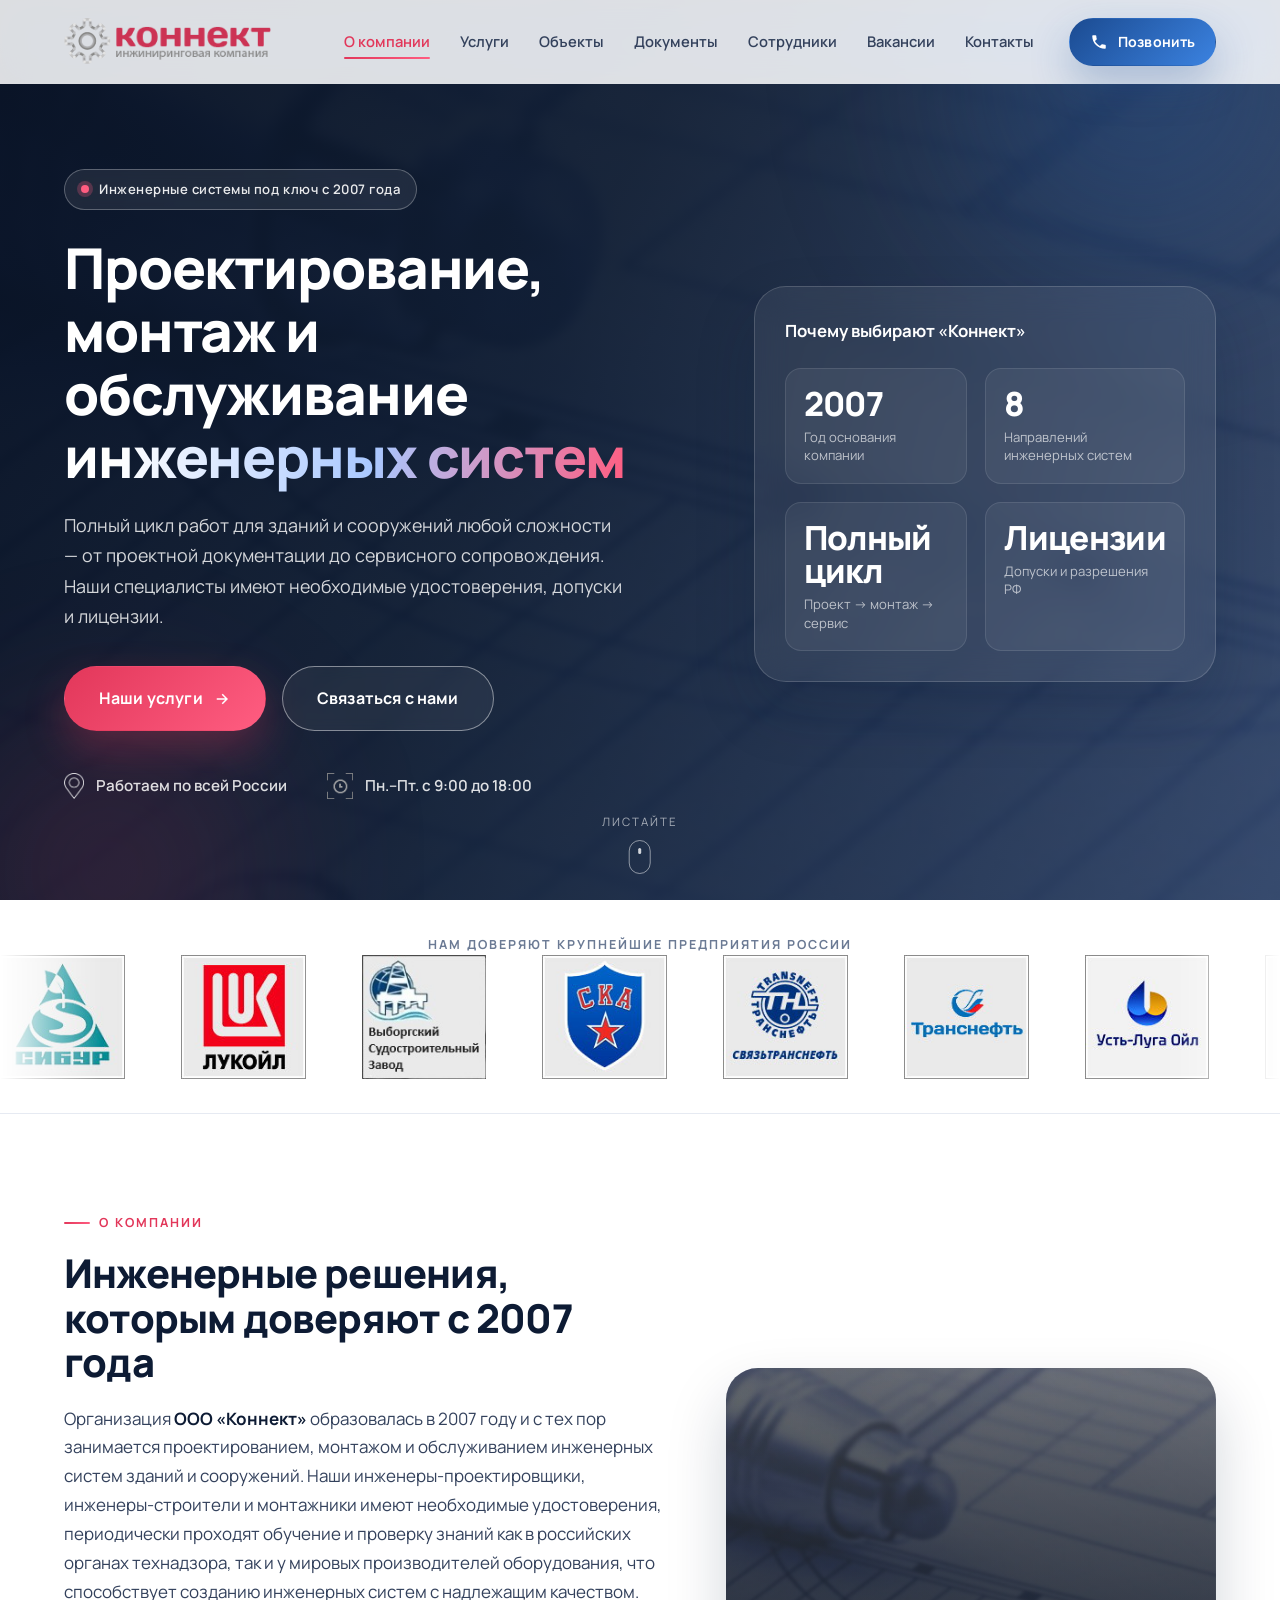
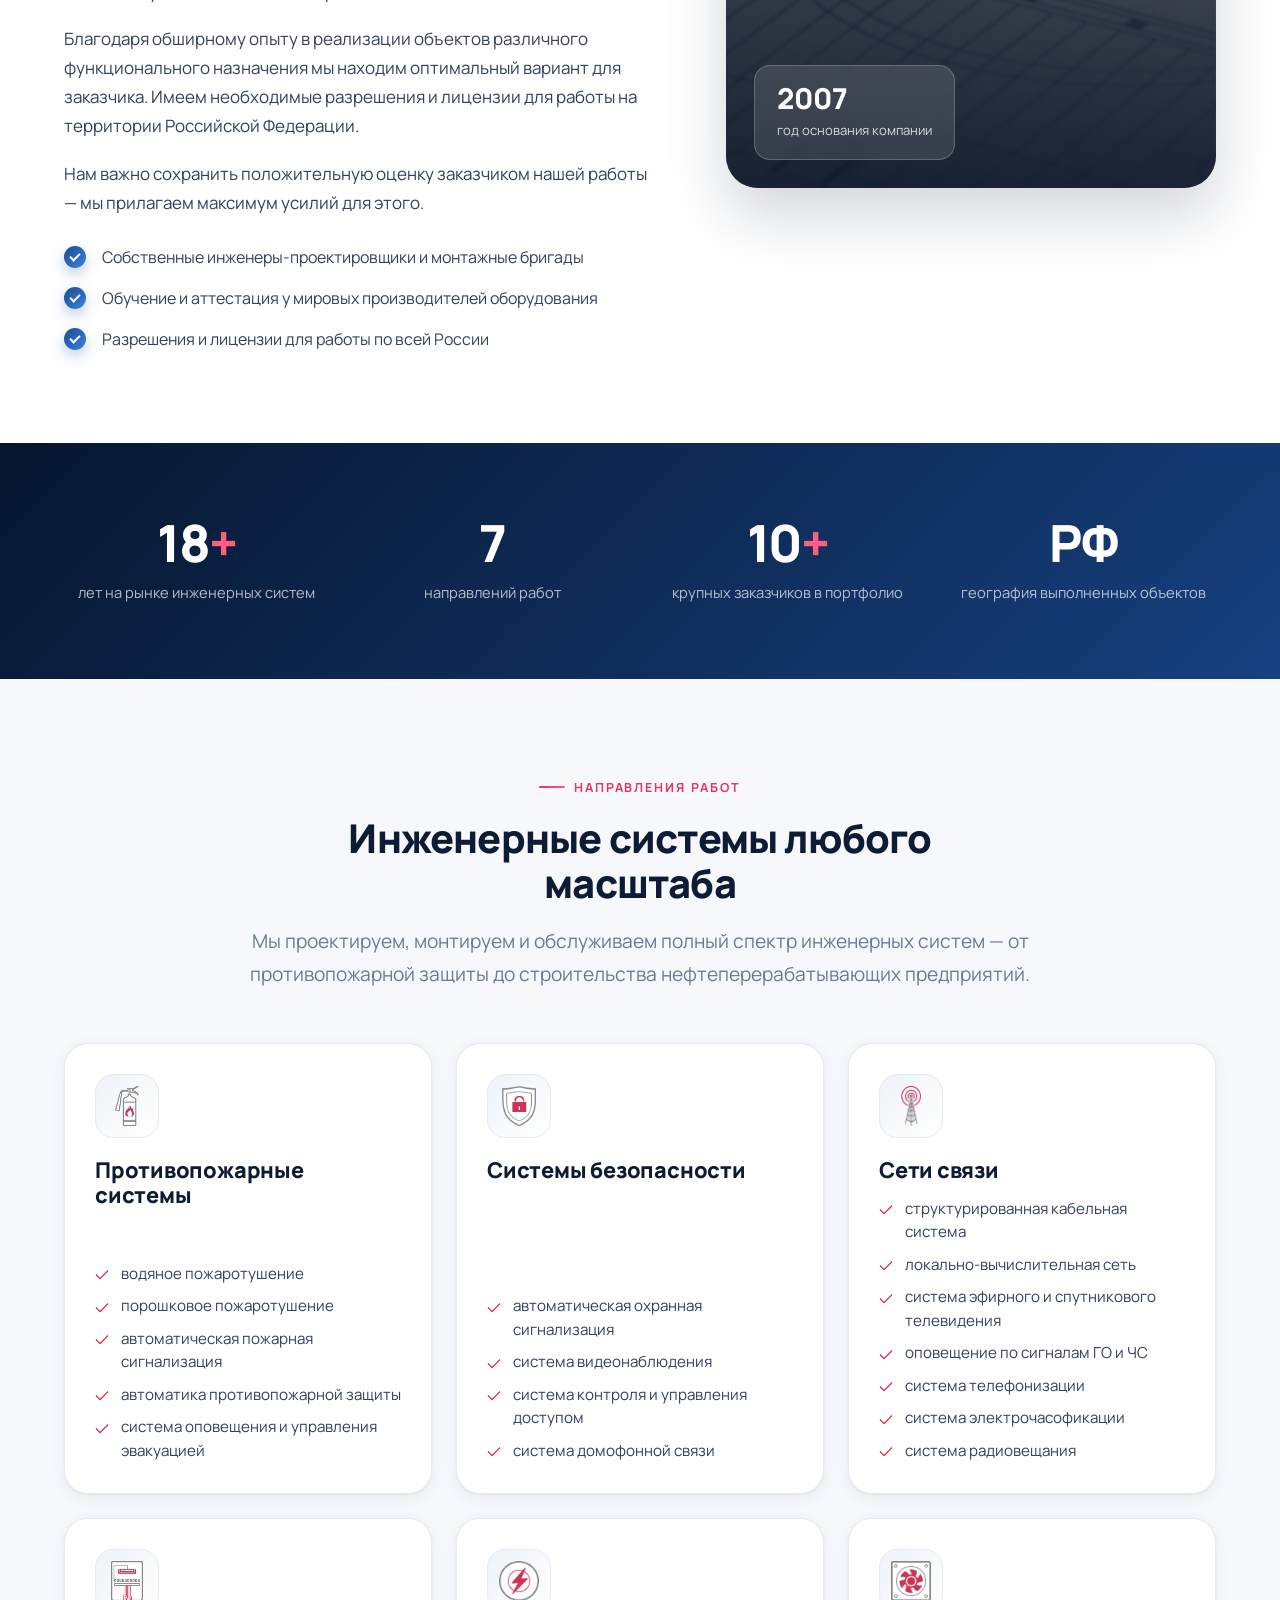
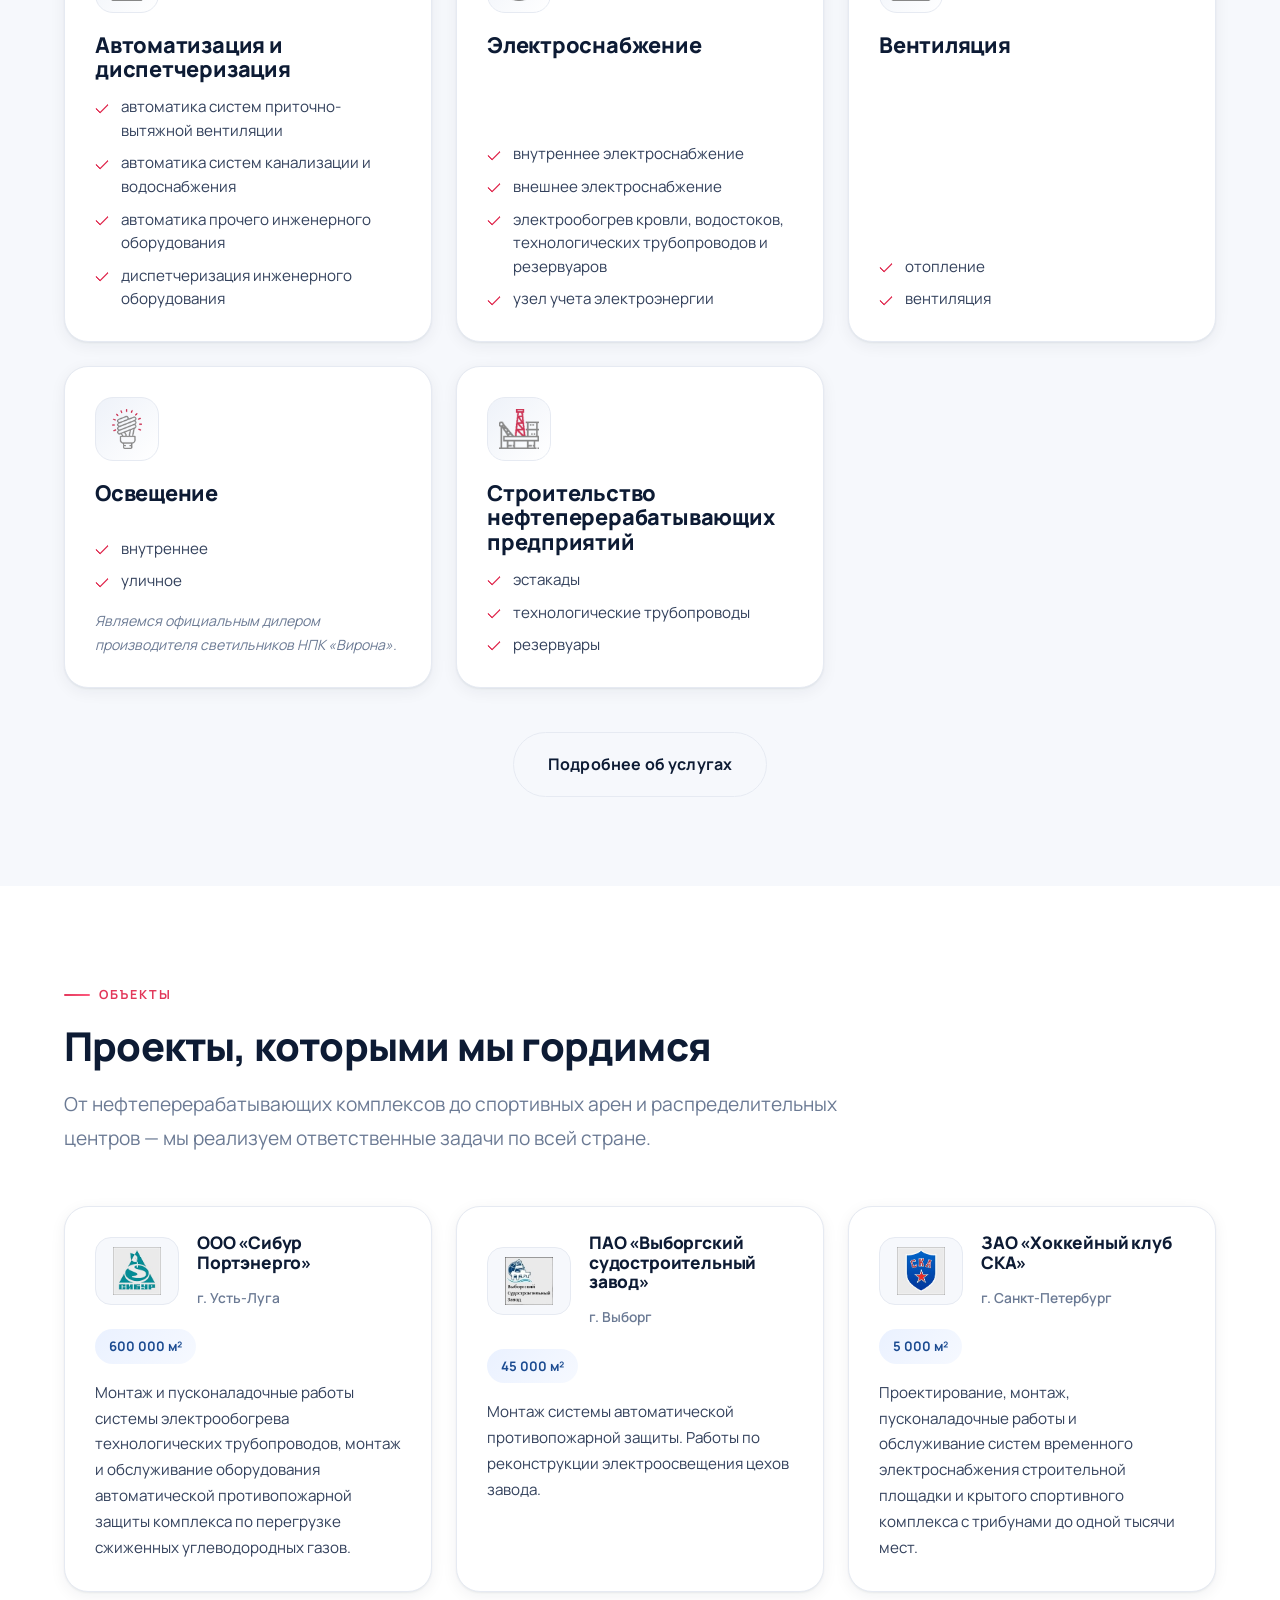
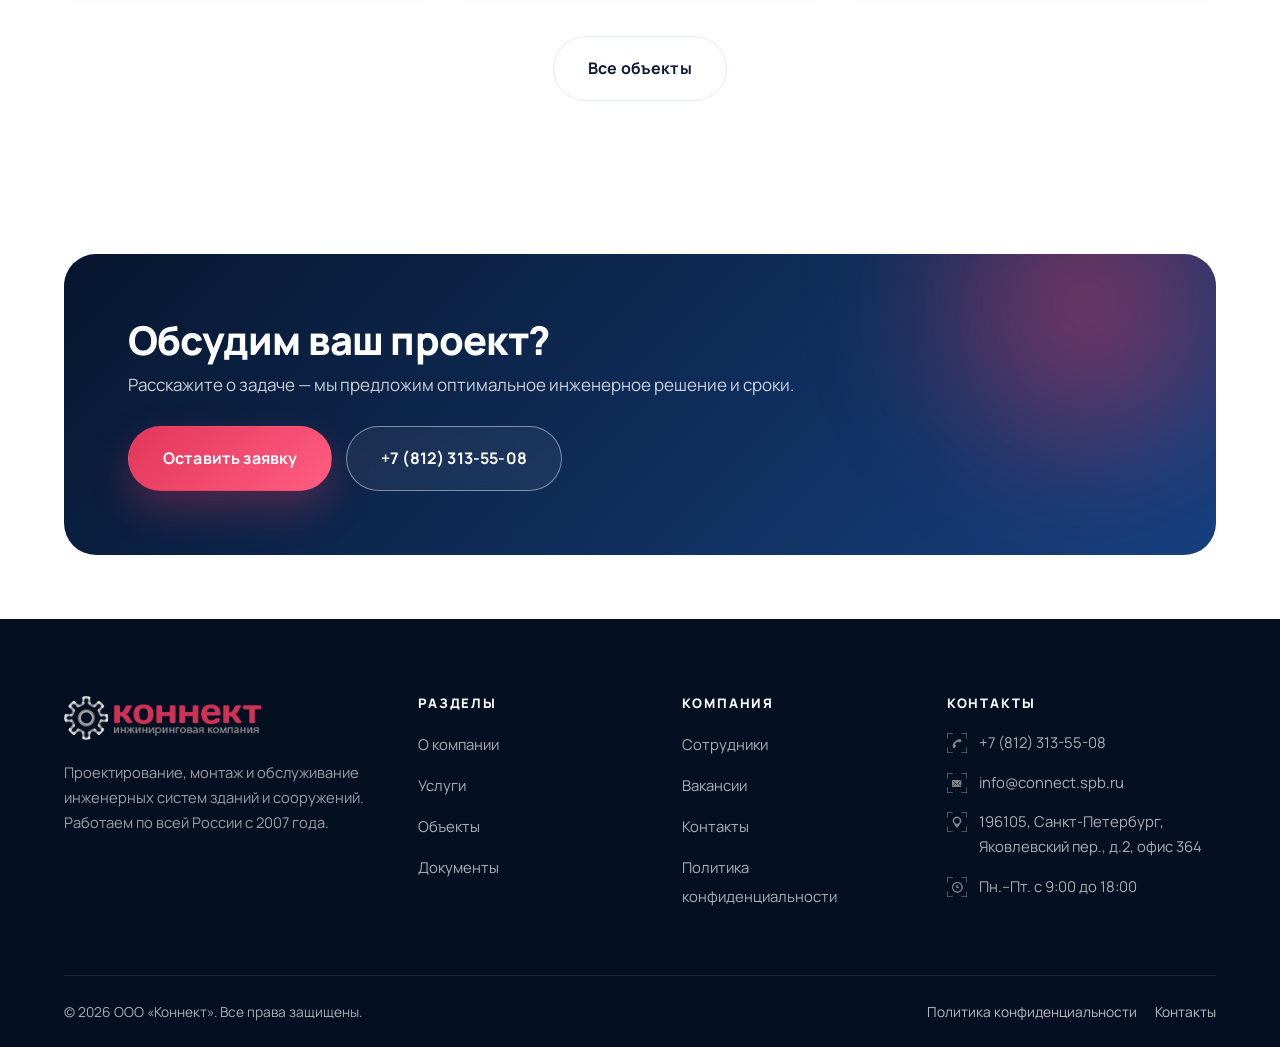
<file: index.html>
<!DOCTYPE html>
<html lang="ru">
<head>
  <meta charset="utf-8">
  <meta name="viewport" content="width=device-width, initial-scale=1">
  <title>ООО «Коннект» — проектирование, монтаж и обслуживание инженерных систем | Санкт-Петербург</title>
  <meta name="description" content="ООО «Коннект» с 2007 года проектирует, монтирует и обслуживает инженерные системы зданий и сооружений: пожарную безопасность, электроснабжение, вентиляцию, слаботочные и охранные системы. Работаем по всей России.">
  <meta name="keywords" content="инженерные системы, проектирование, монтаж, обслуживание, пожарная сигнализация, электроснабжение, вентиляция, слаботочные системы, Коннект, Санкт-Петербург">
  <meta name="author" content="ООО «Коннект»">
  <meta name="robots" content="index, follow">
  <meta name="theme-color" content="#07162e">
  <link rel="canonical" href="https://system785.github.io/connekt/">

  <!-- Open Graph -->
  <meta property="og:type" content="website">
  <meta property="og:site_name" content="ООО «Коннект»">
  <meta property="og:locale" content="ru_RU">
  <meta property="og:title" content="ООО «Коннект» — инженерные системы под ключ">
  <meta property="og:description" content="Проектирование, монтаж и обслуживание инженерных систем зданий и сооружений. Опыт с 2007 года, работа по всей России.">
  <meta property="og:url" content="https://system785.github.io/connekt/">
  <meta property="og:image" content="https://system785.github.io/connekt/assets/images/banner1.jpg">
  <meta name="twitter:card" content="summary_large_image">

  <link rel="icon" href="assets/images/favicon.svg" type="image/svg+xml">
  <link rel="apple-touch-icon" href="assets/images/connekt-logo.png">

  <link rel="preconnect" href="https://fonts.googleapis.com">
  <link rel="preconnect" href="https://fonts.gstatic.com" crossorigin>
  <link href="https://fonts.googleapis.com/css2?family=Manrope:wght@400;500;600;700;800&display=swap" rel="stylesheet">
  <link rel="preload" as="image" href="assets/images/banner1.jpg">
  <link rel="stylesheet" href="assets/css/style.css">

  <script type="application/ld+json">
  {
    "@context": "https://schema.org",
    "@type": "Organization",
    "name": "ООО «Коннект»",
    "url": "https://system785.github.io/connekt/",
    "logo": "https://system785.github.io/connekt/assets/images/connekt-logo.png",
    "foundingDate": "2007",
    "description": "Проектирование, монтаж и обслуживание инженерных систем зданий и сооружений.",
    "telephone": "+7 (812) 313-55-08",
    "email": "info@connect.spb.ru",
    "address": {
      "@type": "PostalAddress",
      "postalCode": "196105",
      "addressLocality": "Санкт-Петербург",
      "streetAddress": "Яковлевский пер., д.2, офис 364",
      "addressCountry": "RU"
    },
    "openingHours": "Mo-Fr 09:00-18:00",
    "areaServed": "RU"
  }
  </script>
</head>
<body>
  <a class="visually-hidden" href="#main" style="position:absolute;left:-9999px">Перейти к содержимому</a>

  <!-- ===================== ШАПКА ===================== -->
  <header class="site-header" id="siteHeader">
    <div class="container header-inner">
      <a class="brand" href="index.html" aria-label="ООО «Коннект» — на главную">
        <img src="assets/images/connekt-logo.png" alt="Логотип ООО «Коннект»" width="234" height="52" fetchpriority="high">
      </a>
      <nav class="main-nav" id="mainNav" aria-label="Основная навигация">
        <ul class="nav-list">
          <li><a class="nav-link is-active" href="index.html" aria-current="page">О компании</a></li>
          <li><a class="nav-link" href="services.html">Услуги</a></li>
          <li><a class="nav-link" href="projects.html">Объекты</a></li>
          <li><a class="nav-link" href="documents.html">Документы</a></li>
          <li><a class="nav-link" href="sotrudniki.html">Сотрудники</a></li>
          <li><a class="nav-link" href="vakansii.html">Вакансии</a></li>
          <li><a class="nav-link" href="kontakty.html">Контакты</a></li>
        </ul>
        <a class="btn btn--primary btn--sm nav-cta" href="tel:+78123135508">
          <svg viewBox="0 0 24 24" width="18" height="18" aria-hidden="true"><path d="M6.6 10.8c1.4 2.8 3.8 5.2 6.6 6.6l2.2-2.2c.3-.3.7-.4 1-.2 1.1.4 2.3.6 3.6.6.6 0 1 .4 1 1V20c0 .6-.4 1-1 1C10.6 21 3 13.4 3 4c0-.6.4-1 1-1h3.4c.6 0 1 .4 1 1 0 1.3.2 2.5.6 3.6.1.4 0 .8-.2 1l-2.2 2.2z" fill="currentColor"/></svg>
          Позвонить
        </a>
      </nav>
      <button class="nav-toggle" id="navToggle" aria-label="Открыть меню" aria-expanded="false" aria-controls="mainNav">
        <span></span><span></span><span></span>
      </button>
      <div class="scroll-progress" aria-hidden="true"></div>
    </div>
  </header>

  <main id="main">
    <!-- ===================== HERO ===================== -->
    <section class="hero">
      <div class="hero__bg" data-parallax aria-hidden="true"></div>
      <div class="container hero__grid">
        <div class="hero__text reveal">
          <span class="hero__badge"><span class="dot"></span> Инженерные системы под ключ с 2007 года</span>
          <h1>Проектирование, монтаж и обслуживание <span class="grad">инженерных систем</span></h1>
          <p class="hero__sub">Полный цикл работ для зданий и сооружений любой сложности — от проектной документации до сервисного сопровождения. Наши специалисты имеют необходимые удостоверения, допуски и лицензии.</p>
          <div class="hero__actions">
            <a class="btn btn--accent btn--lg" href="services.html">
              Наши услуги
              <svg viewBox="0 0 24 24" width="18" height="18" aria-hidden="true"><path d="M5 11h11.2l-4.6-4.6L13 5l7 7-7 7-1.4-1.4L16.2 13H5z" fill="currentColor"/></svg>
            </a>
            <a class="btn btn--ghost btn--lg" href="kontakty.html">Связаться с нами</a>
          </div>
          <div class="hero__facts">
            <div class="hero__fact"><img src="assets/images/icon_map_main_white.png" alt="" aria-hidden="true"><span>Работаем по всей России</span></div>
            <div class="hero__fact"><img src="assets/images/clock.png" alt="" aria-hidden="true"><span>Пн.–Пт. с 9:00 до 18:00</span></div>
          </div>
        </div>

        <aside class="hero__panel reveal reveal--right" data-delay="2" aria-label="Ключевые преимущества">
          <div class="hero__panel-title">Почему выбирают «Коннект»</div>
          <div class="hero__stats">
            <div class="hero__stat"><b>2007</b><small>Год основания компании</small></div>
            <div class="hero__stat"><b>8</b><small>Направлений инженерных систем</small></div>
            <div class="hero__stat"><b>Полный цикл</b><small>Проект → монтаж → сервис</small></div>
            <div class="hero__stat"><b>Лицензии</b><small>Допуски и разрешения РФ</small></div>
          </div>
        </aside>
      </div>
      <span class="hero__scroll" aria-hidden="true">Листайте<i></i></span>
    </section>

    <!-- ===================== ЛОГОТИПЫ КЛИЕНТОВ ===================== -->
    <section class="trust" aria-label="Наши заказчики">
      <div class="container">
        <p class="trust__label">Нам доверяют крупнейшие предприятия России</p>
      </div>
      <div class="marquee">
        <div class="marquee__track">
          <img src="assets/images/logos/sibur.jpg" alt="СИБУР" width="137" height="136">
          <img src="assets/images/logos/lukoil.jpg" alt="ЛУКОЙЛ" width="137" height="136">
          <img src="assets/images/logos/vsz.jpg" alt="Выборгский судостроительный завод" width="137" height="136">
          <img src="assets/images/logos/ska.jpg" alt="Хоккейный клуб СКА" width="137" height="136">
          <img src="assets/images/logos/svjaztransneft.jpg" alt="СвязьТранснефть" width="137" height="136">
          <img src="assets/images/logos/transneft.jpg" alt="Транснефть" width="137" height="136">
          <img src="assets/images/logos/ustlugaoil.jpg" alt="Усть-Луга Ойл" width="137" height="136">
          <img src="assets/images/logos/png/tander.png" alt="Тандер (Магнит)">
          <img src="assets/images/logos/png/lenta.png" alt="Лента">
          <img src="assets/images/logos/png/stroitrest.png" alt="Строительный Трест">
          <img src="assets/images/logos/png/upolus.png" alt="ТРК Южный полюс">
          <img src="assets/images/logos/sibur.jpg" alt="" aria-hidden="true" width="137" height="136">
          <img src="assets/images/logos/lukoil.jpg" alt="" aria-hidden="true" width="137" height="136">
          <img src="assets/images/logos/vsz.jpg" alt="" aria-hidden="true" width="137" height="136">
          <img src="assets/images/logos/ska.jpg" alt="" aria-hidden="true" width="137" height="136">
          <img src="assets/images/logos/svjaztransneft.jpg" alt="" aria-hidden="true" width="137" height="136">
          <img src="assets/images/logos/transneft.jpg" alt="" aria-hidden="true" width="137" height="136">
          <img src="assets/images/logos/ustlugaoil.jpg" alt="" aria-hidden="true" width="137" height="136">
          <img src="assets/images/logos/png/tander.png" alt="" aria-hidden="true">
          <img src="assets/images/logos/png/lenta.png" alt="" aria-hidden="true">
          <img src="assets/images/logos/png/stroitrest.png" alt="" aria-hidden="true">
          <img src="assets/images/logos/png/upolus.png" alt="" aria-hidden="true">
        </div>
      </div>
    </section>

    <!-- ===================== О КОМПАНИИ ===================== -->
    <section class="section" id="about">
      <div class="container">
        <div class="about-grid">
          <div class="reveal reveal--left">
            <span class="eyebrow">О компании</span>
            <h2>Инженерные решения, которым доверяют с 2007 года</h2>
            <p>Организация <strong>ООО «Коннект»</strong> образовалась в 2007 году и с тех пор занимается проектированием, монтажом и обслуживанием инженерных систем зданий и сооружений. Наши инженеры-проектировщики, инженеры-строители и монтажники имеют необходимые удостоверения, периодически проходят обучение и проверку знаний как в российских органах технадзора, так и у мировых производителей оборудования, что способствует созданию инженерных систем с надлежащим качеством.</p>
            <p>Благодаря обширному опыту в реализации объектов различного функционального назначения мы находим оптимальный вариант для заказчика. Имеем необходимые разрешения и лицензии для работы на территории Российской Федерации.</p>
            <p>Нам важно сохранить положительную оценку заказчиком нашей работы — мы прилагаем максимум усилий для этого.</p>
            <ul class="checklist">
              <li>Собственные инженеры-проектировщики и монтажные бригады</li>
              <li>Обучение и аттестация у мировых производителей оборудования</li>
              <li>Разрешения и лицензии для работы по всей России</li>
            </ul>
          </div>
          <div class="reveal reveal--right" data-delay="1">
            <div class="about-media" role="img" aria-label="Инженерные системы промышленного объекта">
              <div class="about-media__overlay">
                <div class="about-media__badge"><b>2007</b><span>год основания компании</span></div>
              </div>
            </div>
          </div>
        </div>
      </div>
    </section>

    <!-- ===================== СТАТИСТИКА ===================== -->
    <section class="section section--navy section--tight">
      <div class="container">
        <div class="stats">
          <div class="stat reveal"><b><span data-count="19">19</span><em>+</em></b><small>лет на рынке инженерных систем</small></div>
          <div class="stat reveal" data-delay="1"><b><span data-count="8">8</span></b><small>направлений работ</small></div>
          <div class="stat reveal" data-delay="2"><b><span data-count="11">11</span><em>+</em></b><small>крупных заказчиков в портфолио</small></div>
          <div class="stat reveal" data-delay="3"><b>РФ</b><small>география выполненных объектов</small></div>
        </div>
      </div>
    </section>

    <!-- ===================== УСЛУГИ ===================== -->
    <section class="section section--surface" id="services">
      <div class="container">
        <div class="section-head section-head--center reveal">
          <span class="eyebrow">Направления работ</span>
          <h2>Инженерные системы любого масштаба</h2>
          <p class="lead">Мы проектируем, монтируем и обслуживаем полный спектр инженерных систем — от противопожарной защиты до строительства нефтеперерабатывающих предприятий.</p>
        </div>

        <div class="cards cards--services">
          <article class="card reveal" data-delay="1">
            <div class="card__icon"><img src="assets/images/service-1a-fire-prevention-systems.png" alt="" aria-hidden="true"></div>
            <h3>Противопожарные системы</h3>
            <ul class="card__list">
              <li>водяное пожаротушение</li>
              <li>порошковое пожаротушение</li>
              <li>автоматическая пожарная сигнализация</li>
              <li>автоматика противопожарной защиты</li>
              <li>система оповещения и управления эвакуацией</li>
            </ul>
          </article>

          <article class="card reveal" data-delay="2">
            <div class="card__icon"><img src="assets/images/service-2a-security-systems.png" alt="" aria-hidden="true"></div>
            <h3>Системы безопасности</h3>
            <ul class="card__list">
              <li>автоматическая охранная сигнализация</li>
              <li>система видеонаблюдения</li>
              <li>система контроля и управления доступом</li>
              <li>система домофонной связи</li>
            </ul>
          </article>

          <article class="card reveal" data-delay="3">
            <div class="card__icon"><img src="assets/images/service-3a-communication-networking.png" alt="" aria-hidden="true"></div>
            <h3>Сети связи</h3>
            <ul class="card__list">
              <li>структурированная кабельная система</li>
              <li>локально-вычислительная сеть</li>
              <li>система эфирного и спутникового телевидения</li>
              <li>оповещение по сигналам ГО и ЧС</li>
              <li>система телефонизации</li>
              <li>система электрочасофикации</li>
              <li>система радиовещания</li>
            </ul>
          </article>

          <article class="card reveal" data-delay="4">
            <div class="card__icon"><img src="assets/images/service-4a-automation-dispatching.png" alt="" aria-hidden="true"></div>
            <h3>Автоматизация и диспетчеризация</h3>
            <ul class="card__list">
              <li>автоматика систем приточно-вытяжной вентиляции</li>
              <li>автоматика систем канализации и водоснабжения</li>
              <li>автоматика прочего инженерного оборудования</li>
              <li>диспетчеризация инженерного оборудования</li>
            </ul>
          </article>

          <article class="card reveal" data-delay="1">
            <div class="card__icon"><img src="assets/images/service-5a-electric-power-supply.png" alt="" aria-hidden="true"></div>
            <h3>Электроснабжение</h3>
            <ul class="card__list">
              <li>внутреннее электроснабжение</li>
              <li>внешнее электроснабжение</li>
              <li>электрообогрев кровли, водостоков, технологических трубопроводов и резервуаров</li>
              <li>узел учета электроэнергии</li>
            </ul>
          </article>

          <article class="card reveal" data-delay="2">
            <div class="card__icon"><img src="assets/images/service-6a-ventilation.png" alt="" aria-hidden="true"></div>
            <h3>Вентиляция</h3>
            <ul class="card__list">
              <li>отопление</li>
              <li>вентиляция</li>
            </ul>
          </article>

          <article class="card reveal" data-delay="3">
            <div class="card__icon"><img src="assets/images/service-7a-lights.png" alt="" aria-hidden="true"></div>
            <h3>Освещение</h3>
            <ul class="card__list">
              <li>внутреннее</li>
              <li>уличное</li>
            </ul>
            <p class="card__note">Являемся официальным дилером производителя светильников НПК «Вирона».</p>
          </article>

          <article class="card reveal" data-delay="4">
            <div class="card__icon"><img src="assets/images/service-8a-oil-refining.png" alt="" aria-hidden="true"></div>
            <h3>Строительство нефтеперерабатывающих предприятий</h3>
            <ul class="card__list">
              <li>эстакады</li>
              <li>технологические трубопроводы</li>
              <li>резервуары</li>
            </ul>
          </article>
        </div>

        <div class="text-center reveal" style="margin-top:44px">
          <a class="btn btn--outline btn--lg" href="services.html">Подробнее об услугах</a>
        </div>
      </div>
    </section>

    <!-- ===================== ОБЪЕКТЫ ===================== -->
    <section class="section" id="projects">
      <div class="container">
        <div class="section-head reveal">
          <span class="eyebrow">Объекты</span>
          <h2>Проекты, которыми мы гордимся</h2>
          <p class="lead">От нефтеперерабатывающих комплексов до спортивных арен и распределительных центров — мы реализуем ответственные задачи по всей стране.</p>
        </div>

        <div class="cards cards--projects">
          <article class="card project reveal" data-delay="1">
            <div class="project__head">
              <div class="project__logo"><img src="assets/images/logos/sibur.jpg" alt="СИБУР Портэнерго" loading="lazy"></div>
              <div>
                <h3 class="project__title">ООО «Сибур Портэнерго»</h3>
                <div class="project__loc">г. Усть-Луга</div>
              </div>
            </div>
            <div class="project__body">
              <span class="project__area">600 000 м²</span>
              <p class="project__desc">Монтаж и пусконаладочные работы системы электрообогрева технологических трубопроводов, монтаж и обслуживание оборудования автоматической противопожарной защиты комплекса по перегрузке сжиженных углеводородных газов.</p>
            </div>
          </article>

          <article class="card project reveal" data-delay="2">
            <div class="project__head">
              <div class="project__logo"><img src="assets/images/logos/vsz.jpg" alt="Выборгский судостроительный завод" loading="lazy"></div>
              <div>
                <h3 class="project__title">ПАО «Выборгский судостроительный завод»</h3>
                <div class="project__loc">г. Выборг</div>
              </div>
            </div>
            <div class="project__body">
              <span class="project__area">45 000 м²</span>
              <p class="project__desc">Монтаж системы автоматической противопожарной защиты. Работы по реконструкции электроосвещения цехов завода.</p>
            </div>
          </article>

          <article class="card project reveal" data-delay="3">
            <div class="project__head">
              <div class="project__logo"><img src="assets/images/logos/ska.jpg" alt="Хоккейный клуб СКА" loading="lazy"></div>
              <div>
                <h3 class="project__title">ЗАО «Хоккейный клуб СКА»</h3>
                <div class="project__loc">г. Санкт-Петербург</div>
              </div>
            </div>
            <div class="project__body">
              <span class="project__area">5 000 м²</span>
              <p class="project__desc">Проектирование, монтаж, пусконаладочные работы и обслуживание систем временного электроснабжения строительной площадки и крытого спортивного комплекса с трибунами до одной тысячи мест.</p>
            </div>
          </article>
        </div>

        <div class="text-center reveal" style="margin-top:44px">
          <a class="btn btn--outline btn--lg" href="projects.html">Все объекты</a>
        </div>
      </div>
    </section>

    <!-- ===================== CTA ===================== -->
    <section class="section section--tight">
      <div class="container">
        <div class="cta reveal">
          <div class="cta__inner">
            <div>
              <h2>Обсудим ваш проект?</h2>
              <p>Расскажите о задаче — мы предложим оптимальное инженерное решение и сроки.</p>
            </div>
            <div class="cta__actions">
              <a class="btn btn--accent btn--lg" href="kontakty.html">Оставить заявку</a>
              <a class="btn btn--ghost btn--lg" href="tel:+78123135508">+7 (812) 313-55-08</a>
            </div>
          </div>
        </div>
      </div>
    </section>
  </main>

  <!-- ===================== ПОДВАЛ ===================== -->
  <footer class="site-footer">
    <div class="container">
      <div class="footer-grid">
        <div class="footer-brand">
          <img src="assets/images/connekt-logo.png" alt="ООО «Коннект»" width="234" height="52" loading="lazy">
          <p>Проектирование, монтаж и обслуживание инженерных систем зданий и сооружений. Работаем по всей России с 2007 года.</p>
        </div>
        <div class="footer-col">
          <h3>Разделы</h3>
          <ul>
            <li><a href="index.html">О компании</a></li>
            <li><a href="services.html">Услуги</a></li>
            <li><a href="projects.html">Объекты</a></li>
            <li><a href="documents.html">Документы</a></li>
          </ul>
        </div>
        <div class="footer-col">
          <h3>Компания</h3>
          <ul>
            <li><a href="sotrudniki.html">Сотрудники</a></li>
            <li><a href="vakansii.html">Вакансии</a></li>
            <li><a href="kontakty.html">Контакты</a></li>
            <li><a href="privacy.html">Политика конфиденциальности</a></li>
          </ul>
        </div>
        <div class="footer-col">
          <h3>Контакты</h3>
          <div class="footer-contact">
            <a href="tel:+78123135508"><img src="assets/images/phone.png" alt="" aria-hidden="true"> +7 (812) 313-55-08</a>
            <a href="mailto:info@connect.spb.ru"><img src="assets/images/mail.png" alt="" aria-hidden="true"> info@connect.spb.ru</a>
            <span><img src="assets/images/map.png" alt="" aria-hidden="true"> 196105, Санкт-Петербург, Яковлевский пер., д.2, офис 364</span>
            <span><img src="assets/images/clock.png" alt="" aria-hidden="true"> Пн.–Пт. с 9:00 до 18:00</span>
          </div>
        </div>
      </div>
      <div class="footer-bottom">
        <span>© <span data-year>2026</span> ООО «Коннект». Все права защищены.</span>
        <div class="footer-legal">
          <a href="privacy.html">Политика конфиденциальности</a>
          <a href="kontakty.html">Контакты</a>
        </div>
      </div>
    </div>
  </footer>

  <button class="to-top" aria-label="Наверх">
    <svg viewBox="0 0 24 24" width="20" height="20" aria-hidden="true"><path d="M12 5l7 7-1.4 1.4L13 8.8V19h-2V8.8L6.4 13.4 5 12l7-7z" fill="currentColor"/></svg>
  </button>

  <script src="assets/js/main.js" defer></script>
</body>
</html>
</file>
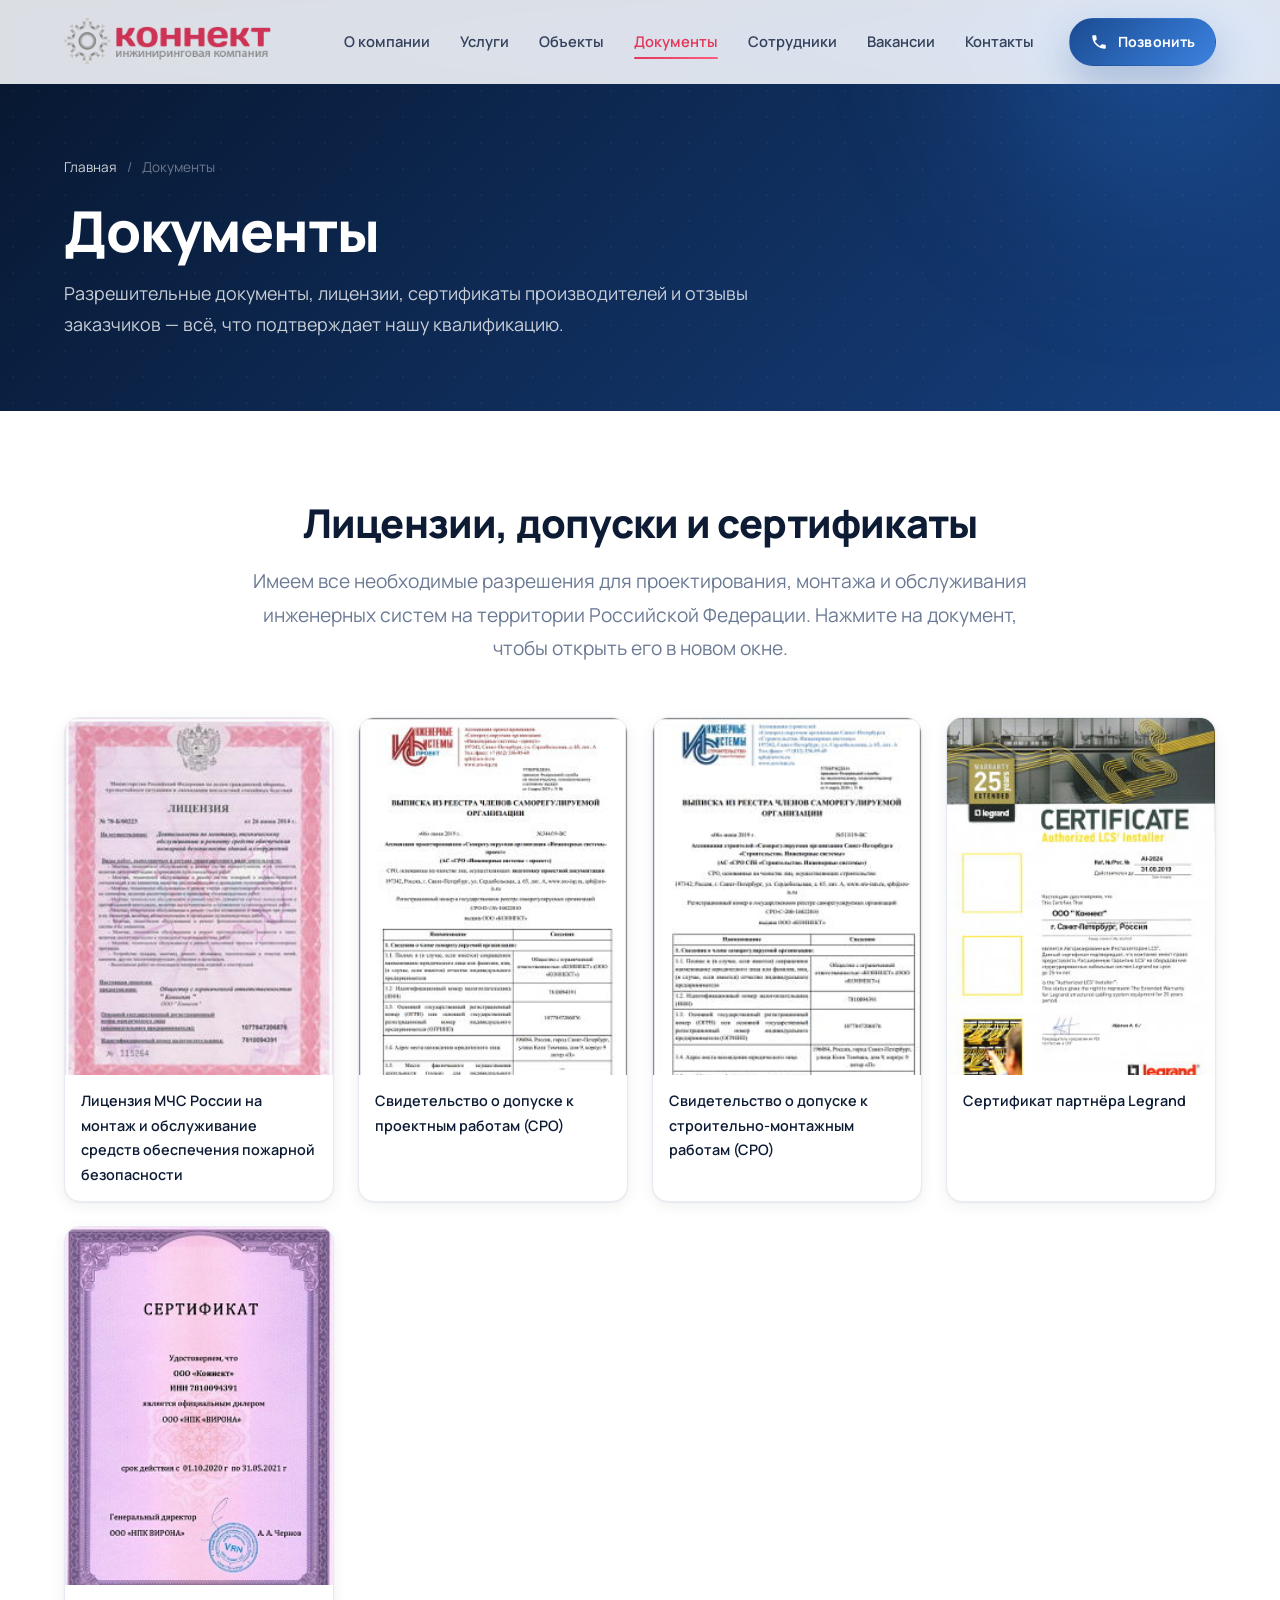
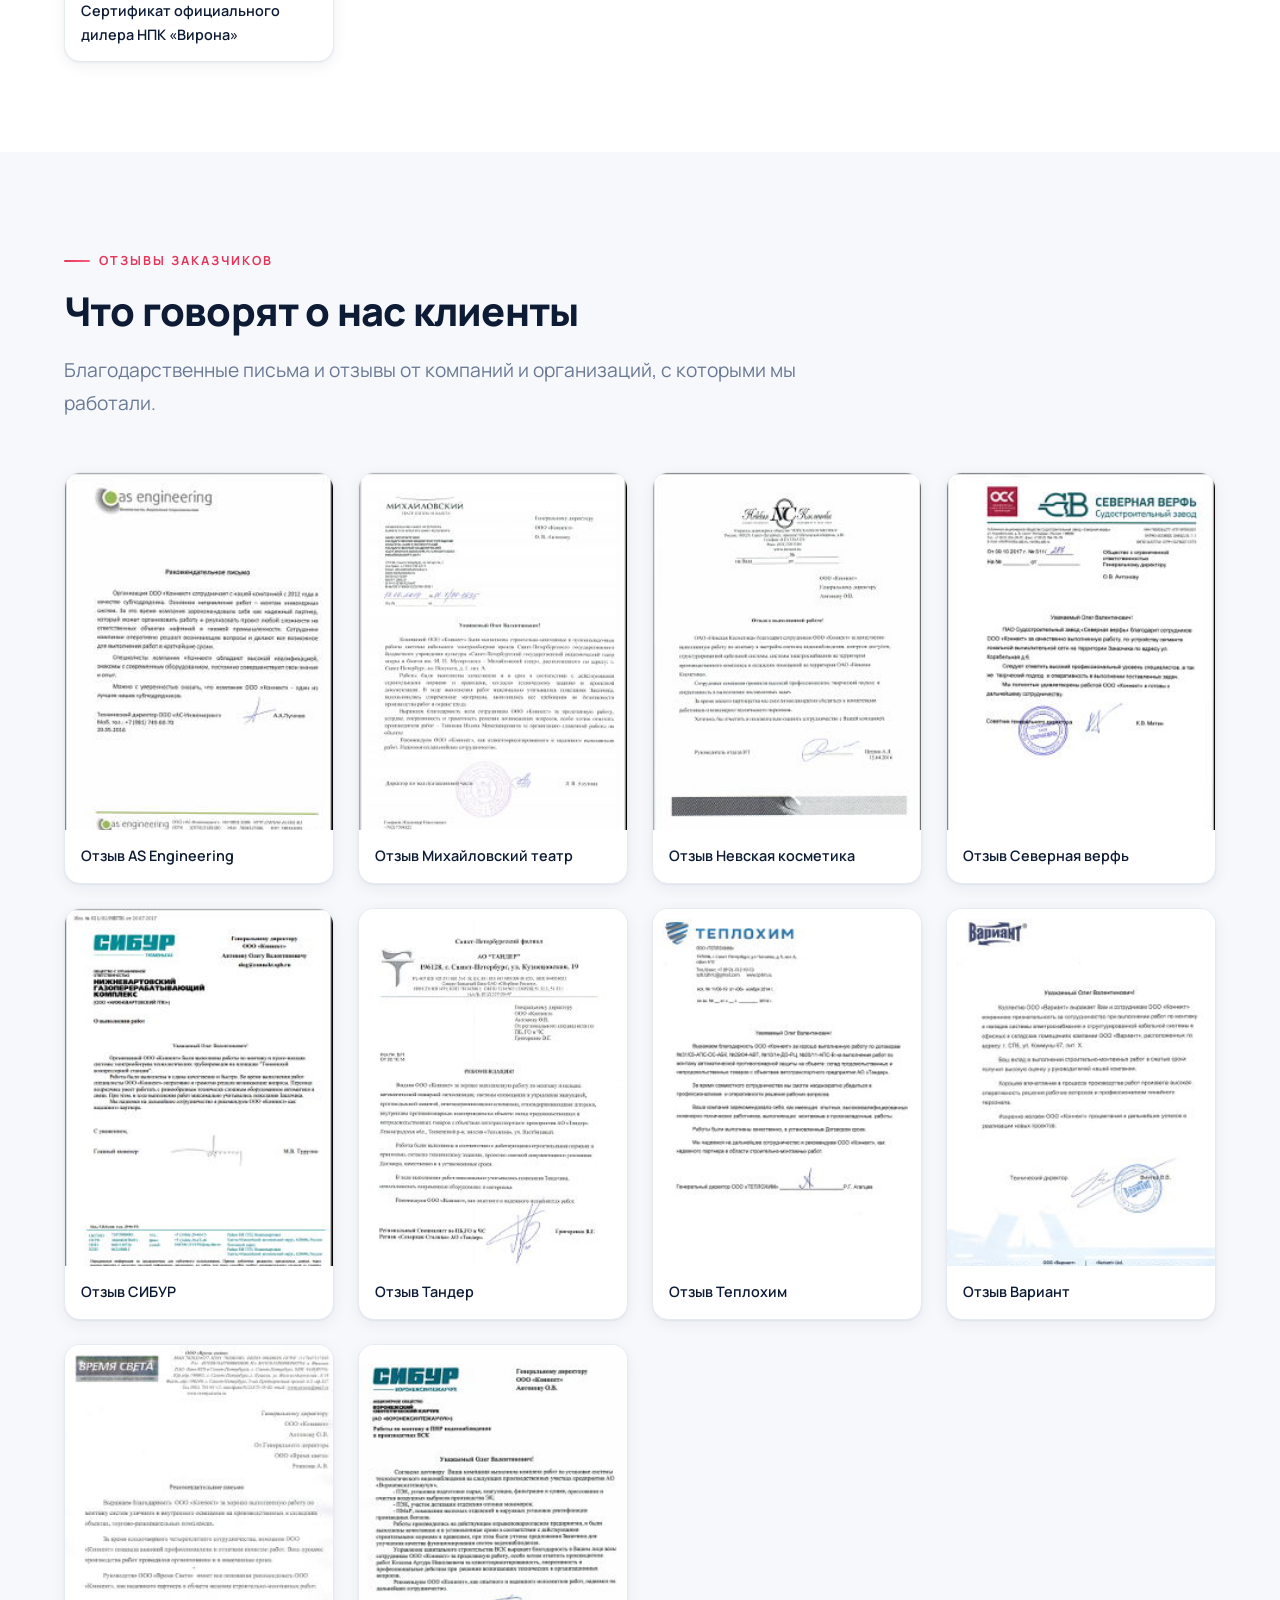
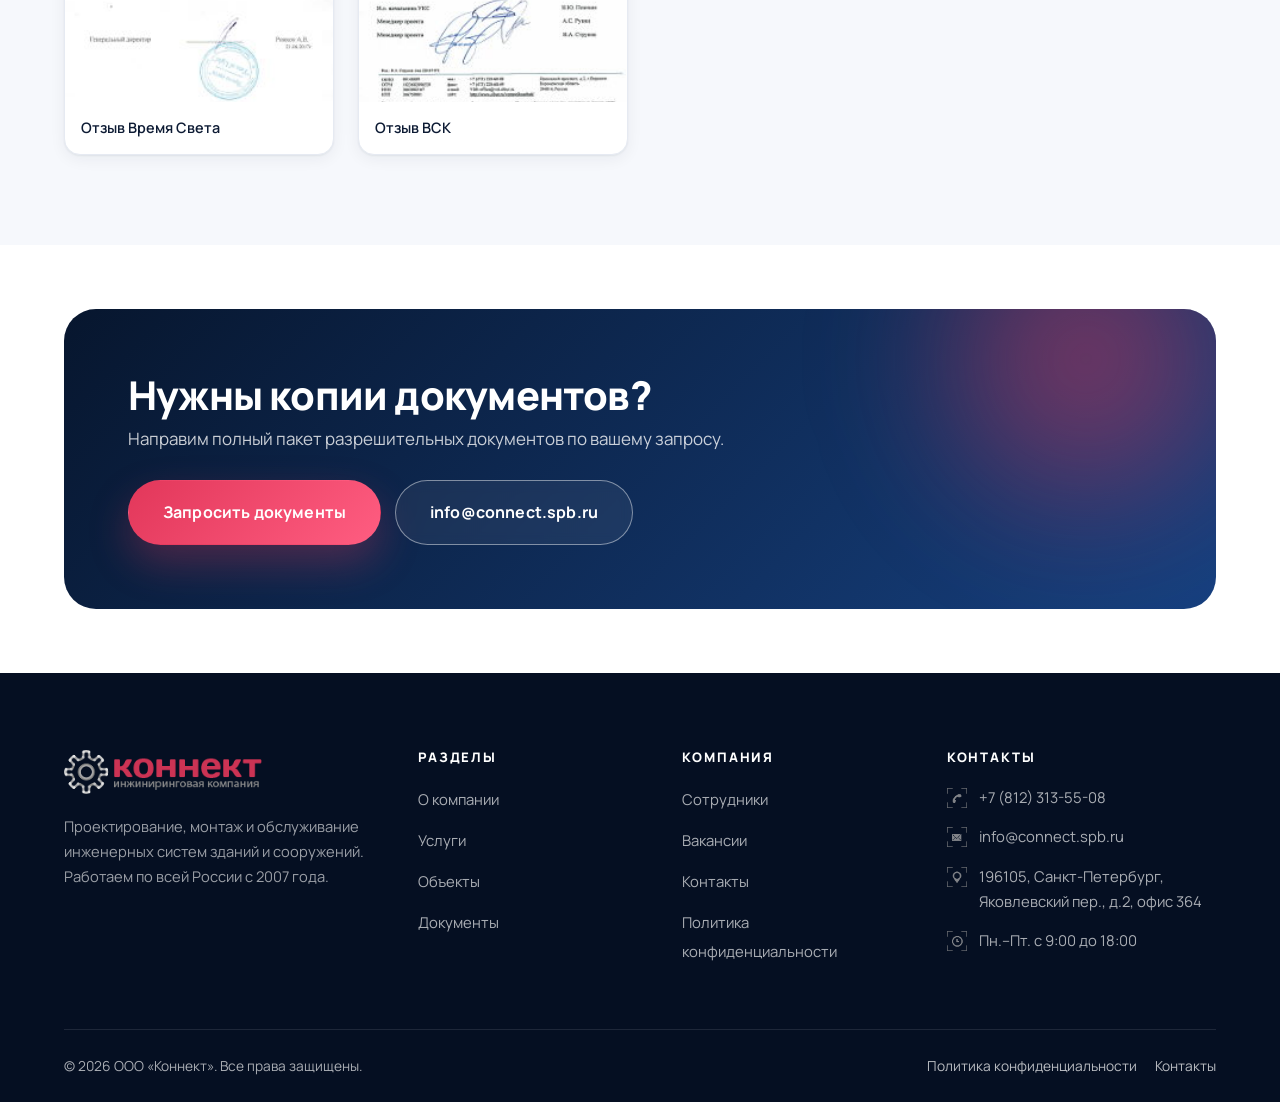
<file: documents.html>
<!DOCTYPE html>
<html lang="ru">
<head>
  <meta charset="utf-8">
  <meta name="viewport" content="width=device-width, initial-scale=1">
  <title>Документы и отзывы заказчиков | ООО «Коннект»</title>
  <meta name="description" content="Разрешительные документы, лицензии, сертификаты и отзывы заказчиков ООО «Коннект»: лицензия МЧС, допуски СРО, сертификаты Legrand и НПК «Вирона».">
  <meta name="keywords" content="документы, лицензии, сертификаты, отзывы, СРО, МЧС, Legrand, Вирона, Коннект">
  <meta name="robots" content="index, follow">
  <meta name="theme-color" content="#07162e">
  <link rel="canonical" href="https://system785.github.io/connekt/documents.html">
  <meta property="og:type" content="website">
  <meta property="og:site_name" content="ООО «Коннект»">
  <meta property="og:locale" content="ru_RU">
  <meta property="og:title" content="Документы и отзывы заказчиков | ООО «Коннект»">
  <meta property="og:description" content="Лицензии, допуски, сертификаты и отзывы о работе ООО «Коннект».">
  <meta property="og:url" content="https://system785.github.io/connekt/documents.html">
  <meta property="og:image" content="https://system785.github.io/connekt/assets/images/banner1.jpg">
  <meta name="twitter:card" content="summary_large_image">
  <link rel="icon" href="assets/images/favicon.svg" type="image/svg+xml">
  <link rel="apple-touch-icon" href="assets/images/connekt-logo.png">
  <link rel="preconnect" href="https://fonts.googleapis.com">
  <link rel="preconnect" href="https://fonts.gstatic.com" crossorigin>
  <link href="https://fonts.googleapis.com/css2?family=Manrope:wght@400;500;600;700;800&display=swap" rel="stylesheet">
  <link rel="stylesheet" href="assets/css/style.css">
  <script type="application/ld+json">
  {
    "@context": "https://schema.org",
    "@type": "BreadcrumbList",
    "itemListElement": [
      { "@type": "ListItem", "position": 1, "name": "Главная", "item": "https://system785.github.io/connekt/" },
      { "@type": "ListItem", "position": 2, "name": "Документы", "item": "https://system785.github.io/connekt/documents.html" }
    ]
  }
  </script>
</head>
<body>
  <header class="site-header" id="siteHeader">
    <div class="container header-inner">
      <a class="brand" href="index.html" aria-label="ООО «Коннект» — на главную">
        <img src="assets/images/connekt-logo.png" alt="Логотип ООО «Коннект»" width="234" height="52">
      </a>
      <nav class="main-nav" id="mainNav" aria-label="Основная навигация">
        <ul class="nav-list">
          <li><a class="nav-link" href="index.html">О компании</a></li>
          <li><a class="nav-link" href="services.html">Услуги</a></li>
          <li><a class="nav-link" href="projects.html">Объекты</a></li>
          <li><a class="nav-link is-active" href="documents.html" aria-current="page">Документы</a></li>
          <li><a class="nav-link" href="sotrudniki.html">Сотрудники</a></li>
          <li><a class="nav-link" href="vakansii.html">Вакансии</a></li>
          <li><a class="nav-link" href="kontakty.html">Контакты</a></li>
        </ul>
        <a class="btn btn--primary btn--sm nav-cta" href="tel:+78123135508">
          <svg viewBox="0 0 24 24" width="18" height="18" aria-hidden="true"><path d="M6.6 10.8c1.4 2.8 3.8 5.2 6.6 6.6l2.2-2.2c.3-.3.7-.4 1-.2 1.1.4 2.3.6 3.6.6.6 0 1 .4 1 1V20c0 .6-.4 1-1 1C10.6 21 3 13.4 3 4c0-.6.4-1 1-1h3.4c.6 0 1 .4 1 1 0 1.3.2 2.5.6 3.6.1.4 0 .8-.2 1l-2.2 2.2z" fill="currentColor"/></svg>
          Позвонить
        </a>
      </nav>
      <button class="nav-toggle" id="navToggle" aria-label="Открыть меню" aria-expanded="false" aria-controls="mainNav">
        <span></span><span></span><span></span>
      </button>
      <div class="scroll-progress" aria-hidden="true"></div>
    </div>
  </header>

  <main id="main">
    <section class="page-hero">
      <div class="container">
        <div class="page-hero__inner">
          <nav class="breadcrumbs" aria-label="Хлебные крошки">
            <a href="index.html">Главная</a><span>/</span><span aria-current="page">Документы</span>
          </nav>
          <h1>Документы</h1>
          <p>Разрешительные документы, лицензии, сертификаты производителей и отзывы заказчиков — всё, что подтверждает нашу квалификацию.</p>
        </div>
      </div>
    </section>

    <section class="section">
      <div class="container">
        <div class="section-head section-head--center reveal">
          <h2>Лицензии, допуски и сертификаты</h2>
          <p class="lead">Имеем все необходимые разрешения для проектирования, монтажа и обслуживания инженерных систем на территории Российской Федерации. Нажмите на документ, чтобы открыть его в новом окне.</p>
        </div>

        <div class="cards cards--docs">
          <a class="doc-card reveal" data-delay="1" href="assets/images/docs/Fire.pdf" target="_blank" rel="noopener">
            <div class="doc-card__img"><img src="assets/images/docs/license.jpg" alt="Лицензия МЧС России" loading="lazy"></div>
            <div class="doc-card__overlay"><span>Открыть PDF</span></div>
            <div class="doc-card__cap">Лицензия МЧС России на монтаж и обслуживание средств обеспечения пожарной безопасности</div>
          </a>

          <a class="doc-card reveal" data-delay="2" href="assets/images/docs/344_connekt_project.pdf" target="_blank" rel="noopener">
            <div class="doc-card__img"><img src="assets/images/docs/344_connekt_project.jpg" alt="Допуск СРО на проектные работы" loading="lazy"></div>
            <div class="doc-card__overlay"><span>Открыть PDF</span></div>
            <div class="doc-card__cap">Свидетельство о допуске к проектным работам (СРО)</div>
          </a>

          <a class="doc-card reveal" data-delay="3" href="assets/images/docs/513_connect_construction.pdf" target="_blank" rel="noopener">
            <div class="doc-card__img"><img src="assets/images/docs/513_connect_construction.jpg" alt="Допуск СРО на строительно-монтажные работы" loading="lazy"></div>
            <div class="doc-card__overlay"><span>Открыть PDF</span></div>
            <div class="doc-card__cap">Свидетельство о допуске к строительно-монтажным работам (СРО)</div>
          </a>

          <a class="doc-card reveal" data-delay="4" href="assets/images/docs/connekt_legrand_cert.jpg" target="_blank" rel="noopener">
            <div class="doc-card__img"><img src="assets/images/docs/connekt_legrand_cert_m.jpg" alt="Сертификат Legrand" loading="lazy"></div>
            <div class="doc-card__overlay"><span>Открыть</span></div>
            <div class="doc-card__cap">Сертификат партнёра Legrand</div>
          </a>

          <a class="doc-card reveal" data-delay="5" href="assets/images/docs/connekt_virona_cert.jpg" target="_blank" rel="noopener">
            <div class="doc-card__img"><img src="assets/images/docs/connekt_virona_cert_m.jpg" alt="Сертификат НПК Вирона" loading="lazy"></div>
            <div class="doc-card__overlay"><span>Открыть</span></div>
            <div class="doc-card__cap">Сертификат официального дилера НПК «Вирона»</div>
          </a>
        </div>
      </div>
    </section>

    <section class="section section--surface">
      <div class="container">
        <div class="section-head reveal">
          <span class="eyebrow">Отзывы заказчиков</span>
          <h2>Что говорят о нас клиенты</h2>
          <p class="lead">Благодарственные письма и отзывы от компаний и организаций, с которыми мы работали.</p>
        </div>

        <div class="cards cards--reviews">
          <a class="doc-card reveal" data-delay="1" href="assets/images/resp/Resp_AS_eng.pdf" target="_blank" rel="noopener">
            <div class="doc-card__img"><img src="assets/images/resp/Resp_AS_eng_m.jpg" alt="Отзыв AS Engineering" loading="lazy"></div>
            <div class="doc-card__overlay"><span>Открыть PDF</span></div>
            <div class="doc-card__cap">Отзыв AS Engineering</div>
          </a>
          <a class="doc-card reveal" data-delay="2" href="assets/images/resp/Resp_Mikhailovskiy.pdf" target="_blank" rel="noopener">
            <div class="doc-card__img"><img src="assets/images/resp/Resp_Mikhailovskiy_m.jpg" alt="Отзыв Михайловский театр" loading="lazy"></div>
            <div class="doc-card__overlay"><span>Открыть PDF</span></div>
            <div class="doc-card__cap">Отзыв Михайловский театр</div>
          </a>
          <a class="doc-card reveal" data-delay="3" href="assets/images/resp/Resp_Nevskaya_kosmetika.pdf" target="_blank" rel="noopener">
            <div class="doc-card__img"><img src="assets/images/resp/Resp_Nevskaya_kosmetika_m.jpg" alt="Отзыв Невская косметика" loading="lazy"></div>
            <div class="doc-card__overlay"><span>Открыть PDF</span></div>
            <div class="doc-card__cap">Отзыв Невская косметика</div>
          </a>
          <a class="doc-card reveal" data-delay="4" href="assets/images/resp/Resp_Severnaja_verf.pdf" target="_blank" rel="noopener">
            <div class="doc-card__img"><img src="assets/images/resp/Resp_Severnaja_verf_m.jpg" alt="Отзыв Северная верфь" loading="lazy"></div>
            <div class="doc-card__overlay"><span>Открыть PDF</span></div>
            <div class="doc-card__cap">Отзыв Северная верфь</div>
          </a>
          <a class="doc-card reveal" data-delay="1" href="assets/images/resp/Resp_Sibur.pdf" target="_blank" rel="noopener">
            <div class="doc-card__img"><img src="assets/images/resp/Resp_Sibur_m.jpg" alt="Отзыв СИБУР" loading="lazy"></div>
            <div class="doc-card__overlay"><span>Открыть PDF</span></div>
            <div class="doc-card__cap">Отзыв СИБУР</div>
          </a>
          <a class="doc-card reveal" data-delay="2" href="assets/images/resp/Resp_Tander.jpg" target="_blank" rel="noopener">
            <div class="doc-card__img"><img src="assets/images/resp/Resp_Tander_m.jpg" alt="Отзыв Тандер" loading="lazy"></div>
            <div class="doc-card__overlay"><span>Открыть</span></div>
            <div class="doc-card__cap">Отзыв Тандер</div>
          </a>
          <a class="doc-card reveal" data-delay="3" href="assets/images/resp/Resp_Teplohim.pdf" target="_blank" rel="noopener">
            <div class="doc-card__img"><img src="assets/images/resp/Resp_Teplohim_m.jpg" alt="Отзыв Теплохим" loading="lazy"></div>
            <div class="doc-card__overlay"><span>Открыть PDF</span></div>
            <div class="doc-card__cap">Отзыв Теплохим</div>
          </a>
          <a class="doc-card reveal" data-delay="4" href="assets/images/resp/Resp_Variant.pdf" target="_blank" rel="noopener">
            <div class="doc-card__img"><img src="assets/images/resp/Resp_Variant_m.jpg" alt="Отзыв Вариант" loading="lazy"></div>
            <div class="doc-card__overlay"><span>Открыть PDF</span></div>
            <div class="doc-card__cap">Отзыв Вариант</div>
          </a>
          <a class="doc-card reveal" data-delay="1" href="assets/images/resp/Resp_Vremja_sveta.jpg" target="_blank" rel="noopener">
            <div class="doc-card__img"><img src="assets/images/resp/Resp_Vremja_sveta_m.jpg" alt="Отзыв Время Света" loading="lazy"></div>
            <div class="doc-card__overlay"><span>Открыть</span></div>
            <div class="doc-card__cap">Отзыв Время Света</div>
          </a>
          <a class="doc-card reveal" data-delay="2" href="assets/images/resp/Resp_VSK.pdf" target="_blank" rel="noopener">
            <div class="doc-card__img"><img src="assets/images/resp/Resp_VSK_m.jpg" alt="Отзыв ВСК" loading="lazy"></div>
            <div class="doc-card__overlay"><span>Открыть PDF</span></div>
            <div class="doc-card__cap">Отзыв ВСК</div>
          </a>
        </div>
      </div>
    </section>

    <section class="section section--tight">
      <div class="container">
        <div class="cta reveal">
          <div class="cta__inner">
            <div>
              <h2>Нужны копии документов?</h2>
              <p>Направим полный пакет разрешительных документов по вашему запросу.</p>
            </div>
            <div class="cta__actions">
              <a class="btn btn--accent btn--lg" href="kontakty.html">Запросить документы</a>
              <a class="btn btn--ghost btn--lg" href="mailto:info@connect.spb.ru">info@connect.spb.ru</a>
            </div>
          </div>
        </div>
      </div>
    </section>
  </main>

  <footer class="site-footer">
    <div class="container">
      <div class="footer-grid">
        <div class="footer-brand">
          <img src="assets/images/connekt-logo.png" alt="ООО «Коннект»" width="234" height="52" loading="lazy">
          <p>Проектирование, монтаж и обслуживание инженерных систем зданий и сооружений. Работаем по всей России с 2007 года.</p>
        </div>
        <div class="footer-col">
          <h3>Разделы</h3>
          <ul>
            <li><a href="index.html">О компании</a></li>
            <li><a href="services.html">Услуги</a></li>
            <li><a href="projects.html">Объекты</a></li>
            <li><a href="documents.html">Документы</a></li>
          </ul>
        </div>
        <div class="footer-col">
          <h3>Компания</h3>
          <ul>
            <li><a href="sotrudniki.html">Сотрудники</a></li>
            <li><a href="vakansii.html">Вакансии</a></li>
            <li><a href="kontakty.html">Контакты</a></li>
            <li><a href="privacy.html">Политика конфиденциальности</a></li>
          </ul>
        </div>
        <div class="footer-col">
          <h3>Контакты</h3>
          <div class="footer-contact">
            <a href="tel:+78123135508"><img src="assets/images/phone.png" alt="" aria-hidden="true"> +7 (812) 313-55-08</a>
            <a href="mailto:info@connect.spb.ru"><img src="assets/images/mail.png" alt="" aria-hidden="true"> info@connect.spb.ru</a>
            <span><img src="assets/images/map.png" alt="" aria-hidden="true"> 196105, Санкт-Петербург, Яковлевский пер., д.2, офис 364</span>
            <span><img src="assets/images/clock.png" alt="" aria-hidden="true"> Пн.–Пт. с 9:00 до 18:00</span>
          </div>
        </div>
      </div>
      <div class="footer-bottom">
        <span>© <span data-year>2026</span> ООО «Коннект». Все права защищены.</span>
        <div class="footer-legal">
          <a href="privacy.html">Политика конфиденциальности</a>
          <a href="kontakty.html">Контакты</a>
        </div>
      </div>
    </div>
  </footer>

  <button class="to-top" aria-label="Наверх">
    <svg viewBox="0 0 24 24" width="20" height="20" aria-hidden="true"><path d="M12 5l7 7-1.4 1.4L13 8.8V19h-2V8.8L6.4 13.4 5 12l7-7z" fill="currentColor"/></svg>
  </button>

  <script src="assets/js/main.js" defer></script>
</body>
</html>
</file>
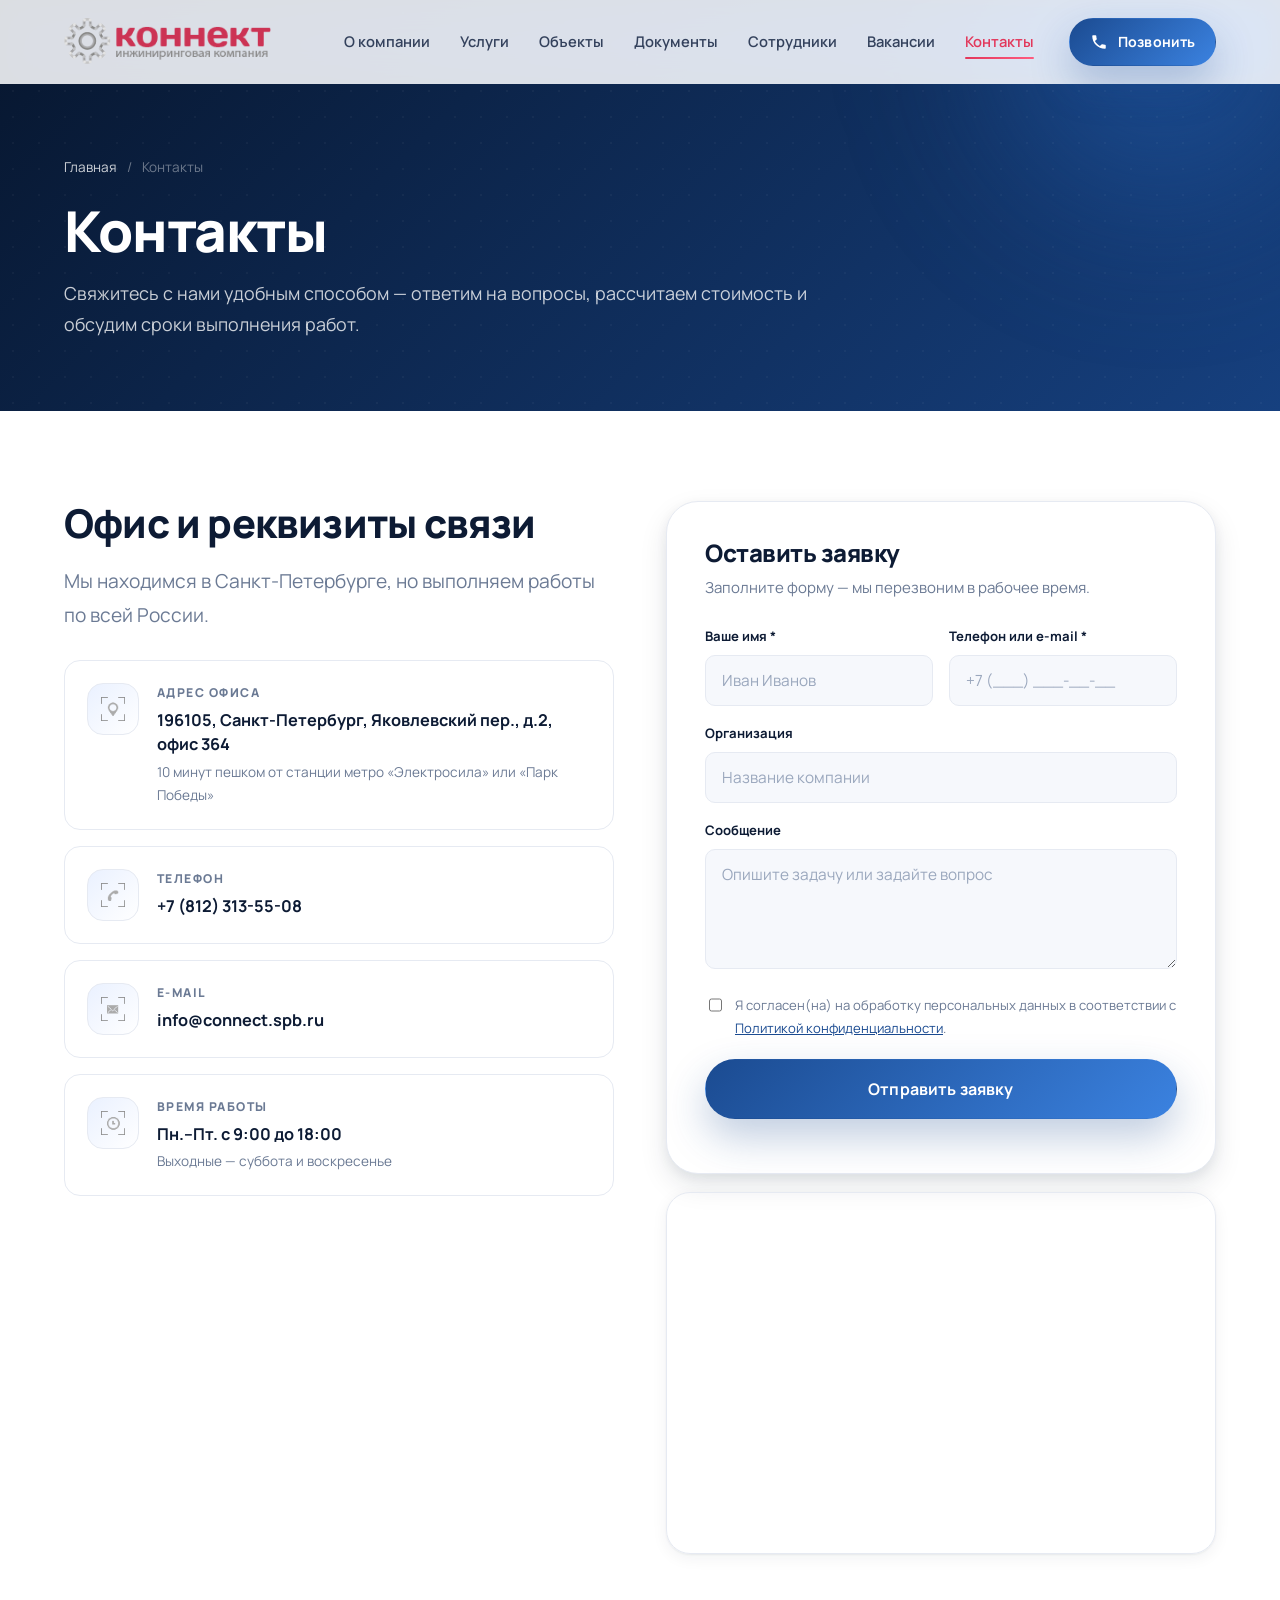
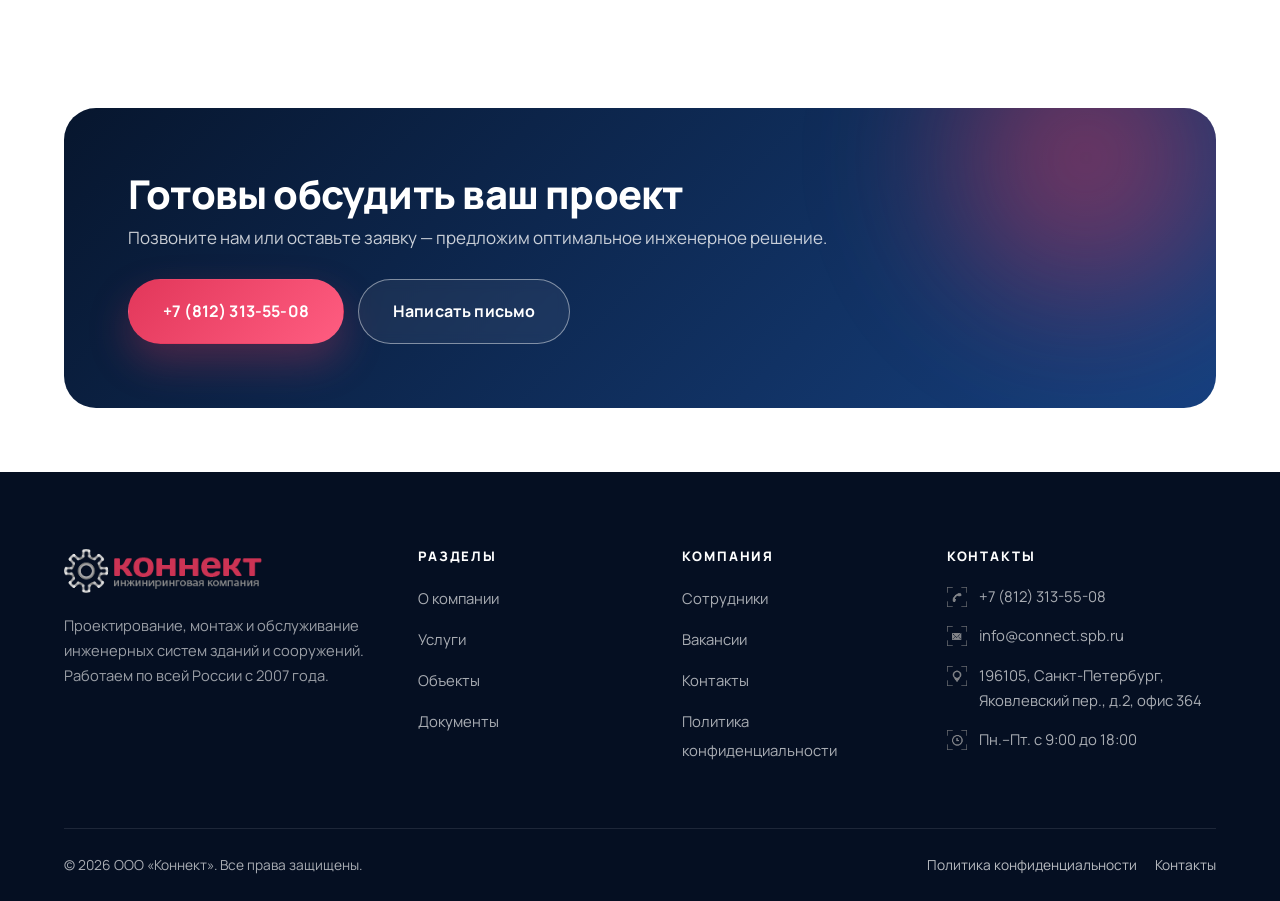
<file: kontakty.html>
<!DOCTYPE html>
<html lang="ru">
<head>
  <meta charset="utf-8">
  <meta name="viewport" content="width=device-width, initial-scale=1">
  <title>Контакты ООО «Коннект» — Санкт-Петербург</title>
  <meta name="description" content="Контакты ООО «Коннект»: 196105, Санкт-Петербург, Яковлевский пер., д.2, офис 364. Телефон +7 (812) 313-55-08, e-mail info@connect.spb.ru. 10 минут от метро «Электросила» и «Парк Победы».">
  <meta name="keywords" content="контакты, адрес, телефон, Коннект, Санкт-Петербург, Электросила, Парк Победы">
  <meta name="robots" content="index, follow">
  <meta name="theme-color" content="#07162e">
  <link rel="canonical" href="https://system785.github.io/connekt/kontakty.html">
  <meta property="og:type" content="website">
  <meta property="og:site_name" content="ООО «Коннект»">
  <meta property="og:locale" content="ru_RU">
  <meta property="og:title" content="Контакты ООО «Коннект»">
  <meta property="og:description" content="Свяжитесь с нами: телефон, e-mail и адрес офиса в Санкт-Петербурге.">
  <meta property="og:url" content="https://system785.github.io/connekt/kontakty.html">
  <meta property="og:image" content="https://system785.github.io/connekt/assets/images/banner1.jpg">
  <meta name="twitter:card" content="summary_large_image">
  <link rel="icon" href="assets/images/favicon.svg" type="image/svg+xml">
  <link rel="apple-touch-icon" href="assets/images/connekt-logo.png">
  <link rel="preconnect" href="https://fonts.googleapis.com">
  <link rel="preconnect" href="https://fonts.gstatic.com" crossorigin>
  <link href="https://fonts.googleapis.com/css2?family=Manrope:wght@400;500;600;700;800&display=swap" rel="stylesheet">
  <link rel="stylesheet" href="assets/css/style.css">
  <script type="application/ld+json">
  {
    "@context": "https://schema.org",
    "@type": "ContactPage",
    "name": "Контакты ООО «Коннект»",
    "url": "https://system785.github.io/connekt/kontakty.html"
  }
  </script>
  <script type="application/ld+json">
  {
    "@context": "https://schema.org",
    "@type": "LocalBusiness",
    "name": "ООО «Коннект»",
    "image": "https://system785.github.io/connekt/assets/images/connekt-logo.png",
    "url": "https://system785.github.io/connekt/",
    "telephone": "+7 (812) 313-55-08",
    "email": "info@connect.spb.ru",
    "address": {
      "@type": "PostalAddress",
      "postalCode": "196105",
      "addressLocality": "Санкт-Петербург",
      "streetAddress": "Яковлевский пер., д.2, офис 364",
      "addressCountry": "RU"
    },
    "openingHoursSpecification": {
      "@type": "OpeningHoursSpecification",
      "dayOfWeek": ["Monday","Tuesday","Wednesday","Thursday","Friday"],
      "opens": "09:00",
      "closes": "18:00"
    }
  }
  </script>
</head>
<body>
  <header class="site-header" id="siteHeader">
    <div class="container header-inner">
      <a class="brand" href="index.html" aria-label="ООО «Коннект» — на главную">
        <img src="assets/images/connekt-logo.png" alt="Логотип ООО «Коннект»" width="234" height="52">
      </a>
      <nav class="main-nav" id="mainNav" aria-label="Основная навигация">
        <ul class="nav-list">
          <li><a class="nav-link" href="index.html">О компании</a></li>
          <li><a class="nav-link" href="services.html">Услуги</a></li>
          <li><a class="nav-link" href="projects.html">Объекты</a></li>
          <li><a class="nav-link" href="documents.html">Документы</a></li>
          <li><a class="nav-link" href="sotrudniki.html">Сотрудники</a></li>
          <li><a class="nav-link" href="vakansii.html">Вакансии</a></li>
          <li><a class="nav-link is-active" href="kontakty.html" aria-current="page">Контакты</a></li>
        </ul>
        <a class="btn btn--primary btn--sm nav-cta" href="tel:+78123135508">
          <svg viewBox="0 0 24 24" width="18" height="18" aria-hidden="true"><path d="M6.6 10.8c1.4 2.8 3.8 5.2 6.6 6.6l2.2-2.2c.3-.3.7-.4 1-.2 1.1.4 2.3.6 3.6.6.6 0 1 .4 1 1V20c0 .6-.4 1-1 1C10.6 21 3 13.4 3 4c0-.6.4-1 1-1h3.4c.6 0 1 .4 1 1 0 1.3.2 2.5.6 3.6.1.4 0 .8-.2 1l-2.2 2.2z" fill="currentColor"/></svg>
          Позвонить
        </a>
      </nav>
      <button class="nav-toggle" id="navToggle" aria-label="Открыть меню" aria-expanded="false" aria-controls="mainNav">
        <span></span><span></span><span></span>
      </button>
      <div class="scroll-progress" aria-hidden="true"></div>
    </div>
  </header>

  <main id="main">
    <section class="page-hero">
      <div class="container">
        <div class="page-hero__inner">
          <nav class="breadcrumbs" aria-label="Хлебные крошки">
            <a href="index.html">Главная</a><span>/</span><span aria-current="page">Контакты</span>
          </nav>
          <h1>Контакты</h1>
          <p>Свяжитесь с нами удобным способом — ответим на вопросы, рассчитаем стоимость и обсудим сроки выполнения работ.</p>
        </div>
      </div>
    </section>

    <section class="section">
      <div class="container">
        <div class="contact-grid">
          <div class="reveal reveal--left">
            <h2>Офис и реквизиты связи</h2>
            <p class="lead" style="margin-bottom:28px">Мы находимся в Санкт-Петербурге, но выполняем работы по всей России.</p>

            <div class="info-list">
              <div class="info-item">
                <div class="info-item__icon"><img src="assets/images/map.png" alt="" aria-hidden="true"></div>
                <div>
                  <div class="info-item__label">Адрес офиса</div>
                  <div class="info-item__value">196105, Санкт-Петербург, Яковлевский пер., д.2, офис 364</div>
                  <div class="info-item__note">10 минут пешком от станции метро «Электросила» или «Парк Победы»</div>
                </div>
              </div>

              <div class="info-item">
                <div class="info-item__icon"><img src="assets/images/phone.png" alt="" aria-hidden="true"></div>
                <div>
                  <div class="info-item__label">Телефон</div>
                  <div class="info-item__value"><a href="tel:+78123135508">+7 (812) 313-55-08</a></div>
                </div>
              </div>

              <div class="info-item">
                <div class="info-item__icon"><img src="assets/images/mail.png" alt="" aria-hidden="true"></div>
                <div>
                  <div class="info-item__label">E-mail</div>
                  <div class="info-item__value"><a href="mailto:info@connect.spb.ru">info@connect.spb.ru</a></div>
                </div>
              </div>

              <div class="info-item">
                <div class="info-item__icon"><img src="assets/images/clock.png" alt="" aria-hidden="true"></div>
                <div>
                  <div class="info-item__label">Время работы</div>
                  <div class="info-item__value">Пн.–Пт. с 9:00 до 18:00</div>
                  <div class="info-item__note">Выходные — суббота и воскресенье</div>
                </div>
              </div>
            </div>
          </div>

          <div class="reveal reveal--right" data-delay="1">
            <form class="form-card" id="contactForm" novalidate>
              <h2 style="font-size:1.5rem;margin-bottom:8px">Оставить заявку</h2>
              <p style="color:var(--muted);font-size:.94rem;margin-bottom:24px">Заполните форму — мы перезвоним в рабочее время.</p>

              <div class="form-row">
                <div class="field">
                  <label for="cf-name">Ваше имя *</label>
                  <input id="cf-name" name="name" type="text" placeholder="Иван Иванов" autocomplete="name" required>
                </div>
                <div class="field">
                  <label for="cf-contact">Телефон или e-mail *</label>
                  <input id="cf-contact" name="contact" type="text" placeholder="+7 (___) ___-__-__" autocomplete="tel" required>
                </div>
              </div>

              <div class="field">
                <label for="cf-org">Организация</label>
                <input id="cf-org" name="org" type="text" placeholder="Название компании" autocomplete="organization">
              </div>

              <div class="field">
                <label for="cf-msg">Сообщение</label>
                <textarea id="cf-msg" name="message" placeholder="Опишите задачу или задайте вопрос"></textarea>
              </div>

              <label class="form-consent">
                <input type="checkbox" name="consent" required>
                <span>Я согласен(на) на обработку персональных данных в соответствии с <a href="privacy.html" target="_blank" rel="noopener">Политикой конфиденциальности</a>.</span>
              </label>

              <button class="btn btn--primary btn--lg btn--block" type="submit">Отправить заявку</button>
              <p class="form-status" role="status" aria-live="polite"></p>
            </form>

            <div class="map-embed">
              <iframe title="Карта: офис ООО «Коннект» на Яковлевском переулке, 2"
                      src="https://www.openstreetmap.org/export/embed.html?bbox=30.303%2C59.872%2C30.333%2C59.885&amp;layer=mapnik&amp;marker=59.8785%2C30.3180"
                      loading="lazy" referrerpolicy="no-referrer-when-downgrade"></iframe>
            </div>
          </div>
        </div>
      </div>
    </section>

    <section class="section section--tight">
      <div class="container">
        <div class="cta reveal">
          <div class="cta__inner">
            <div>
              <h2>Готовы обсудить ваш проект</h2>
              <p>Позвоните нам или оставьте заявку — предложим оптимальное инженерное решение.</p>
            </div>
            <div class="cta__actions">
              <a class="btn btn--accent btn--lg" href="tel:+78123135508">+7 (812) 313-55-08</a>
              <a class="btn btn--ghost btn--lg" href="mailto:info@connect.spb.ru">Написать письмо</a>
            </div>
          </div>
        </div>
      </div>
    </section>
  </main>

  <footer class="site-footer">
    <div class="container">
      <div class="footer-grid">
        <div class="footer-brand">
          <img src="assets/images/connekt-logo.png" alt="ООО «Коннект»" width="234" height="52" loading="lazy">
          <p>Проектирование, монтаж и обслуживание инженерных систем зданий и сооружений. Работаем по всей России с 2007 года.</p>
        </div>
        <div class="footer-col">
          <h3>Разделы</h3>
          <ul>
            <li><a href="index.html">О компании</a></li>
            <li><a href="services.html">Услуги</a></li>
            <li><a href="projects.html">Объекты</a></li>
            <li><a href="documents.html">Документы</a></li>
          </ul>
        </div>
        <div class="footer-col">
          <h3>Компания</h3>
          <ul>
            <li><a href="sotrudniki.html">Сотрудники</a></li>
            <li><a href="vakansii.html">Вакансии</a></li>
            <li><a href="kontakty.html">Контакты</a></li>
            <li><a href="privacy.html">Политика конфиденциальности</a></li>
          </ul>
        </div>
        <div class="footer-col">
          <h3>Контакты</h3>
          <div class="footer-contact">
            <a href="tel:+78123135508"><img src="assets/images/phone.png" alt="" aria-hidden="true"> +7 (812) 313-55-08</a>
            <a href="mailto:info@connect.spb.ru"><img src="assets/images/mail.png" alt="" aria-hidden="true"> info@connect.spb.ru</a>
            <span><img src="assets/images/map.png" alt="" aria-hidden="true"> 196105, Санкт-Петербург, Яковлевский пер., д.2, офис 364</span>
            <span><img src="assets/images/clock.png" alt="" aria-hidden="true"> Пн.–Пт. с 9:00 до 18:00</span>
          </div>
        </div>
      </div>
      <div class="footer-bottom">
        <span>© <span data-year>2026</span> ООО «Коннект». Все права защищены.</span>
        <div class="footer-legal">
          <a href="privacy.html">Политика конфиденциальности</a>
          <a href="kontakty.html">Контакты</a>
        </div>
      </div>
    </div>
  </footer>

  <button class="to-top" aria-label="Наверх">
    <svg viewBox="0 0 24 24" width="20" height="20" aria-hidden="true"><path d="M12 5l7 7-1.4 1.4L13 8.8V19h-2V8.8L6.4 13.4 5 12l7-7z" fill="currentColor"/></svg>
  </button>

  <script src="assets/js/main.js" defer></script>
</body>
</html>
</file>
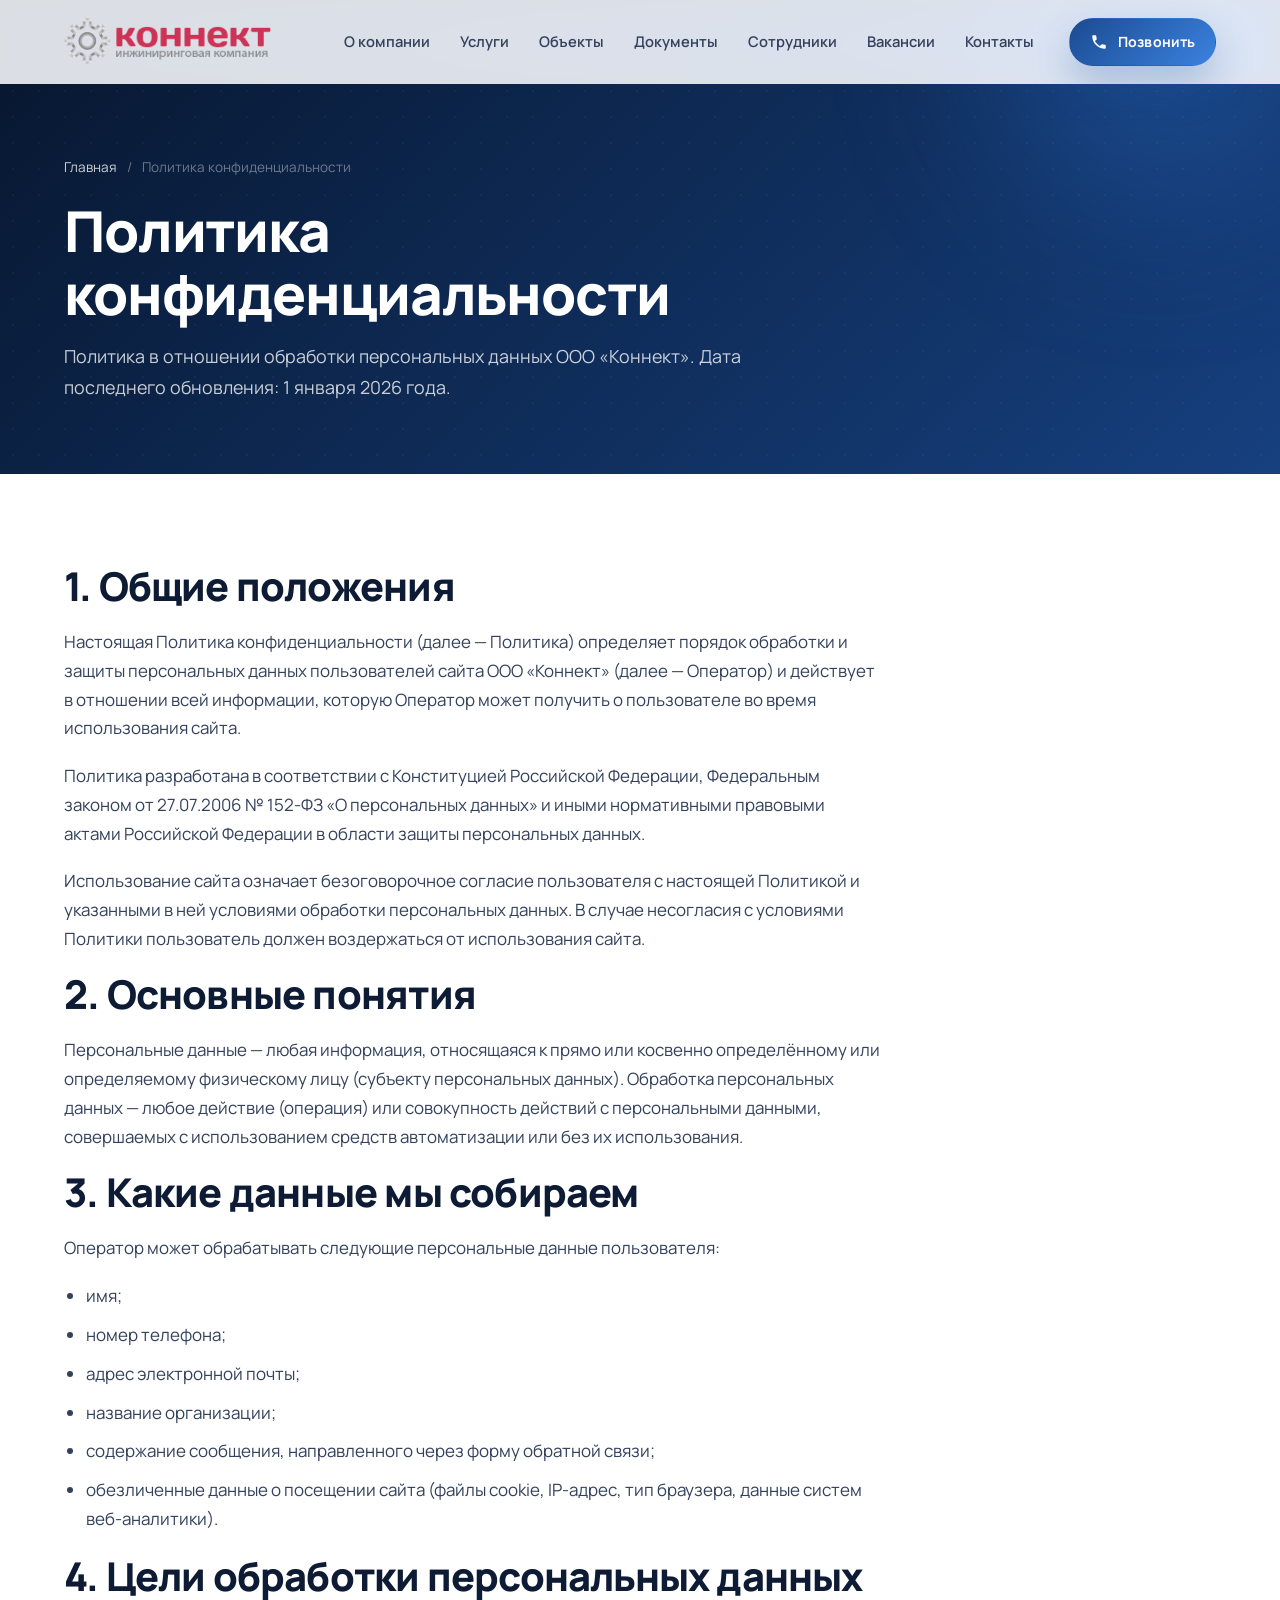
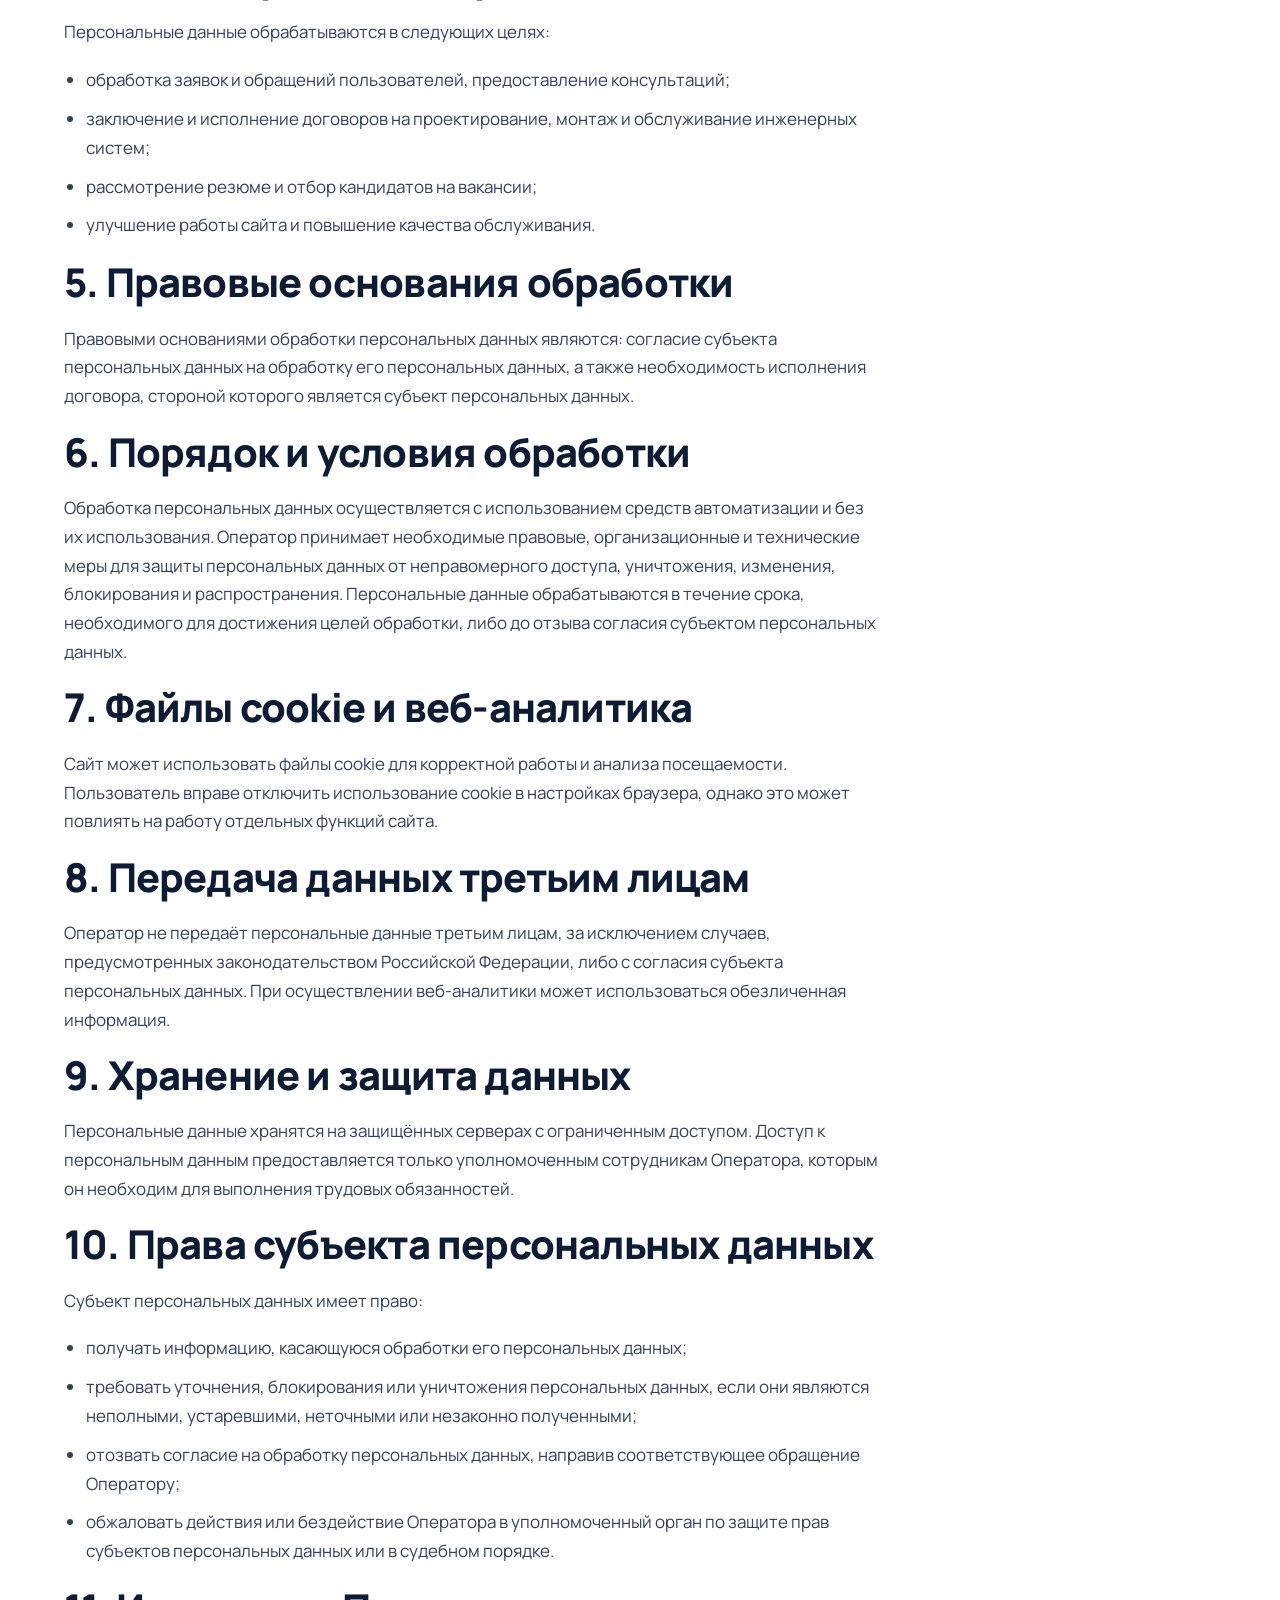
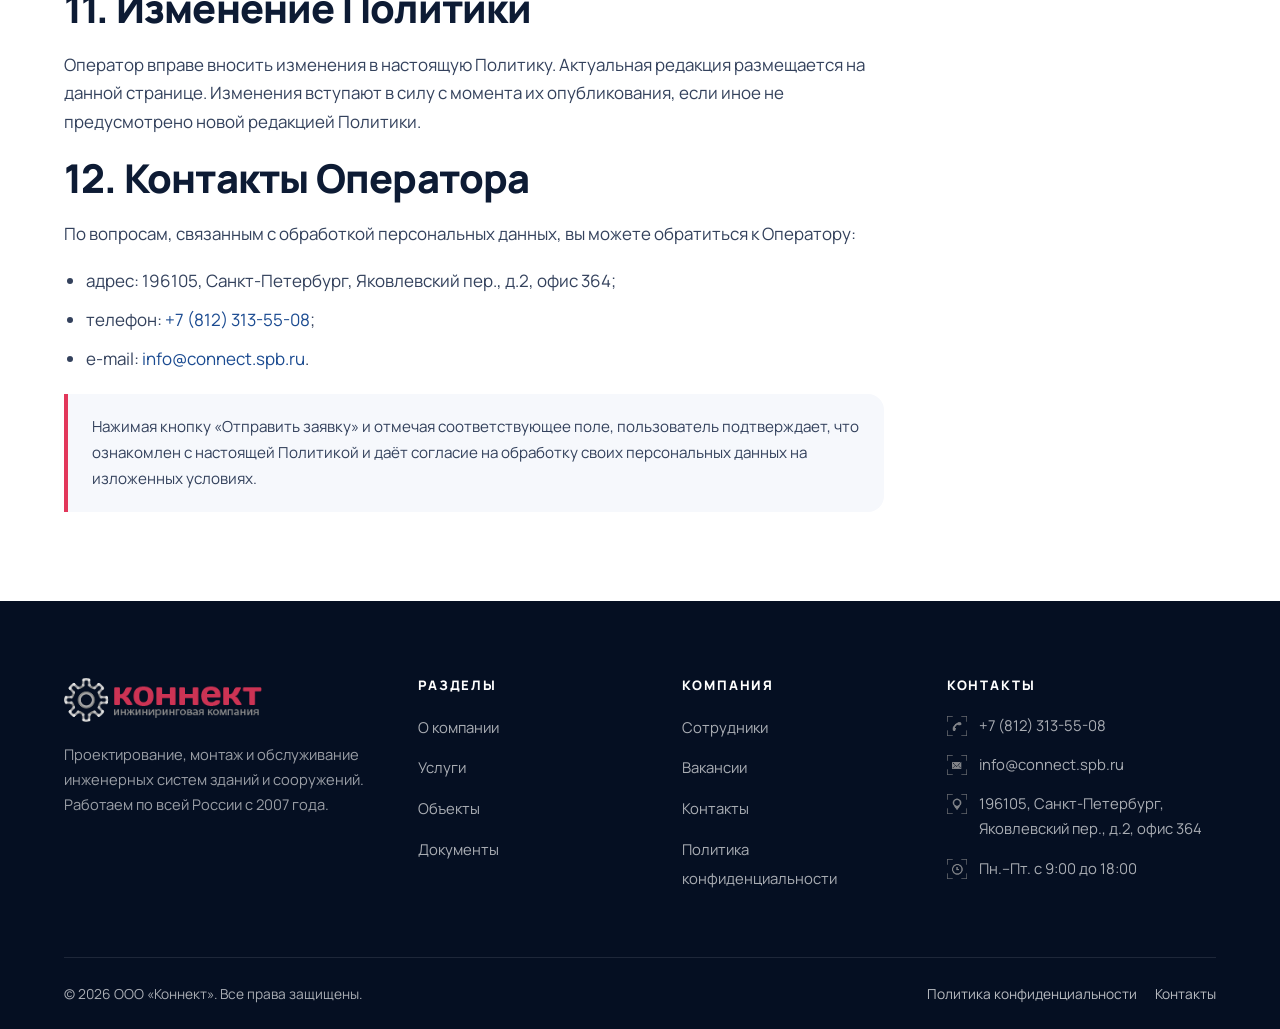
<file: privacy.html>
<!DOCTYPE html>
<html lang="ru">
<head>
  <meta charset="utf-8">
  <meta name="viewport" content="width=device-width, initial-scale=1">
  <title>Политика конфиденциальности | ООО «Коннект»</title>
  <meta name="description" content="Политика конфиденциальности и обработки персональных данных ООО «Коннект»: какие данные мы собираем, как их используем, храним и защищаем.">
  <meta name="robots" content="index, follow">
  <meta name="theme-color" content="#07162e">
  <link rel="canonical" href="https://system785.github.io/connekt/privacy.html">
  <meta property="og:type" content="website">
  <meta property="og:site_name" content="ООО «Коннект»">
  <meta property="og:locale" content="ru_RU">
  <meta property="og:title" content="Политика конфиденциальности | ООО «Коннект»">
  <meta property="og:description" content="Как ООО «Коннект» обрабатывает и защищает персональные данные.">
  <meta property="og:url" content="https://system785.github.io/connekt/privacy.html">
  <meta property="og:image" content="https://system785.github.io/connekt/assets/images/banner1.jpg">
  <meta name="twitter:card" content="summary_large_image">
  <link rel="icon" href="assets/images/favicon.svg" type="image/svg+xml">
  <link rel="apple-touch-icon" href="assets/images/connekt-logo.png">
  <link rel="preconnect" href="https://fonts.googleapis.com">
  <link rel="preconnect" href="https://fonts.gstatic.com" crossorigin>
  <link href="https://fonts.googleapis.com/css2?family=Manrope:wght@400;500;600;700;800&display=swap" rel="stylesheet">
  <link rel="stylesheet" href="assets/css/style.css">
</head>
<body>
  <header class="site-header" id="siteHeader">
    <div class="container header-inner">
      <a class="brand" href="index.html" aria-label="ООО «Коннект» — на главную">
        <img src="assets/images/connekt-logo.png" alt="Логотип ООО «Коннект»" width="234" height="52">
      </a>
      <nav class="main-nav" id="mainNav" aria-label="Основная навигация">
        <ul class="nav-list">
          <li><a class="nav-link" href="index.html">О компании</a></li>
          <li><a class="nav-link" href="services.html">Услуги</a></li>
          <li><a class="nav-link" href="projects.html">Объекты</a></li>
          <li><a class="nav-link" href="documents.html">Документы</a></li>
          <li><a class="nav-link" href="sotrudniki.html">Сотрудники</a></li>
          <li><a class="nav-link" href="vakansii.html">Вакансии</a></li>
          <li><a class="nav-link" href="kontakty.html">Контакты</a></li>
        </ul>
        <a class="btn btn--primary btn--sm nav-cta" href="tel:+78123135508">
          <svg viewBox="0 0 24 24" width="18" height="18" aria-hidden="true"><path d="M6.6 10.8c1.4 2.8 3.8 5.2 6.6 6.6l2.2-2.2c.3-.3.7-.4 1-.2 1.1.4 2.3.6 3.6.6.6 0 1 .4 1 1V20c0 .6-.4 1-1 1C10.6 21 3 13.4 3 4c0-.6.4-1 1-1h3.4c.6 0 1 .4 1 1 0 1.3.2 2.5.6 3.6.1.4 0 .8-.2 1l-2.2 2.2z" fill="currentColor"/></svg>
          Позвонить
        </a>
      </nav>
      <button class="nav-toggle" id="navToggle" aria-label="Открыть меню" aria-expanded="false" aria-controls="mainNav">
        <span></span><span></span><span></span>
      </button>
      <div class="scroll-progress" aria-hidden="true"></div>
    </div>
  </header>

  <main id="main">
    <section class="page-hero">
      <div class="container">
        <div class="page-hero__inner">
          <nav class="breadcrumbs" aria-label="Хлебные крошки">
            <a href="index.html">Главная</a><span>/</span><span aria-current="page">Политика конфиденциальности</span>
          </nav>
          <h1>Политика конфиденциальности</h1>
          <p>Политика в отношении обработки персональных данных ООО «Коннект». Дата последнего обновления: 1 января 2026 года.</p>
        </div>
      </div>
    </section>

    <section class="section">
      <div class="container">
        <div class="prose reveal">
          <h2>1. Общие положения</h2>
          <p>Настоящая Политика конфиденциальности (далее — Политика) определяет порядок обработки и защиты персональных данных пользователей сайта ООО «Коннект» (далее — Оператор) и действует в отношении всей информации, которую Оператор может получить о пользователе во время использования сайта.</p>
          <p>Политика разработана в соответствии с Конституцией Российской Федерации, Федеральным законом от 27.07.2006 № 152-ФЗ «О персональных данных» и иными нормативными правовыми актами Российской Федерации в области защиты персональных данных.</p>
          <p>Использование сайта означает безоговорочное согласие пользователя с настоящей Политикой и указанными в ней условиями обработки персональных данных. В случае несогласия с условиями Политики пользователь должен воздержаться от использования сайта.</p>

          <h2>2. Основные понятия</h2>
          <p>Персональные данные — любая информация, относящаяся к прямо или косвенно определённому или определяемому физическому лицу (субъекту персональных данных). Обработка персональных данных — любое действие (операция) или совокупность действий с персональными данными, совершаемых с использованием средств автоматизации или без их использования.</p>

          <h2>3. Какие данные мы собираем</h2>
          <p>Оператор может обрабатывать следующие персональные данные пользователя:</p>
          <ul style="display:grid;gap:10px;margin:0 0 20px;padding-left:22px;list-style:disc">
            <li>имя;</li>
            <li>номер телефона;</li>
            <li>адрес электронной почты;</li>
            <li>название организации;</li>
            <li>содержание сообщения, направленного через форму обратной связи;</li>
            <li>обезличенные данные о посещении сайта (файлы cookie, IP-адрес, тип браузера, данные систем веб-аналитики).</li>
          </ul>

          <h2>4. Цели обработки персональных данных</h2>
          <p>Персональные данные обрабатываются в следующих целях:</p>
          <ul style="display:grid;gap:10px;margin:0 0 20px;padding-left:22px;list-style:disc">
            <li>обработка заявок и обращений пользователей, предоставление консультаций;</li>
            <li>заключение и исполнение договоров на проектирование, монтаж и обслуживание инженерных систем;</li>
            <li>рассмотрение резюме и отбор кандидатов на вакансии;</li>
            <li>улучшение работы сайта и повышение качества обслуживания.</li>
          </ul>

          <h2>5. Правовые основания обработки</h2>
          <p>Правовыми основаниями обработки персональных данных являются: согласие субъекта персональных данных на обработку его персональных данных, а также необходимость исполнения договора, стороной которого является субъект персональных данных.</p>

          <h2>6. Порядок и условия обработки</h2>
          <p>Обработка персональных данных осуществляется с использованием средств автоматизации и без их использования. Оператор принимает необходимые правовые, организационные и технические меры для защиты персональных данных от неправомерного доступа, уничтожения, изменения, блокирования и распространения. Персональные данные обрабатываются в течение срока, необходимого для достижения целей обработки, либо до отзыва согласия субъектом персональных данных.</p>

          <h2>7. Файлы cookie и веб-аналитика</h2>
          <p>Сайт может использовать файлы cookie для корректной работы и анализа посещаемости. Пользователь вправе отключить использование cookie в настройках браузера, однако это может повлиять на работу отдельных функций сайта.</p>

          <h2>8. Передача данных третьим лицам</h2>
          <p>Оператор не передаёт персональные данные третьим лицам, за исключением случаев, предусмотренных законодательством Российской Федерации, либо с согласия субъекта персональных данных. При осуществлении веб-аналитики может использоваться обезличенная информация.</p>

          <h2>9. Хранение и защита данных</h2>
          <p>Персональные данные хранятся на защищённых серверах с ограниченным доступом. Доступ к персональным данным предоставляется только уполномоченным сотрудникам Оператора, которым он необходим для выполнения трудовых обязанностей.</p>

          <h2>10. Права субъекта персональных данных</h2>
          <p>Субъект персональных данных имеет право:</p>
          <ul style="display:grid;gap:10px;margin:0 0 20px;padding-left:22px;list-style:disc">
            <li>получать информацию, касающуюся обработки его персональных данных;</li>
            <li>требовать уточнения, блокирования или уничтожения персональных данных, если они являются неполными, устаревшими, неточными или незаконно полученными;</li>
            <li>отозвать согласие на обработку персональных данных, направив соответствующее обращение Оператору;</li>
            <li>обжаловать действия или бездействие Оператора в уполномоченный орган по защите прав субъектов персональных данных или в судебном порядке.</li>
          </ul>

          <h2>11. Изменение Политики</h2>
          <p>Оператор вправе вносить изменения в настоящую Политику. Актуальная редакция размещается на данной странице. Изменения вступают в силу с момента их опубликования, если иное не предусмотрено новой редакцией Политики.</p>

          <h2>12. Контакты Оператора</h2>
          <p>По вопросам, связанным с обработкой персональных данных, вы можете обратиться к Оператору:</p>
          <ul style="display:grid;gap:10px;margin:0 0 20px;padding-left:22px;list-style:disc">
            <li>адрес: 196105, Санкт-Петербург, Яковлевский пер., д.2, офис 364;</li>
            <li>телефон: <a href="tel:+78123135508">+7 (812) 313-55-08</a>;</li>
            <li>e-mail: <a href="mailto:info@connect.spb.ru">info@connect.spb.ru</a>.</li>
          </ul>

          <div class="note-block">Нажимая кнопку «Отправить заявку» и отмечая соответствующее поле, пользователь подтверждает, что ознакомлен с настоящей Политикой и даёт согласие на обработку своих персональных данных на изложенных условиях.</div>
        </div>
      </div>
    </section>
  </main>

  <footer class="site-footer">
    <div class="container">
      <div class="footer-grid">
        <div class="footer-brand">
          <img src="assets/images/connekt-logo.png" alt="ООО «Коннект»" width="234" height="52" loading="lazy">
          <p>Проектирование, монтаж и обслуживание инженерных систем зданий и сооружений. Работаем по всей России с 2007 года.</p>
        </div>
        <div class="footer-col">
          <h3>Разделы</h3>
          <ul>
            <li><a href="index.html">О компании</a></li>
            <li><a href="services.html">Услуги</a></li>
            <li><a href="projects.html">Объекты</a></li>
            <li><a href="documents.html">Документы</a></li>
          </ul>
        </div>
        <div class="footer-col">
          <h3>Компания</h3>
          <ul>
            <li><a href="sotrudniki.html">Сотрудники</a></li>
            <li><a href="vakansii.html">Вакансии</a></li>
            <li><a href="kontakty.html">Контакты</a></li>
            <li><a href="privacy.html">Политика конфиденциальности</a></li>
          </ul>
        </div>
        <div class="footer-col">
          <h3>Контакты</h3>
          <div class="footer-contact">
            <a href="tel:+78123135508"><img src="assets/images/phone.png" alt="" aria-hidden="true"> +7 (812) 313-55-08</a>
            <a href="mailto:info@connect.spb.ru"><img src="assets/images/mail.png" alt="" aria-hidden="true"> info@connect.spb.ru</a>
            <span><img src="assets/images/map.png" alt="" aria-hidden="true"> 196105, Санкт-Петербург, Яковлевский пер., д.2, офис 364</span>
            <span><img src="assets/images/clock.png" alt="" aria-hidden="true"> Пн.–Пт. с 9:00 до 18:00</span>
          </div>
        </div>
      </div>
      <div class="footer-bottom">
        <span>© <span data-year>2026</span> ООО «Коннект». Все права защищены.</span>
        <div class="footer-legal">
          <a href="privacy.html">Политика конфиденциальности</a>
          <a href="kontakty.html">Контакты</a>
        </div>
      </div>
    </div>
  </footer>

  <button class="to-top" aria-label="Наверх">
    <svg viewBox="0 0 24 24" width="20" height="20" aria-hidden="true"><path d="M12 5l7 7-1.4 1.4L13 8.8V19h-2V8.8L6.4 13.4 5 12l7-7z" fill="currentColor"/></svg>
  </button>

  <script src="assets/js/main.js" defer></script>
</body>
</html>
</file>
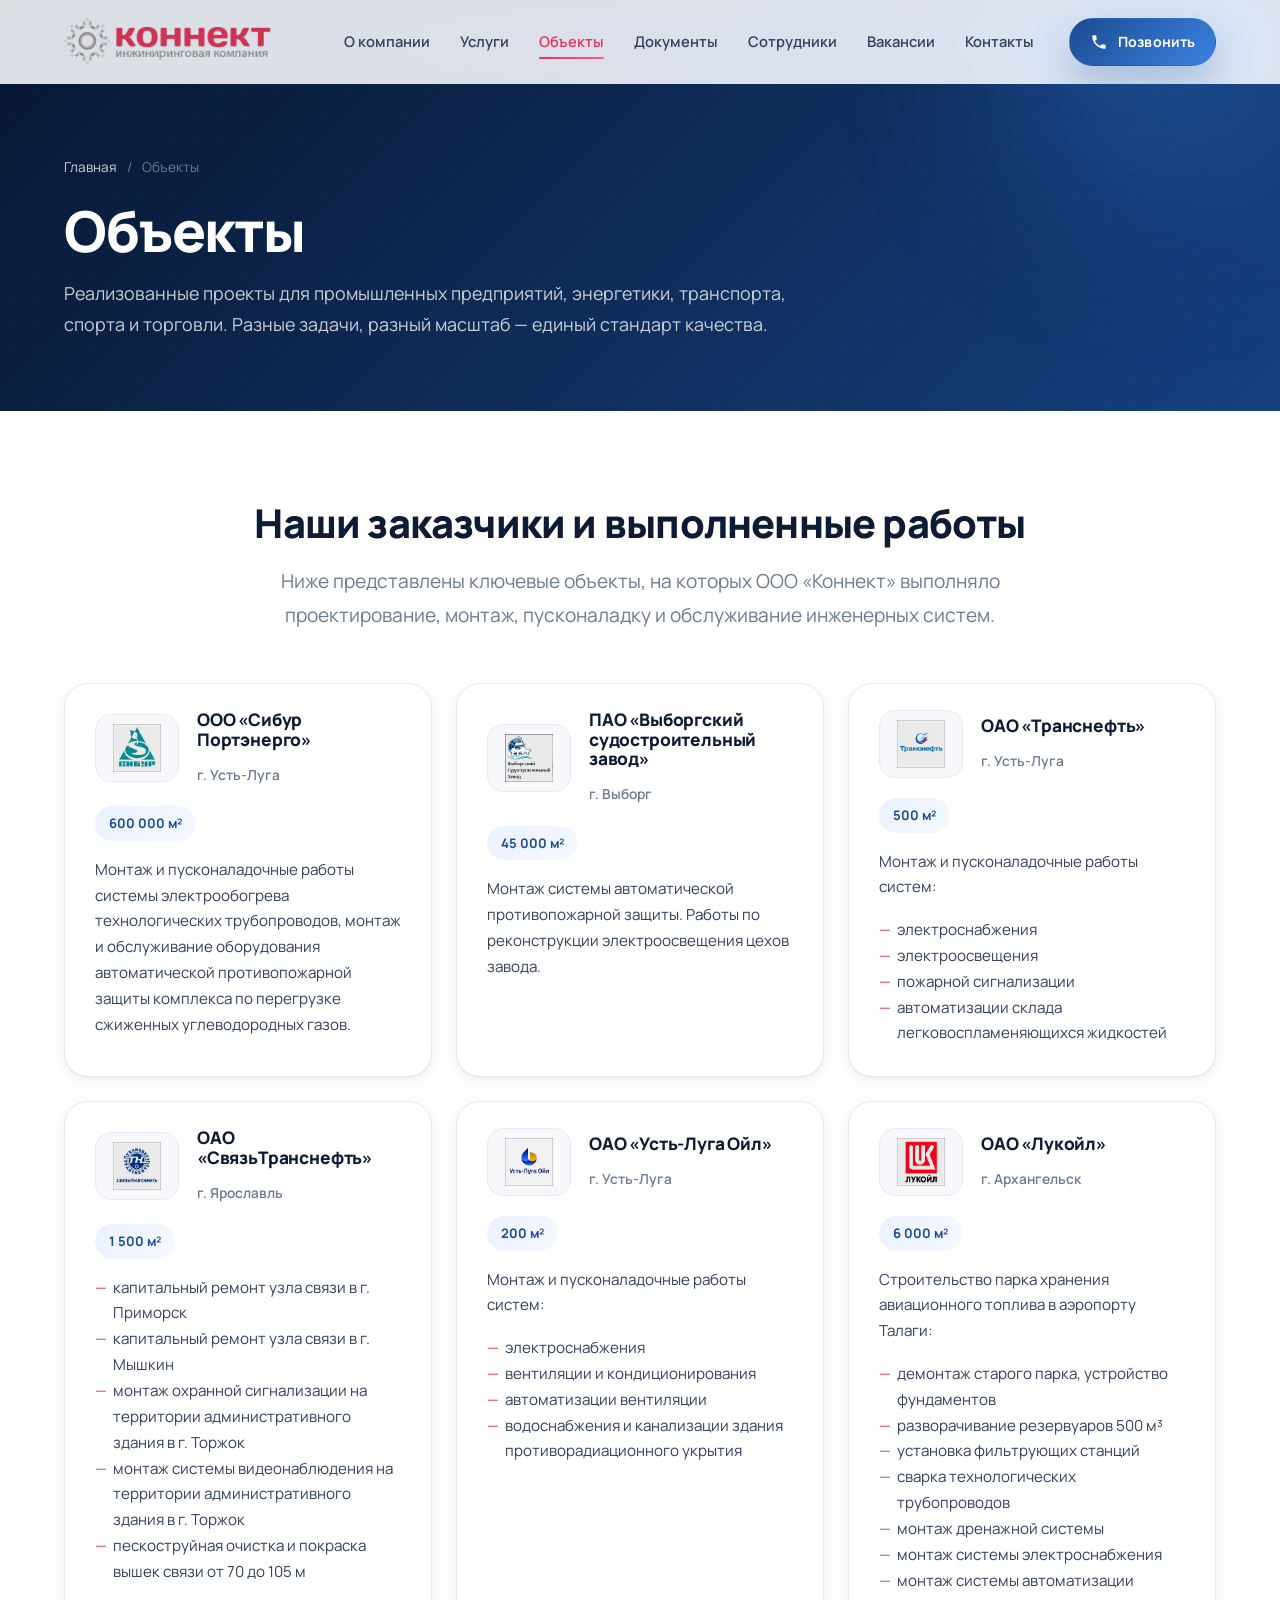
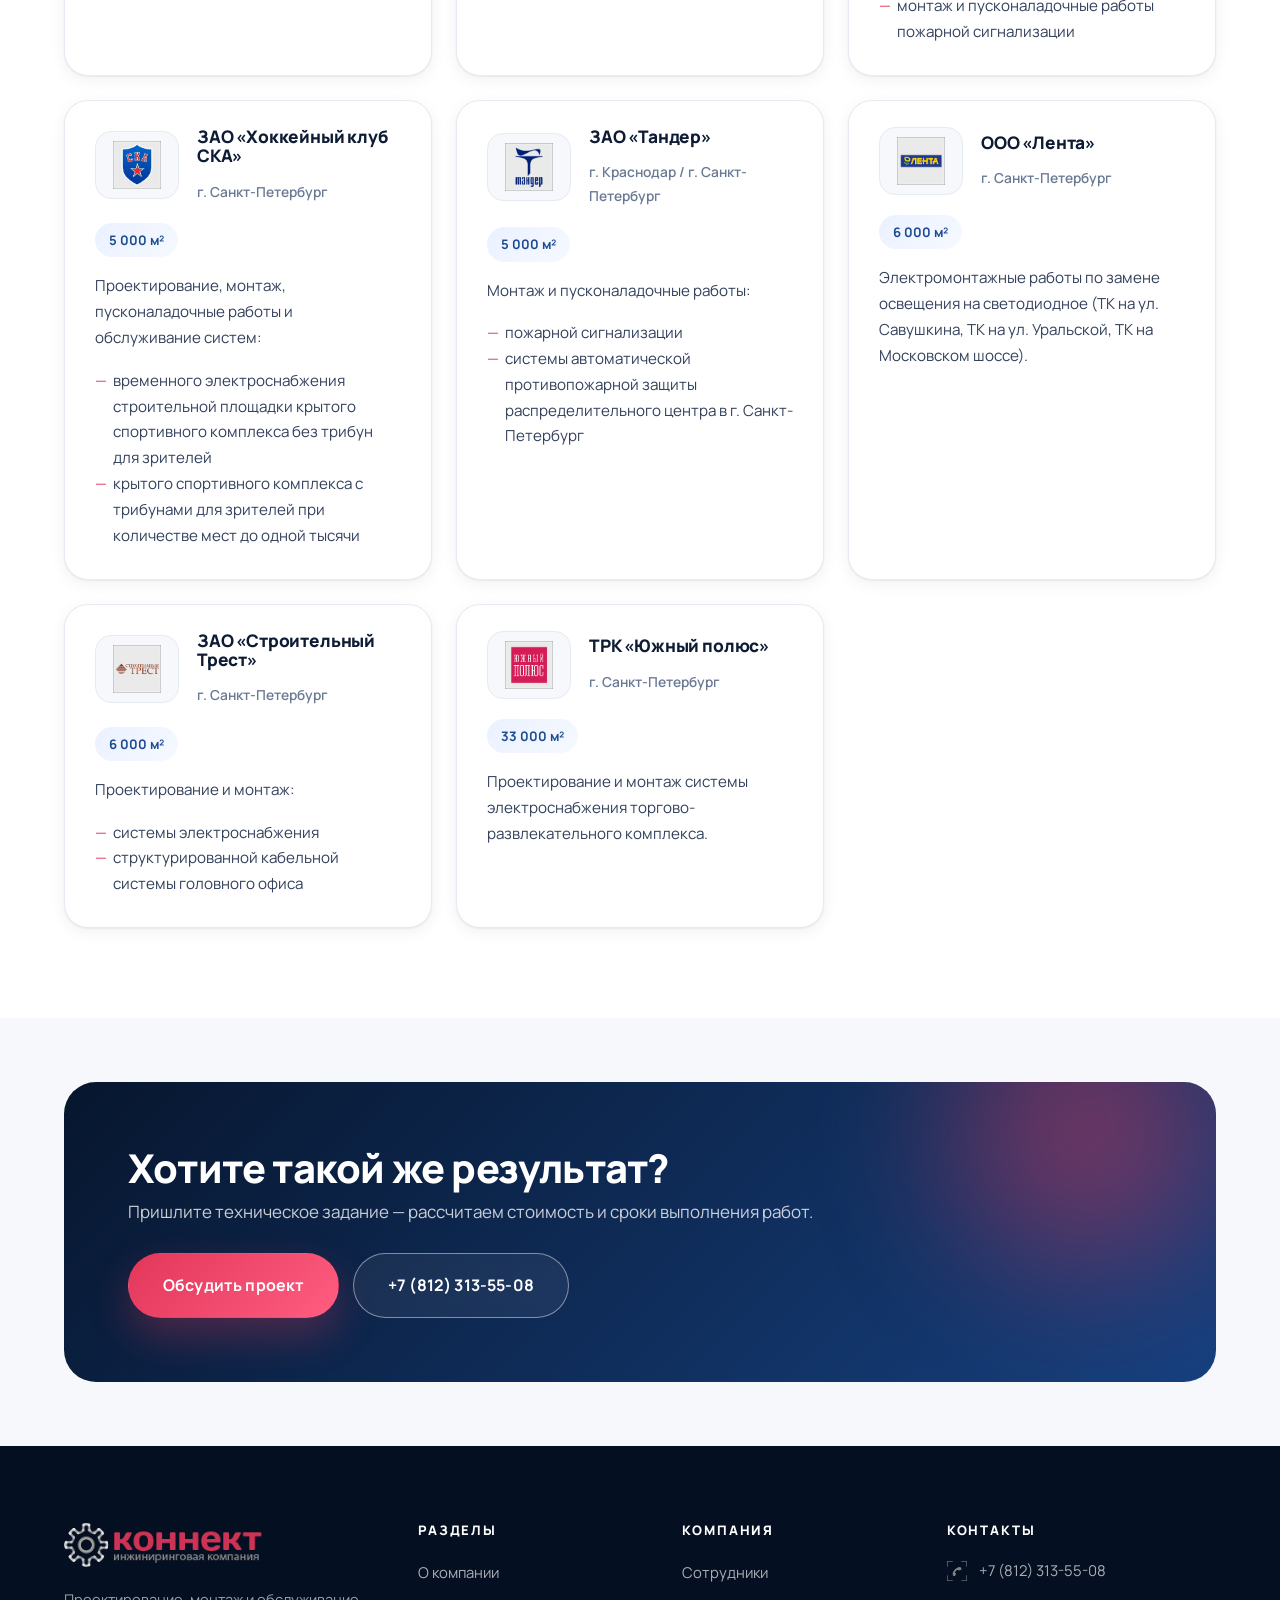
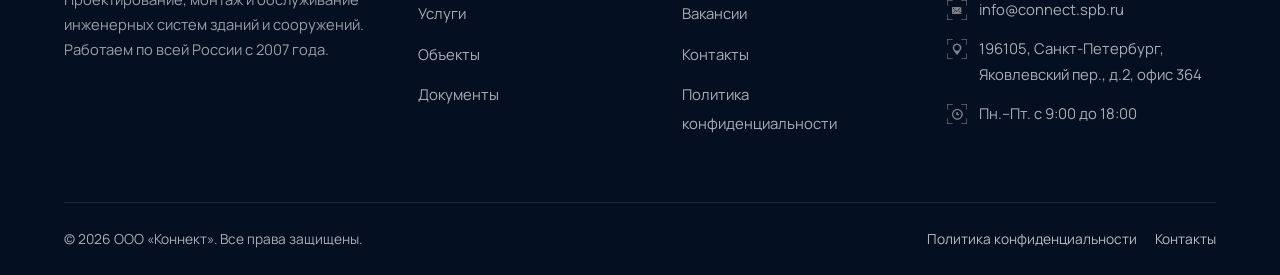
<file: projects.html>
<!DOCTYPE html>
<html lang="ru">
<head>
  <meta charset="utf-8">
  <meta name="viewport" content="width=device-width, initial-scale=1">
  <title>Объекты и выполненные проекты | ООО «Коннект»</title>
  <meta name="description" content="Выполненные объекты ООО «Коннект»: СИБУР Портэнерго, Лукойл, Транснефть, СвязьТранснефть, Выборгский судостроительный завод, ХК СКА, Тандер, Лента, ТРК «Южный полюс» и другие.">
  <meta name="keywords" content="выполненные объекты, портфолио, СИБУР, Лукойл, Транснефть, СКА, Выборгский судостроительный завод, инженерные системы">
  <meta name="robots" content="index, follow">
  <meta name="theme-color" content="#07162e">
  <link rel="canonical" href="https://system785.github.io/connekt/projects.html">
  <meta property="og:type" content="website">
  <meta property="og:site_name" content="ООО «Коннект»">
  <meta property="og:locale" content="ru_RU">
  <meta property="og:title" content="Объекты и выполненные проекты | ООО «Коннект»">
  <meta property="og:description" content="Портфолио реализованных объектов по всей России: промышленность, энергетика, спорт, ритейл.">
  <meta property="og:url" content="https://system785.github.io/connekt/projects.html">
  <meta property="og:image" content="https://system785.github.io/connekt/assets/images/banner1.jpg">
  <meta name="twitter:card" content="summary_large_image">
  <link rel="icon" href="assets/images/favicon.svg" type="image/svg+xml">
  <link rel="apple-touch-icon" href="assets/images/connekt-logo.png">
  <link rel="preconnect" href="https://fonts.googleapis.com">
  <link rel="preconnect" href="https://fonts.gstatic.com" crossorigin>
  <link href="https://fonts.googleapis.com/css2?family=Manrope:wght@400;500;600;700;800&display=swap" rel="stylesheet">
  <link rel="stylesheet" href="assets/css/style.css">
  <script type="application/ld+json">
  {
    "@context": "https://schema.org",
    "@type": "BreadcrumbList",
    "itemListElement": [
      { "@type": "ListItem", "position": 1, "name": "Главная", "item": "https://system785.github.io/connekt/" },
      { "@type": "ListItem", "position": 2, "name": "Объекты", "item": "https://system785.github.io/connekt/projects.html" }
    ]
  }
  </script>
</head>
<body>
  <header class="site-header" id="siteHeader">
    <div class="container header-inner">
      <a class="brand" href="index.html" aria-label="ООО «Коннект» — на главную">
        <img src="assets/images/connekt-logo.png" alt="Логотип ООО «Коннект»" width="234" height="52">
      </a>
      <nav class="main-nav" id="mainNav" aria-label="Основная навигация">
        <ul class="nav-list">
          <li><a class="nav-link" href="index.html">О компании</a></li>
          <li><a class="nav-link" href="services.html">Услуги</a></li>
          <li><a class="nav-link is-active" href="projects.html" aria-current="page">Объекты</a></li>
          <li><a class="nav-link" href="documents.html">Документы</a></li>
          <li><a class="nav-link" href="sotrudniki.html">Сотрудники</a></li>
          <li><a class="nav-link" href="vakansii.html">Вакансии</a></li>
          <li><a class="nav-link" href="kontakty.html">Контакты</a></li>
        </ul>
        <a class="btn btn--primary btn--sm nav-cta" href="tel:+78123135508">
          <svg viewBox="0 0 24 24" width="18" height="18" aria-hidden="true"><path d="M6.6 10.8c1.4 2.8 3.8 5.2 6.6 6.6l2.2-2.2c.3-.3.7-.4 1-.2 1.1.4 2.3.6 3.6.6.6 0 1 .4 1 1V20c0 .6-.4 1-1 1C10.6 21 3 13.4 3 4c0-.6.4-1 1-1h3.4c.6 0 1 .4 1 1 0 1.3.2 2.5.6 3.6.1.4 0 .8-.2 1l-2.2 2.2z" fill="currentColor"/></svg>
          Позвонить
        </a>
      </nav>
      <button class="nav-toggle" id="navToggle" aria-label="Открыть меню" aria-expanded="false" aria-controls="mainNav">
        <span></span><span></span><span></span>
      </button>
      <div class="scroll-progress" aria-hidden="true"></div>
    </div>
  </header>

  <main id="main">
    <section class="page-hero">
      <div class="container">
        <div class="page-hero__inner">
          <nav class="breadcrumbs" aria-label="Хлебные крошки">
            <a href="index.html">Главная</a><span>/</span><span aria-current="page">Объекты</span>
          </nav>
          <h1>Объекты</h1>
          <p>Реализованные проекты для промышленных предприятий, энергетики, транспорта, спорта и торговли. Разные задачи, разный масштаб — единый стандарт качества.</p>
        </div>
      </div>
    </section>

    <section class="section">
      <div class="container">
        <div class="section-head section-head--center reveal">
          <h2>Наши заказчики и выполненные работы</h2>
          <p class="lead">Ниже представлены ключевые объекты, на которых ООО «Коннект» выполняло проектирование, монтаж, пусконаладку и обслуживание инженерных систем.</p>
        </div>

        <div class="cards cards--projects">
          <article class="card project reveal" data-delay="1">
            <div class="project__head">
              <div class="project__logo"><img src="assets/images/logos/sibur.jpg" alt="СИБУР Портэнерго" loading="lazy"></div>
              <div>
                <h3 class="project__title">ООО «Сибур Портэнерго»</h3>
                <div class="project__loc">г. Усть-Луга</div>
              </div>
            </div>
            <div class="project__body">
              <span class="project__area">600 000 м²</span>
              <p class="project__desc">Монтаж и пусконаладочные работы системы электрообогрева технологических трубопроводов, монтаж и обслуживание оборудования автоматической противопожарной защиты комплекса по перегрузке сжиженных углеводородных газов.</p>
            </div>
          </article>

          <article class="card project reveal" data-delay="2">
            <div class="project__head">
              <div class="project__logo"><img src="assets/images/logos/vsz.jpg" alt="Выборгский судостроительный завод" loading="lazy"></div>
              <div>
                <h3 class="project__title">ПАО «Выборгский судостроительный завод»</h3>
                <div class="project__loc">г. Выборг</div>
              </div>
            </div>
            <div class="project__body">
              <span class="project__area">45 000 м²</span>
              <p class="project__desc">Монтаж системы автоматической противопожарной защиты. Работы по реконструкции электроосвещения цехов завода.</p>
            </div>
          </article>

          <article class="card project reveal" data-delay="3">
            <div class="project__head">
              <div class="project__logo"><img src="assets/images/logos/transneft.jpg" alt="Транснефть" loading="lazy"></div>
              <div>
                <h3 class="project__title">ОАО «Транснефть»</h3>
                <div class="project__loc">г. Усть-Луга</div>
              </div>
            </div>
            <div class="project__body">
              <span class="project__area">500 м²</span>
              <p class="project__desc">Монтаж и пусконаладочные работы систем:</p>
              <ul class="project__desc" style="list-style:none">
                <li>электроснабжения</li>
                <li>электроосвещения</li>
                <li>пожарной сигнализации</li>
                <li>автоматизации склада легковоспламеняющихся жидкостей</li>
              </ul>
            </div>
          </article>

          <article class="card project reveal" data-delay="4">
            <div class="project__head">
              <div class="project__logo"><img src="assets/images/logos/svjaztransneft.jpg" alt="СвязьТранснефть" loading="lazy"></div>
              <div>
                <h3 class="project__title">ОАО «СвязьТранснефть»</h3>
                <div class="project__loc">г. Ярославль</div>
              </div>
            </div>
            <div class="project__body">
              <span class="project__area">1 500 м²</span>
              <ul class="project__desc" style="list-style:none">
                <li>капитальный ремонт узла связи в г. Приморск</li>
                <li>капитальный ремонт узла связи в г. Мышкин</li>
                <li>монтаж охранной сигнализации на территории административного здания в г. Торжок</li>
                <li>монтаж системы видеонаблюдения на территории административного здания в г. Торжок</li>
                <li>пескоструйная очистка и покраска вышек связи от 70 до 105 м</li>
              </ul>
            </div>
          </article>

          <article class="card project reveal" data-delay="1">
            <div class="project__head">
              <div class="project__logo"><img src="assets/images/logos/ustlugaoil.jpg" alt="Усть-Луга Ойл" loading="lazy"></div>
              <div>
                <h3 class="project__title">ОАО «Усть-Луга Ойл»</h3>
                <div class="project__loc">г. Усть-Луга</div>
              </div>
            </div>
            <div class="project__body">
              <span class="project__area">200 м²</span>
              <p class="project__desc">Монтаж и пусконаладочные работы систем:</p>
              <ul class="project__desc" style="list-style:none">
                <li>электроснабжения</li>
                <li>вентиляции и кондиционирования</li>
                <li>автоматизации вентиляции</li>
                <li>водоснабжения и канализации здания противорадиационного укрытия</li>
              </ul>
            </div>
          </article>

          <article class="card project reveal" data-delay="2">
            <div class="project__head">
              <div class="project__logo"><img src="assets/images/logos/lukoil.jpg" alt="Лукойл" loading="lazy"></div>
              <div>
                <h3 class="project__title">ОАО «Лукойл»</h3>
                <div class="project__loc">г. Архангельск</div>
              </div>
            </div>
            <div class="project__body">
              <span class="project__area">6 000 м²</span>
              <p class="project__desc">Строительство парка хранения авиационного топлива в аэропорту Талаги:</p>
              <ul class="project__desc" style="list-style:none">
                <li>демонтаж старого парка, устройство фундаментов</li>
                <li>разворачивание резервуаров 500 м³</li>
                <li>установка фильтрующих станций</li>
                <li>сварка технологических трубопроводов</li>
                <li>монтаж дренажной системы</li>
                <li>монтаж системы электроснабжения</li>
                <li>монтаж системы автоматизации</li>
                <li>монтаж и пусконаладочные работы пожарной сигнализации</li>
              </ul>
            </div>
          </article>

          <article class="card project reveal" data-delay="3">
            <div class="project__head">
              <div class="project__logo"><img src="assets/images/logos/ska.jpg" alt="Хоккейный клуб СКА" loading="lazy"></div>
              <div>
                <h3 class="project__title">ЗАО «Хоккейный клуб СКА»</h3>
                <div class="project__loc">г. Санкт-Петербург</div>
              </div>
            </div>
            <div class="project__body">
              <span class="project__area">5 000 м²</span>
              <p class="project__desc">Проектирование, монтаж, пусконаладочные работы и обслуживание систем:</p>
              <ul class="project__desc" style="list-style:none">
                <li>временного электроснабжения строительной площадки крытого спортивного комплекса без трибун для зрителей</li>
                <li>крытого спортивного комплекса с трибунами для зрителей при количестве мест до одной тысячи</li>
              </ul>
            </div>
          </article>

          <article class="card project reveal" data-delay="4">
            <div class="project__head">
              <div class="project__logo"><img src="assets/images/logos/png/tander.png" alt="Тандер" loading="lazy"></div>
              <div>
                <h3 class="project__title">ЗАО «Тандер»</h3>
                <div class="project__loc">г. Краснодар / г. Санкт-Петербург</div>
              </div>
            </div>
            <div class="project__body">
              <span class="project__area">5 000 м²</span>
              <p class="project__desc">Монтаж и пусконаладочные работы:</p>
              <ul class="project__desc" style="list-style:none">
                <li>пожарной сигнализации</li>
                <li>системы автоматической противопожарной защиты распределительного центра в г. Санкт-Петербург</li>
              </ul>
            </div>
          </article>

          <article class="card project reveal" data-delay="1">
            <div class="project__head">
              <div class="project__logo"><img src="assets/images/logos/png/lenta.png" alt="Лента" loading="lazy"></div>
              <div>
                <h3 class="project__title">ООО «Лента»</h3>
                <div class="project__loc">г. Санкт-Петербург</div>
              </div>
            </div>
            <div class="project__body">
              <span class="project__area">6 000 м²</span>
              <p class="project__desc">Электромонтажные работы по замене освещения на светодиодное (ТК на ул. Савушкина, ТК на ул. Уральской, ТК на Московском шоссе).</p>
            </div>
          </article>

          <article class="card project reveal" data-delay="2">
            <div class="project__head">
              <div class="project__logo"><img src="assets/images/logos/png/stroitrest.png" alt="Строительный Трест" loading="lazy"></div>
              <div>
                <h3 class="project__title">ЗАО «Строительный Трест»</h3>
                <div class="project__loc">г. Санкт-Петербург</div>
              </div>
            </div>
            <div class="project__body">
              <span class="project__area">6 000 м²</span>
              <p class="project__desc">Проектирование и монтаж:</p>
              <ul class="project__desc" style="list-style:none">
                <li>системы электроснабжения</li>
                <li>структурированной кабельной системы головного офиса</li>
              </ul>
            </div>
          </article>

          <article class="card project reveal" data-delay="3">
            <div class="project__head">
              <div class="project__logo"><img src="assets/images/logos/png/upolus.png" alt="ТРК Южный полюс" loading="lazy"></div>
              <div>
                <h3 class="project__title">ТРК «Южный полюс»</h3>
                <div class="project__loc">г. Санкт-Петербург</div>
              </div>
            </div>
            <div class="project__body">
              <span class="project__area">33 000 м²</span>
              <p class="project__desc">Проектирование и монтаж системы электроснабжения торгово-развлекательного комплекса.</p>
            </div>
          </article>
        </div>
      </div>
    </section>

    <section class="section section--surface section--tight">
      <div class="container">
        <div class="cta reveal">
          <div class="cta__inner">
            <div>
              <h2>Хотите такой же результат?</h2>
              <p>Пришлите техническое задание — рассчитаем стоимость и сроки выполнения работ.</p>
            </div>
            <div class="cta__actions">
              <a class="btn btn--accent btn--lg" href="kontakty.html">Обсудить проект</a>
              <a class="btn btn--ghost btn--lg" href="tel:+78123135508">+7 (812) 313-55-08</a>
            </div>
          </div>
        </div>
      </div>
    </section>
  </main>

  <footer class="site-footer">
    <div class="container">
      <div class="footer-grid">
        <div class="footer-brand">
          <img src="assets/images/connekt-logo.png" alt="ООО «Коннект»" width="234" height="52" loading="lazy">
          <p>Проектирование, монтаж и обслуживание инженерных систем зданий и сооружений. Работаем по всей России с 2007 года.</p>
        </div>
        <div class="footer-col">
          <h3>Разделы</h3>
          <ul>
            <li><a href="index.html">О компании</a></li>
            <li><a href="services.html">Услуги</a></li>
            <li><a href="projects.html">Объекты</a></li>
            <li><a href="documents.html">Документы</a></li>
          </ul>
        </div>
        <div class="footer-col">
          <h3>Компания</h3>
          <ul>
            <li><a href="sotrudniki.html">Сотрудники</a></li>
            <li><a href="vakansii.html">Вакансии</a></li>
            <li><a href="kontakty.html">Контакты</a></li>
            <li><a href="privacy.html">Политика конфиденциальности</a></li>
          </ul>
        </div>
        <div class="footer-col">
          <h3>Контакты</h3>
          <div class="footer-contact">
            <a href="tel:+78123135508"><img src="assets/images/phone.png" alt="" aria-hidden="true"> +7 (812) 313-55-08</a>
            <a href="mailto:info@connect.spb.ru"><img src="assets/images/mail.png" alt="" aria-hidden="true"> info@connect.spb.ru</a>
            <span><img src="assets/images/map.png" alt="" aria-hidden="true"> 196105, Санкт-Петербург, Яковлевский пер., д.2, офис 364</span>
            <span><img src="assets/images/clock.png" alt="" aria-hidden="true"> Пн.–Пт. с 9:00 до 18:00</span>
          </div>
        </div>
      </div>
      <div class="footer-bottom">
        <span>© <span data-year>2026</span> ООО «Коннект». Все права защищены.</span>
        <div class="footer-legal">
          <a href="privacy.html">Политика конфиденциальности</a>
          <a href="kontakty.html">Контакты</a>
        </div>
      </div>
    </div>
  </footer>

  <button class="to-top" aria-label="Наверх">
    <svg viewBox="0 0 24 24" width="20" height="20" aria-hidden="true"><path d="M12 5l7 7-1.4 1.4L13 8.8V19h-2V8.8L6.4 13.4 5 12l7-7z" fill="currentColor"/></svg>
  </button>

  <script src="assets/js/main.js" defer></script>
</body>
</html>
</file>
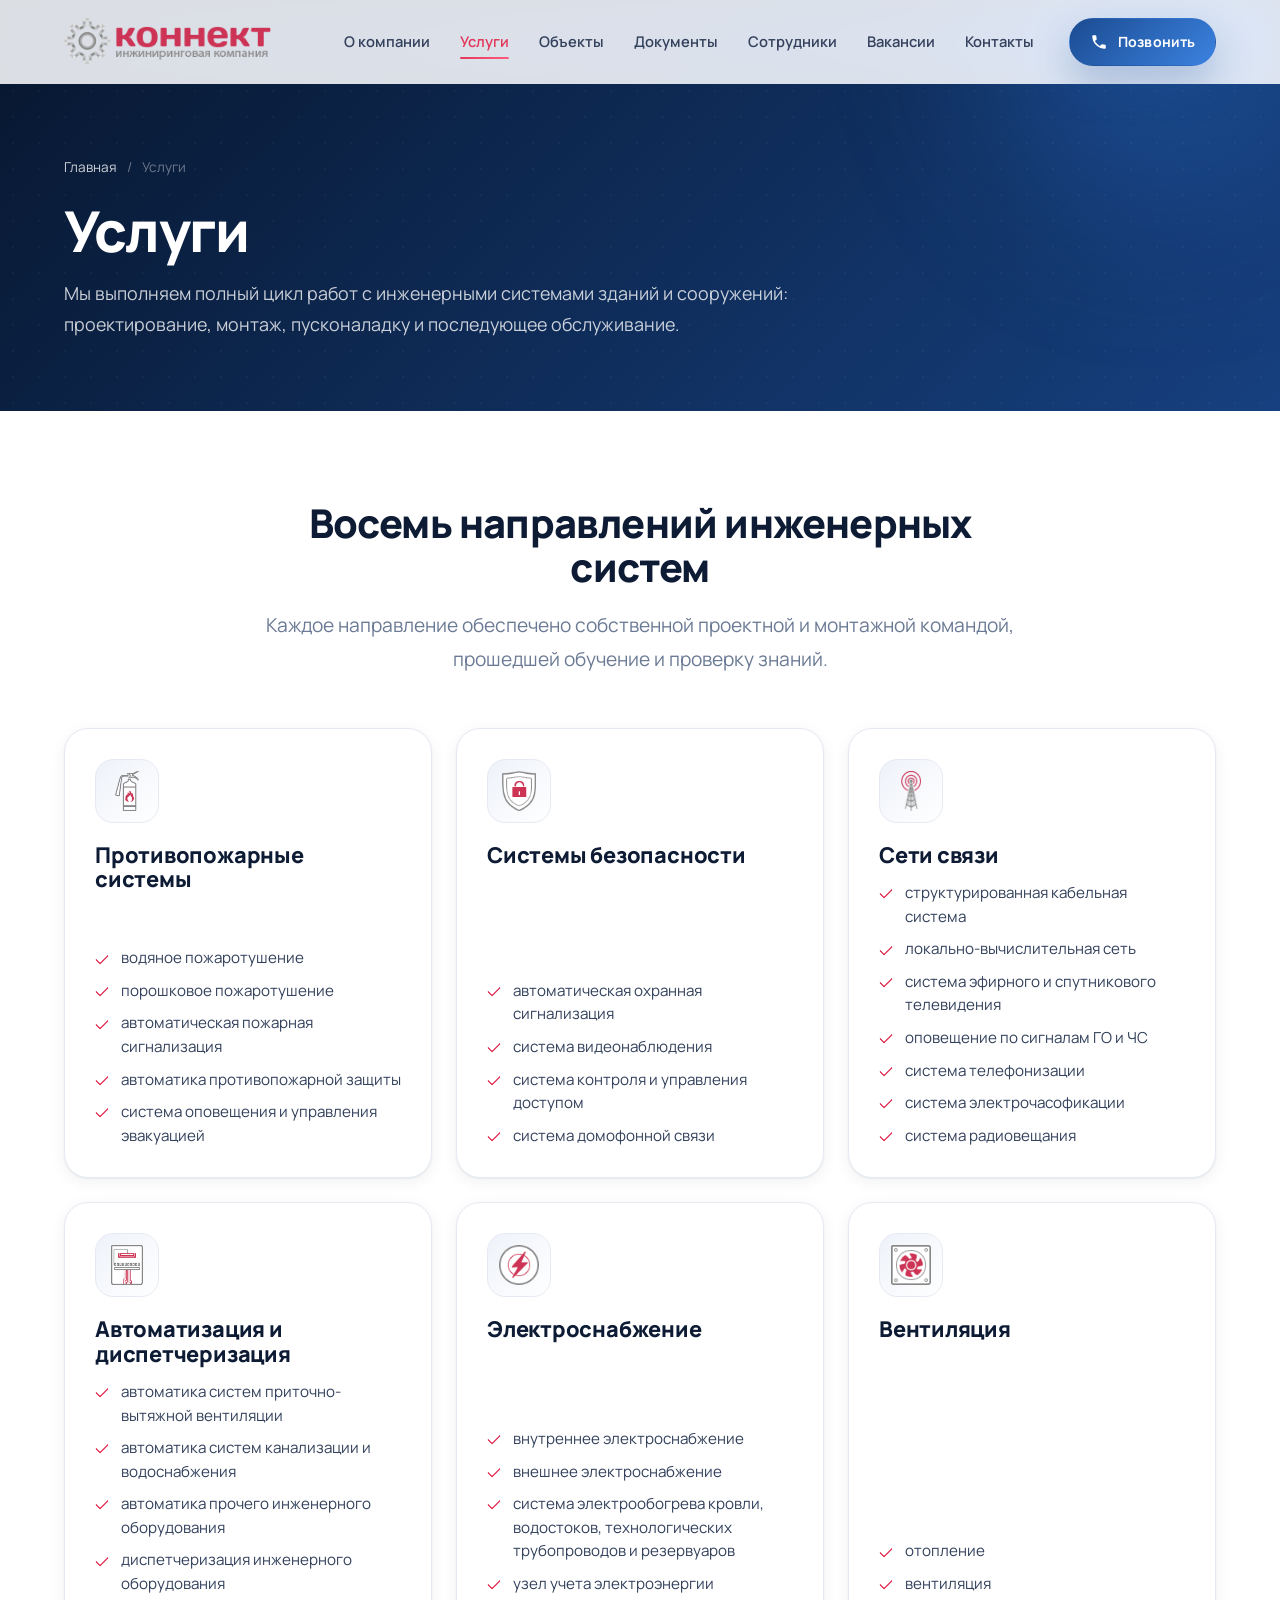
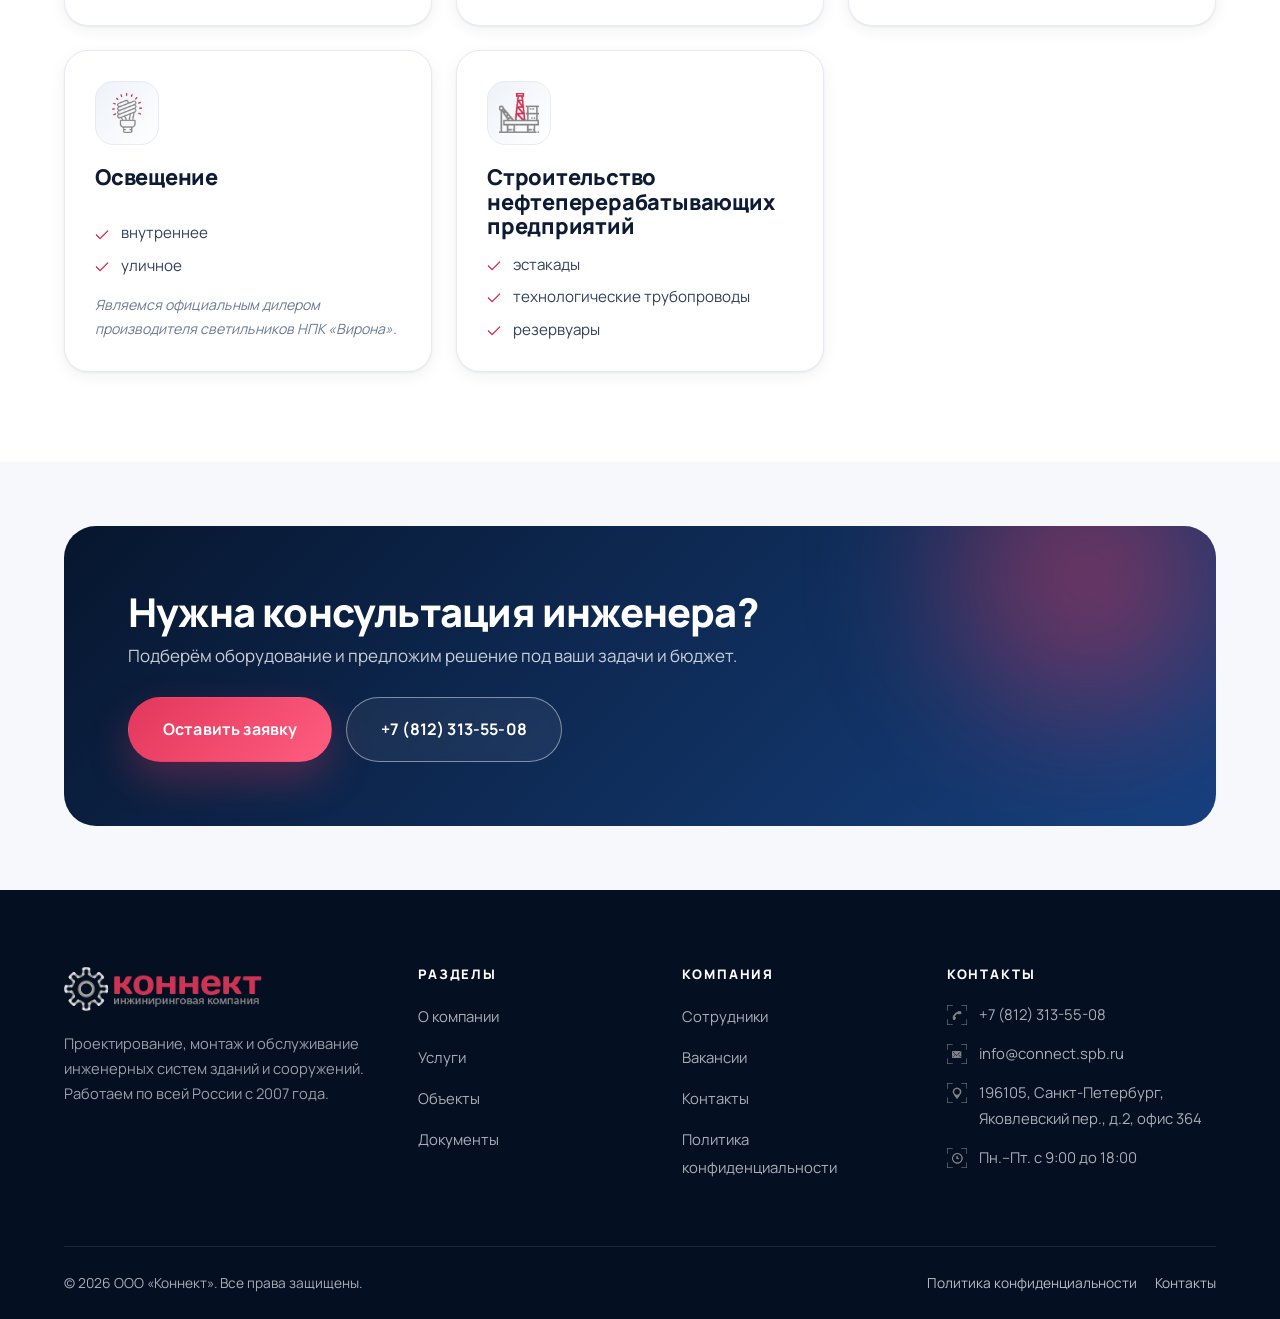
<file: services.html>
<!DOCTYPE html>
<html lang="ru">
<head>
  <meta charset="utf-8">
  <meta name="viewport" content="width=device-width, initial-scale=1">
  <title>Услуги — проектирование и монтаж инженерных систем | ООО «Коннект»</title>
  <meta name="description" content="Услуги ООО «Коннект»: противопожарные системы, системы безопасности, сети связи, автоматизация и диспетчеризация, электроснабжение, вентиляция, освещение, строительство нефтеперерабатывающих предприятий.">
  <meta name="keywords" content="противопожарные системы, охранная сигнализация, видеонаблюдение, СКУД, сети связи, диспетчеризация, электроснабжение, вентиляция, освещение, Вирона">
  <meta name="robots" content="index, follow">
  <meta name="theme-color" content="#07162e">
  <link rel="canonical" href="https://system785.github.io/connekt/services.html">
  <meta property="og:type" content="website">
  <meta property="og:site_name" content="ООО «Коннект»">
  <meta property="og:locale" content="ru_RU">
  <meta property="og:title" content="Услуги — инженерные системы | ООО «Коннект»">
  <meta property="og:description" content="Полный спектр инженерных систем: от противопожарной защиты до строительства нефтеперерабатывающих предприятий.">
  <meta property="og:url" content="https://system785.github.io/connekt/services.html">
  <meta property="og:image" content="https://system785.github.io/connekt/assets/images/banner1.jpg">
  <meta name="twitter:card" content="summary_large_image">
  <link rel="icon" href="assets/images/favicon.svg" type="image/svg+xml">
  <link rel="apple-touch-icon" href="assets/images/connekt-logo.png">
  <link rel="preconnect" href="https://fonts.googleapis.com">
  <link rel="preconnect" href="https://fonts.gstatic.com" crossorigin>
  <link href="https://fonts.googleapis.com/css2?family=Manrope:wght@400;500;600;700;800&display=swap" rel="stylesheet">
  <link rel="stylesheet" href="assets/css/style.css">
  <script type="application/ld+json">
  {
    "@context": "https://schema.org",
    "@type": "BreadcrumbList",
    "itemListElement": [
      { "@type": "ListItem", "position": 1, "name": "Главная", "item": "https://system785.github.io/connekt/" },
      { "@type": "ListItem", "position": 2, "name": "Услуги", "item": "https://system785.github.io/connekt/services.html" }
    ]
  }
  </script>
</head>
<body>
  <header class="site-header" id="siteHeader">
    <div class="container header-inner">
      <a class="brand" href="index.html" aria-label="ООО «Коннект» — на главную">
        <img src="assets/images/connekt-logo.png" alt="Логотип ООО «Коннект»" width="234" height="52">
      </a>
      <nav class="main-nav" id="mainNav" aria-label="Основная навигация">
        <ul class="nav-list">
          <li><a class="nav-link" href="index.html">О компании</a></li>
          <li><a class="nav-link is-active" href="services.html" aria-current="page">Услуги</a></li>
          <li><a class="nav-link" href="projects.html">Объекты</a></li>
          <li><a class="nav-link" href="documents.html">Документы</a></li>
          <li><a class="nav-link" href="sotrudniki.html">Сотрудники</a></li>
          <li><a class="nav-link" href="vakansii.html">Вакансии</a></li>
          <li><a class="nav-link" href="kontakty.html">Контакты</a></li>
        </ul>
        <a class="btn btn--primary btn--sm nav-cta" href="tel:+78123135508">
          <svg viewBox="0 0 24 24" width="18" height="18" aria-hidden="true"><path d="M6.6 10.8c1.4 2.8 3.8 5.2 6.6 6.6l2.2-2.2c.3-.3.7-.4 1-.2 1.1.4 2.3.6 3.6.6.6 0 1 .4 1 1V20c0 .6-.4 1-1 1C10.6 21 3 13.4 3 4c0-.6.4-1 1-1h3.4c.6 0 1 .4 1 1 0 1.3.2 2.5.6 3.6.1.4 0 .8-.2 1l-2.2 2.2z" fill="currentColor"/></svg>
          Позвонить
        </a>
      </nav>
      <button class="nav-toggle" id="navToggle" aria-label="Открыть меню" aria-expanded="false" aria-controls="mainNav">
        <span></span><span></span><span></span>
      </button>
      <div class="scroll-progress" aria-hidden="true"></div>
    </div>
  </header>

  <main id="main">
    <section class="page-hero">
      <div class="container">
        <div class="page-hero__inner">
          <nav class="breadcrumbs" aria-label="Хлебные крошки">
            <a href="index.html">Главная</a><span>/</span><span aria-current="page">Услуги</span>
          </nav>
          <h1>Услуги</h1>
          <p>Мы выполняем полный цикл работ с инженерными системами зданий и сооружений: проектирование, монтаж, пусконаладку и последующее обслуживание.</p>
        </div>
      </div>
    </section>

    <section class="section">
      <div class="container">
        <div class="section-head section-head--center reveal">
          <h2>Восемь направлений инженерных систем</h2>
          <p class="lead">Каждое направление обеспечено собственной проектной и монтажной командой, прошедшей обучение и проверку знаний.</p>
        </div>

        <div class="cards cards--services">
          <article class="card reveal" data-delay="1">
            <div class="card__icon"><img src="assets/images/service-1a-fire-prevention-systems.png" alt="" aria-hidden="true"></div>
            <h3>Противопожарные системы</h3>
            <ul class="card__list">
              <li>водяное пожаротушение</li>
              <li>порошковое пожаротушение</li>
              <li>автоматическая пожарная сигнализация</li>
              <li>автоматика противопожарной защиты</li>
              <li>система оповещения и управления эвакуацией</li>
            </ul>
          </article>

          <article class="card reveal" data-delay="2">
            <div class="card__icon"><img src="assets/images/service-2a-security-systems.png" alt="" aria-hidden="true"></div>
            <h3>Системы безопасности</h3>
            <ul class="card__list">
              <li>автоматическая охранная сигнализация</li>
              <li>система видеонаблюдения</li>
              <li>система контроля и управления доступом</li>
              <li>система домофонной связи</li>
            </ul>
          </article>

          <article class="card reveal" data-delay="3">
            <div class="card__icon"><img src="assets/images/service-3a-communication-networking.png" alt="" aria-hidden="true"></div>
            <h3>Сети связи</h3>
            <ul class="card__list">
              <li>структурированная кабельная система</li>
              <li>локально-вычислительная сеть</li>
              <li>система эфирного и спутникового телевидения</li>
              <li>оповещение по сигналам ГО и ЧС</li>
              <li>система телефонизации</li>
              <li>система электрочасофикации</li>
              <li>система радиовещания</li>
            </ul>
          </article>

          <article class="card reveal" data-delay="4">
            <div class="card__icon"><img src="assets/images/service-4a-automation-dispatching.png" alt="" aria-hidden="true"></div>
            <h3>Автоматизация и диспетчеризация</h3>
            <ul class="card__list">
              <li>автоматика систем приточно-вытяжной вентиляции</li>
              <li>автоматика систем канализации и водоснабжения</li>
              <li>автоматика прочего инженерного оборудования</li>
              <li>диспетчеризация инженерного оборудования</li>
            </ul>
          </article>

          <article class="card reveal" data-delay="1">
            <div class="card__icon"><img src="assets/images/service-5a-electric-power-supply.png" alt="" aria-hidden="true"></div>
            <h3>Электроснабжение</h3>
            <ul class="card__list">
              <li>внутреннее электроснабжение</li>
              <li>внешнее электроснабжение</li>
              <li>система электрообогрева кровли, водостоков, технологических трубопроводов и резервуаров</li>
              <li>узел учета электроэнергии</li>
            </ul>
          </article>

          <article class="card reveal" data-delay="2">
            <div class="card__icon"><img src="assets/images/service-6a-ventilation.png" alt="" aria-hidden="true"></div>
            <h3>Вентиляция</h3>
            <ul class="card__list">
              <li>отопление</li>
              <li>вентиляция</li>
            </ul>
          </article>

          <article class="card reveal" data-delay="3">
            <div class="card__icon"><img src="assets/images/service-7a-lights.png" alt="" aria-hidden="true"></div>
            <h3>Освещение</h3>
            <ul class="card__list">
              <li>внутреннее</li>
              <li>уличное</li>
            </ul>
            <p class="card__note">Являемся официальным дилером производителя светильников НПК «Вирона».</p>
          </article>

          <article class="card reveal" data-delay="4">
            <div class="card__icon"><img src="assets/images/service-8a-oil-refining.png" alt="" aria-hidden="true"></div>
            <h3>Строительство нефтеперерабатывающих предприятий</h3>
            <ul class="card__list">
              <li>эстакады</li>
              <li>технологические трубопроводы</li>
              <li>резервуары</li>
            </ul>
          </article>
        </div>
      </div>
    </section>

    <section class="section section--surface section--tight">
      <div class="container">
        <div class="cta reveal">
          <div class="cta__inner">
            <div>
              <h2>Нужна консультация инженера?</h2>
              <p>Подберём оборудование и предложим решение под ваши задачи и бюджет.</p>
            </div>
            <div class="cta__actions">
              <a class="btn btn--accent btn--lg" href="kontakty.html">Оставить заявку</a>
              <a class="btn btn--ghost btn--lg" href="tel:+78123135508">+7 (812) 313-55-08</a>
            </div>
          </div>
        </div>
      </div>
    </section>
  </main>

  <footer class="site-footer">
    <div class="container">
      <div class="footer-grid">
        <div class="footer-brand">
          <img src="assets/images/connekt-logo.png" alt="ООО «Коннект»" width="234" height="52" loading="lazy">
          <p>Проектирование, монтаж и обслуживание инженерных систем зданий и сооружений. Работаем по всей России с 2007 года.</p>
        </div>
        <div class="footer-col">
          <h3>Разделы</h3>
          <ul>
            <li><a href="index.html">О компании</a></li>
            <li><a href="services.html">Услуги</a></li>
            <li><a href="projects.html">Объекты</a></li>
            <li><a href="documents.html">Документы</a></li>
          </ul>
        </div>
        <div class="footer-col">
          <h3>Компания</h3>
          <ul>
            <li><a href="sotrudniki.html">Сотрудники</a></li>
            <li><a href="vakansii.html">Вакансии</a></li>
            <li><a href="kontakty.html">Контакты</a></li>
            <li><a href="privacy.html">Политика конфиденциальности</a></li>
          </ul>
        </div>
        <div class="footer-col">
          <h3>Контакты</h3>
          <div class="footer-contact">
            <a href="tel:+78123135508"><img src="assets/images/phone.png" alt="" aria-hidden="true"> +7 (812) 313-55-08</a>
            <a href="mailto:info@connect.spb.ru"><img src="assets/images/mail.png" alt="" aria-hidden="true"> info@connect.spb.ru</a>
            <span><img src="assets/images/map.png" alt="" aria-hidden="true"> 196105, Санкт-Петербург, Яковлевский пер., д.2, офис 364</span>
            <span><img src="assets/images/clock.png" alt="" aria-hidden="true"> Пн.–Пт. с 9:00 до 18:00</span>
          </div>
        </div>
      </div>
      <div class="footer-bottom">
        <span>© <span data-year>2026</span> ООО «Коннект». Все права защищены.</span>
        <div class="footer-legal">
          <a href="privacy.html">Политика конфиденциальности</a>
          <a href="kontakty.html">Контакты</a>
        </div>
      </div>
    </div>
  </footer>

  <button class="to-top" aria-label="Наверх">
    <svg viewBox="0 0 24 24" width="20" height="20" aria-hidden="true"><path d="M12 5l7 7-1.4 1.4L13 8.8V19h-2V8.8L6.4 13.4 5 12l7-7z" fill="currentColor"/></svg>
  </button>

  <script src="assets/js/main.js" defer></script>
</body>
</html>
</file>
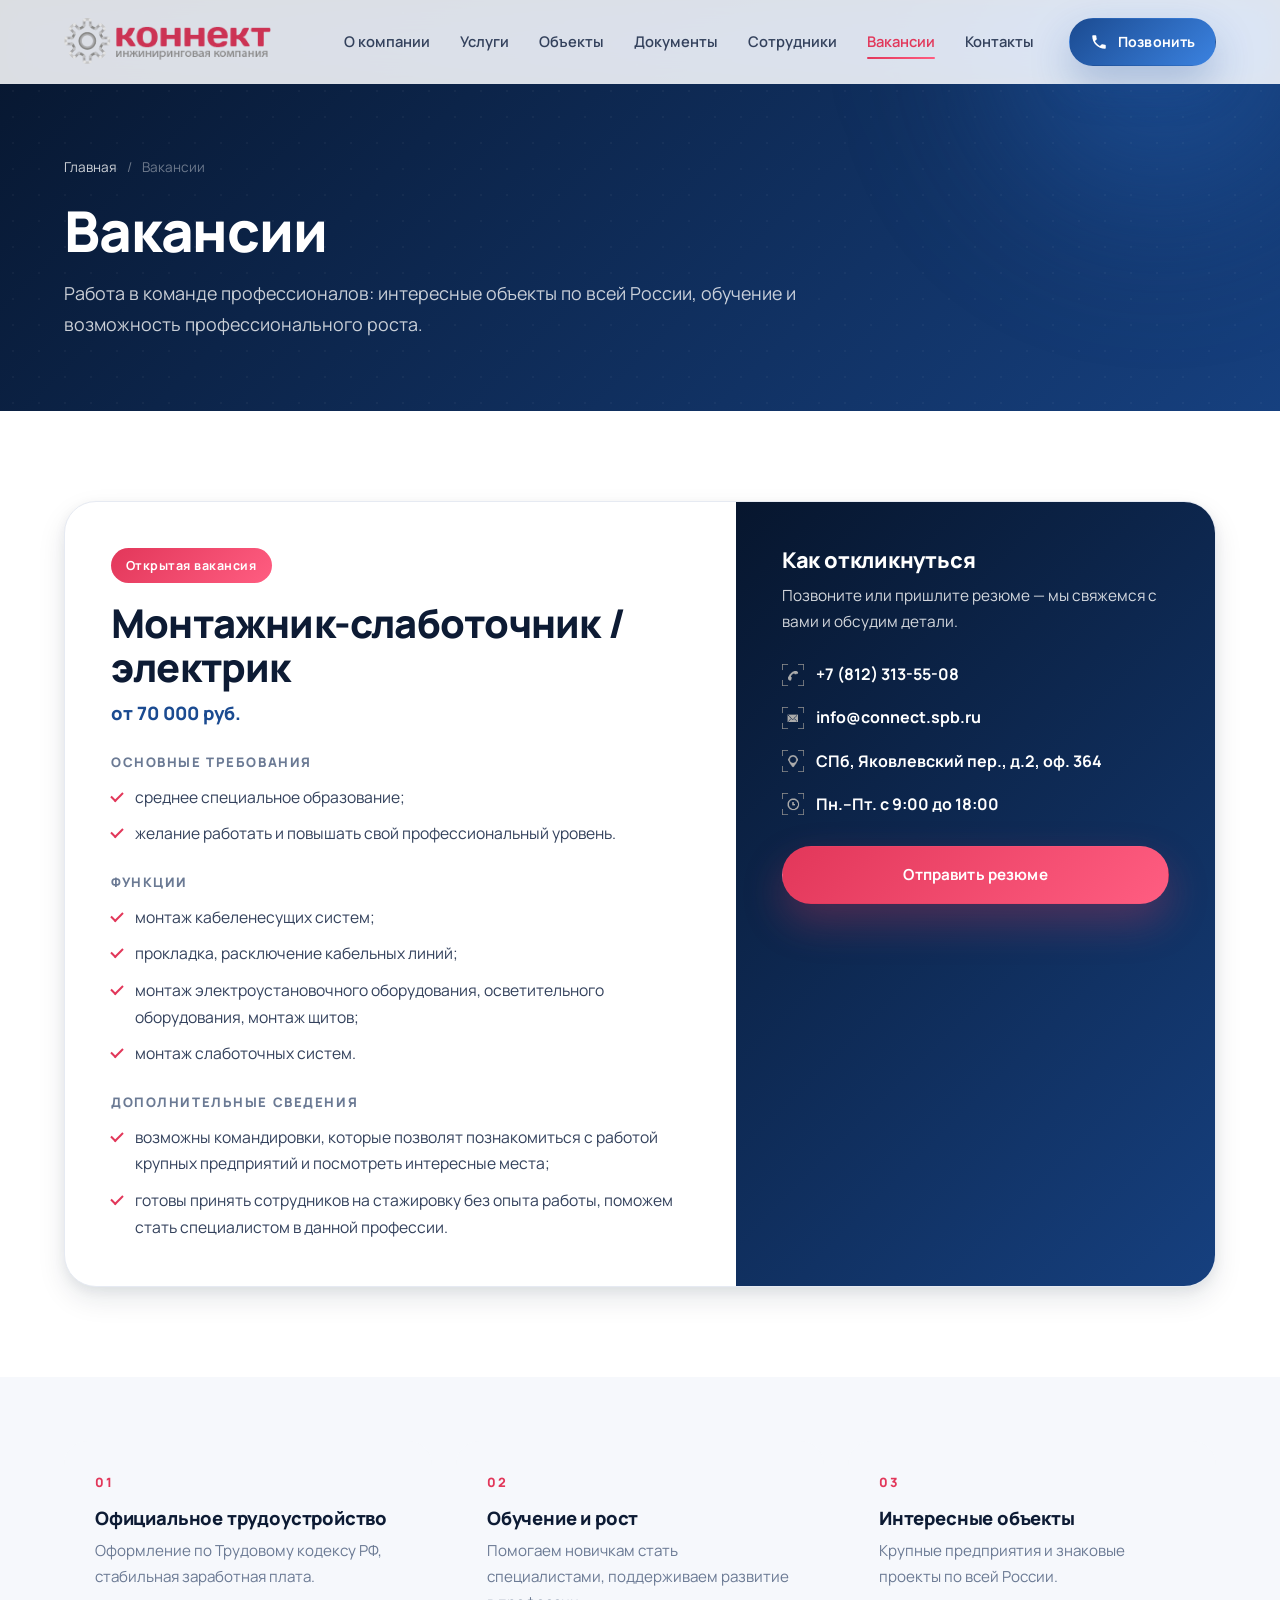
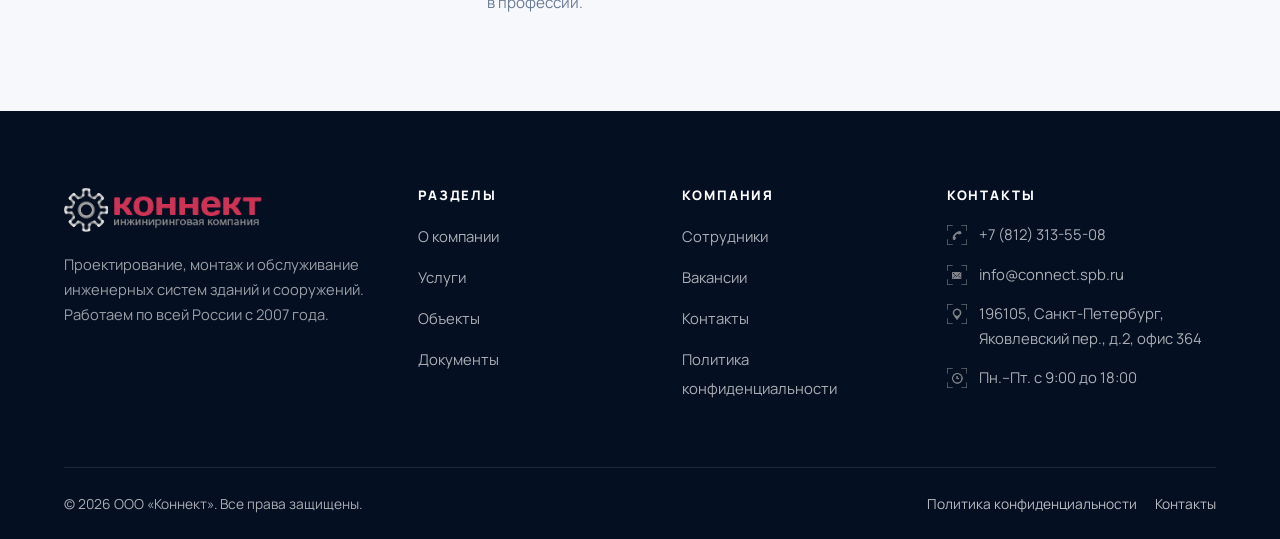
<file: vakansii.html>
<!DOCTYPE html>
<html lang="ru">
<head>
  <meta charset="utf-8">
  <meta name="viewport" content="width=device-width, initial-scale=1">
  <title>Вакансии — работа в ООО «Коннект» в Санкт-Петербурге</title>
  <meta name="description" content="Актуальные вакансии ООО «Коннект»: монтажник-слаботочник/электрик от 70 000 руб. Официальное трудоустройство, стажировка без опыта, работа по всей России.">
  <meta name="keywords" content="вакансии, работа, монтажник-слаботочник, электрик, Санкт-Петербург, Коннект, стажировка">
  <meta name="robots" content="index, follow">
  <meta name="theme-color" content="#07162e">
  <link rel="canonical" href="https://system785.github.io/connekt/vakansii.html">
  <meta property="og:type" content="website">
  <meta property="og:site_name" content="ООО «Коннект»">
  <meta property="og:locale" content="ru_RU">
  <meta property="og:title" content="Вакансии — работа в ООО «Коннект»">
  <meta property="og:description" content="Монтажник-слаботочник/электрик от 70 000 руб. Стажировка без опыта, командировки по России.">
  <meta property="og:url" content="https://system785.github.io/connekt/vakansii.html">
  <meta property="og:image" content="https://system785.github.io/connekt/assets/images/banner1.jpg">
  <meta name="twitter:card" content="summary_large_image">
  <link rel="icon" href="assets/images/favicon.svg" type="image/svg+xml">
  <link rel="apple-touch-icon" href="assets/images/connekt-logo.png">
  <link rel="preconnect" href="https://fonts.googleapis.com">
  <link rel="preconnect" href="https://fonts.gstatic.com" crossorigin>
  <link href="https://fonts.googleapis.com/css2?family=Manrope:wght@400;500;600;700;800&display=swap" rel="stylesheet">
  <link rel="stylesheet" href="assets/css/style.css">
  <script type="application/ld+json">
  {
    "@context": "https://schema.org",
    "@type": "JobPosting",
    "title": "Монтажник-слаботочник / электрик",
    "description": "Монтаж кабеленесущих систем, прокладка и расключение кабельных линий, монтаж электроустановочного и осветительного оборудования, монтаж щитов и слаботочных систем.",
    "datePosted": "2026-01-01",
    "employmentType": "FULL_TIME",
    "hiringOrganization": {
      "@type": "Organization",
      "name": "ООО «Коннект»",
      "sameAs": "https://system785.github.io/connekt/"
    },
    "jobLocation": {
      "@type": "Place",
      "address": {
        "@type": "PostalAddress",
        "addressLocality": "Санкт-Петербург",
        "streetAddress": "Яковлевский пер., д.2, офис 364",
        "addressCountry": "RU"
      }
    },
    "baseSalary": {
      "@type": "MonetaryAmount",
      "currency": "RUB",
      "value": { "@type": "QuantitativeValue", "minValue": 70000, "unitText": "MONTH" }
    }
  }
  </script>
  <script type="application/ld+json">
  {
    "@context": "https://schema.org",
    "@type": "BreadcrumbList",
    "itemListElement": [
      { "@type": "ListItem", "position": 1, "name": "Главная", "item": "https://system785.github.io/connekt/" },
      { "@type": "ListItem", "position": 2, "name": "Вакансии", "item": "https://system785.github.io/connekt/vakansii.html" }
    ]
  }
  </script>
</head>
<body>
  <header class="site-header" id="siteHeader">
    <div class="container header-inner">
      <a class="brand" href="index.html" aria-label="ООО «Коннект» — на главную">
        <img src="assets/images/connekt-logo.png" alt="Логотип ООО «Коннект»" width="234" height="52">
      </a>
      <nav class="main-nav" id="mainNav" aria-label="Основная навигация">
        <ul class="nav-list">
          <li><a class="nav-link" href="index.html">О компании</a></li>
          <li><a class="nav-link" href="services.html">Услуги</a></li>
          <li><a class="nav-link" href="projects.html">Объекты</a></li>
          <li><a class="nav-link" href="documents.html">Документы</a></li>
          <li><a class="nav-link" href="sotrudniki.html">Сотрудники</a></li>
          <li><a class="nav-link is-active" href="vakansii.html" aria-current="page">Вакансии</a></li>
          <li><a class="nav-link" href="kontakty.html">Контакты</a></li>
        </ul>
        <a class="btn btn--primary btn--sm nav-cta" href="tel:+78123135508">
          <svg viewBox="0 0 24 24" width="18" height="18" aria-hidden="true"><path d="M6.6 10.8c1.4 2.8 3.8 5.2 6.6 6.6l2.2-2.2c.3-.3.7-.4 1-.2 1.1.4 2.3.6 3.6.6.6 0 1 .4 1 1V20c0 .6-.4 1-1 1C10.6 21 3 13.4 3 4c0-.6.4-1 1-1h3.4c.6 0 1 .4 1 1 0 1.3.2 2.5.6 3.6.1.4 0 .8-.2 1l-2.2 2.2z" fill="currentColor"/></svg>
          Позвонить
        </a>
      </nav>
      <button class="nav-toggle" id="navToggle" aria-label="Открыть меню" aria-expanded="false" aria-controls="mainNav">
        <span></span><span></span><span></span>
      </button>
      <div class="scroll-progress" aria-hidden="true"></div>
    </div>
  </header>

  <main id="main">
    <section class="page-hero">
      <div class="container">
        <div class="page-hero__inner">
          <nav class="breadcrumbs" aria-label="Хлебные крошки">
            <a href="index.html">Главная</a><span>/</span><span aria-current="page">Вакансии</span>
          </nav>
          <h1>Вакансии</h1>
          <p>Работа в команде профессионалов: интересные объекты по всей России, обучение и возможность профессионального роста.</p>
        </div>
      </div>
    </section>

    <section class="section">
      <div class="container">
        <div class="vacancy reveal">
          <div class="vacancy__main">
            <span class="vacancy__badge">Открытая вакансия</span>
            <h2>Монтажник-слаботочник / электрик</h2>
            <div class="vacancy__salary">от 70 000 руб.</div>

            <div class="vacancy__group">
              <h3>Основные требования</h3>
              <ul>
                <li>среднее специальное образование;</li>
                <li>желание работать и повышать свой профессиональный уровень.</li>
              </ul>
            </div>

            <div class="vacancy__group">
              <h3>Функции</h3>
              <ul>
                <li>монтаж кабеленесущих систем;</li>
                <li>прокладка, расключение кабельных линий;</li>
                <li>монтаж электроустановочного оборудования, осветительного оборудования, монтаж щитов;</li>
                <li>монтаж слаботочных систем.</li>
              </ul>
            </div>

            <div class="vacancy__group">
              <h3>Дополнительные сведения</h3>
              <ul>
                <li>возможны командировки, которые позволят познакомиться с работой крупных предприятий и посмотреть интересные места;</li>
                <li>готовы принять сотрудников на стажировку без опыта работы, поможем стать специалистом в данной профессии.</li>
              </ul>
            </div>
          </div>

          <aside class="vacancy__side">
            <h3>Как откликнуться</h3>
            <p>Позвоните или пришлите резюме — мы свяжемся с вами и обсудим детали.</p>
            <div class="vacancy__contact">
              <a href="tel:+78123135508"><img src="assets/images/phone.png" alt="" aria-hidden="true"> +7 (812) 313-55-08</a>
              <a href="mailto:info@connect.spb.ru?subject=Резюме на вакансию монтажника-слаботочника"><img src="assets/images/mail.png" alt="" aria-hidden="true"> info@connect.spb.ru</a>
              <a href="kontakty.html"><img src="assets/images/map.png" alt="" aria-hidden="true"> СПб, Яковлевский пер., д.2, оф. 364</a>
              <a href="kontakty.html"><img src="assets/images/clock.png" alt="" aria-hidden="true"> Пн.–Пт. с 9:00 до 18:00</a>
            </div>
            <a class="btn btn--accent btn--block" style="margin-top:28px" href="mailto:info@connect.spb.ru?subject=Резюме на вакансию монтажника-слаботочника">Отправить резюме</a>
          </aside>
        </div>
      </div>
    </section>

    <section class="section section--surface section--tight">
      <div class="container">
        <div class="features">
          <div class="feature reveal">
            <div class="feature__num">01</div>
            <h3>Официальное трудоустройство</h3>
            <p>Оформление по Трудовому кодексу РФ, стабильная заработная плата.</p>
          </div>
          <div class="feature reveal" data-delay="1">
            <div class="feature__num">02</div>
            <h3>Обучение и рост</h3>
            <p>Помогаем новичкам стать специалистами, поддерживаем развитие в профессии.</p>
          </div>
          <div class="feature reveal" data-delay="2">
            <div class="feature__num">03</div>
            <h3>Интересные объекты</h3>
            <p>Крупные предприятия и знаковые проекты по всей России.</p>
          </div>
        </div>
      </div>
    </section>
  </main>

  <footer class="site-footer">
    <div class="container">
      <div class="footer-grid">
        <div class="footer-brand">
          <img src="assets/images/connekt-logo.png" alt="ООО «Коннект»" width="234" height="52" loading="lazy">
          <p>Проектирование, монтаж и обслуживание инженерных систем зданий и сооружений. Работаем по всей России с 2007 года.</p>
        </div>
        <div class="footer-col">
          <h3>Разделы</h3>
          <ul>
            <li><a href="index.html">О компании</a></li>
            <li><a href="services.html">Услуги</a></li>
            <li><a href="projects.html">Объекты</a></li>
            <li><a href="documents.html">Документы</a></li>
          </ul>
        </div>
        <div class="footer-col">
          <h3>Компания</h3>
          <ul>
            <li><a href="sotrudniki.html">Сотрудники</a></li>
            <li><a href="vakansii.html">Вакансии</a></li>
            <li><a href="kontakty.html">Контакты</a></li>
            <li><a href="privacy.html">Политика конфиденциальности</a></li>
          </ul>
        </div>
        <div class="footer-col">
          <h3>Контакты</h3>
          <div class="footer-contact">
            <a href="tel:+78123135508"><img src="assets/images/phone.png" alt="" aria-hidden="true"> +7 (812) 313-55-08</a>
            <a href="mailto:info@connect.spb.ru"><img src="assets/images/mail.png" alt="" aria-hidden="true"> info@connect.spb.ru</a>
            <span><img src="assets/images/map.png" alt="" aria-hidden="true"> 196105, Санкт-Петербург, Яковлевский пер., д.2, офис 364</span>
            <span><img src="assets/images/clock.png" alt="" aria-hidden="true"> Пн.–Пт. с 9:00 до 18:00</span>
          </div>
        </div>
      </div>
      <div class="footer-bottom">
        <span>© <span data-year>2026</span> ООО «Коннект». Все права защищены.</span>
        <div class="footer-legal">
          <a href="privacy.html">Политика конфиденциальности</a>
          <a href="kontakty.html">Контакты</a>
        </div>
      </div>
    </div>
  </footer>

  <button class="to-top" aria-label="Наверх">
    <svg viewBox="0 0 24 24" width="20" height="20" aria-hidden="true"><path d="M12 5l7 7-1.4 1.4L13 8.8V19h-2V8.8L6.4 13.4 5 12l7-7z" fill="currentColor"/></svg>
  </button>

  <script src="assets/js/main.js" defer></script>
</body>
</html>
</file>
<file: assets/css/style.css>
/* ==========================================================================
   ООО «Коннект» — современный корпоративный сайт
   Инженерные системы: проектирование, монтаж, обслуживание
   Автор редизайна: 2026
   ========================================================================== */

/* --------------------------------------------------------------------------
   1. Дизайн-токены
   -------------------------------------------------------------------------- */
:root {
  /* Палитра */
  --navy-950: #050f22;
  --navy-900: #07162e;
  --navy-800: #0a2145;
  --navy-700: #102f66;
  --blue-700: #16407f;
  --blue-600: #1b4b91;
  --blue-500: #2563b8;
  --blue-400: #3b82e0;
  --accent-600: #c9204a;
  --accent-500: #e2375a;
  --accent-400: #ff5d81;
  --gold: #e7bb6b;

  --ink: #0d1b34;
  --ink-soft: #33415c;
  --muted: #6b7a94;
  --line: #e6eaf2;
  --surface: #f6f8fc;
  --surface-2: #eef2f9;
  --white: #ffffff;

  /* Градиенты */
  --grad-primary: linear-gradient(135deg, var(--blue-600) 0%, var(--blue-400) 100%);
  --grad-accent: linear-gradient(135deg, var(--accent-500) 0%, var(--accent-400) 100%);
  --grad-navy: linear-gradient(135deg, var(--navy-900) 0%, var(--blue-700) 100%);
  --grad-hero: linear-gradient(115deg, rgba(5,15,34,.94) 0%, rgba(7,22,46,.86) 42%, rgba(16,47,102,.62) 100%);

  /* Тени */
  --shadow-sm: 0 1px 2px rgba(13, 27, 52, .06), 0 4px 16px rgba(13, 27, 52, .06);
  --shadow-md: 0 12px 28px rgba(13, 27, 52, .10), 0 4px 12px rgba(13, 27, 52, .06);
  --shadow-lg: 0 28px 60px rgba(9, 26, 56, .18);
  --shadow-glow: 0 18px 40px rgba(27, 75, 145, .28);

  /* Геометрия */
  --radius-sm: 10px;
  --radius: 16px;
  --radius-lg: 24px;
  --radius-xl: 32px;
  --radius-pill: 999px;

  /* Типографика */
  --font: 'Manrope', -apple-system, BlinkMacSystemFont, 'Segoe UI', Roboto, 'Helvetica Neue', Arial, sans-serif;

  --container: 1200px;
  --container-wide: 1360px;
  --header-h: 84px;

  --ease: cubic-bezier(.22, .61, .36, 1);
  --ease-out: cubic-bezier(.16, 1, .3, 1);
}

/* --------------------------------------------------------------------------
   2. Сброс и база
   -------------------------------------------------------------------------- */
*, *::before, *::after { box-sizing: border-box; }

html {
  scroll-behavior: smooth;
  -webkit-text-size-adjust: 100%;
  scroll-padding-top: calc(var(--header-h) + 24px);
  overflow-x: clip;
}

body {
  margin: 0;
  font-family: var(--font);
  font-size: 17px;
  line-height: 1.7;
  color: var(--ink-soft);
  background: var(--white);
  overflow-x: hidden;
  -webkit-font-smoothing: antialiased;
  -moz-osx-font-smoothing: grayscale;
}

body.nav-open { overflow: hidden; }

img { max-width: 100%; height: auto; display: block; }
a { color: var(--blue-600); text-decoration: none; transition: color .25s var(--ease); }
a:hover { color: var(--accent-500); }
ul { margin: 0; padding: 0; list-style: none; }
button { font-family: inherit; }

h1, h2, h3, h4, h5, h6 {
  margin: 0 0 .5em;
  color: var(--ink);
  font-weight: 800;
  line-height: 1.12;
  letter-spacing: -.02em;
}
h1 { font-size: clamp(2.1rem, 4.4vw, 3.6rem); }
h2 { font-size: clamp(1.7rem, 3.1vw, 2.55rem); }
h3 { font-size: clamp(1.18rem, 1.7vw, 1.45rem); letter-spacing: -.01em; }
h4 { font-size: 1.05rem; }
p { margin: 0 0 1.1em; }
p:last-child { margin-bottom: 0; }
strong { color: var(--ink); font-weight: 700; }
::selection { background: var(--accent-500); color: #fff; }

:focus-visible {
  outline: 3px solid var(--blue-400);
  outline-offset: 3px;
  border-radius: 6px;
}

/* --------------------------------------------------------------------------
   3. Утилиты / сетка
   -------------------------------------------------------------------------- */
.container {
  width: 100%;
  max-width: var(--container);
  margin: 0 auto;
  padding: 0 24px;
}
.container--wide { max-width: var(--container-wide); }

.section { padding: clamp(64px, 7vw, 116px) 0; position: relative; }
.section--tight { padding: clamp(44px, 5vw, 76px) 0; }
.section--surface { background: var(--surface); }
.section--navy { background: var(--grad-navy); color: rgba(255,255,255,.82); }
.section--navy h1, .section--navy h2, .section--navy h3, .section--navy h4 { color: #fff; }

.text-center { text-align: center; }
.mx-auto { margin-left: auto; margin-right: auto; }
.lead { font-size: clamp(1.05rem, 1.5vw, 1.2rem); color: var(--muted); line-height: 1.75; }
.section--navy .lead { color: rgba(255,255,255,.72); }
.measure { max-width: 720px; }

.eyebrow {
  display: inline-flex;
  align-items: center;
  gap: 9px;
  font-size: .78rem;
  font-weight: 700;
  letter-spacing: .16em;
  text-transform: uppercase;
  color: var(--accent-500);
  margin-bottom: 18px;
}
.eyebrow::before {
  content: "";
  width: 26px;
  height: 2px;
  border-radius: 2px;
  background: var(--grad-accent);
}
.section--navy .eyebrow { color: var(--accent-400); }

.section-head { max-width: 780px; margin-bottom: clamp(36px, 4vw, 60px); }
.section-head--center { margin-left: auto; margin-right: auto; text-align: center; }
.section-head--center .eyebrow { justify-content: center; }
.section-head p { margin-top: 14px; }

/* --------------------------------------------------------------------------
   4. Кнопки
   -------------------------------------------------------------------------- */
.btn {
  position: relative;
  display: inline-flex;
  align-items: center;
  justify-content: center;
  gap: 10px;
  padding: 15px 28px;
  border: 1px solid transparent;
  border-radius: var(--radius-pill);
  font-size: .95rem;
  font-weight: 700;
  letter-spacing: .01em;
  color: #fff;
  cursor: pointer;
  overflow: hidden;
  transition: transform .3s var(--ease), box-shadow .3s var(--ease), background .3s var(--ease), color .3s var(--ease), border-color .3s var(--ease);
  will-change: transform;
}
.btn svg { width: 18px; height: 18px; flex: none; }
.btn:hover { transform: translateY(-3px); }

.btn--primary { background: var(--grad-primary); box-shadow: var(--shadow-glow); color: #fff; }
.btn--primary:hover { box-shadow: 0 22px 48px rgba(27, 75, 145, .4); color: #fff; }

.btn--accent { background: var(--grad-accent); box-shadow: 0 18px 40px rgba(226, 55, 90, .3); color: #fff; }
.btn--accent:hover { box-shadow: 0 22px 48px rgba(226, 55, 90, .42); color: #fff; }

.btn--ghost { background: rgba(255,255,255,.06); border-color: rgba(255,255,255,.45); color: #fff; backdrop-filter: blur(6px); }
.btn--ghost:hover { background: #fff; color: var(--navy-800); border-color: #fff; }

.btn--outline { background: transparent; border-color: var(--line); color: var(--ink); }
.btn--outline:hover { border-color: var(--blue-600); color: var(--blue-600); background: #fff; }

.btn--sm { padding: 11px 20px; font-size: .88rem; }
.btn--lg { padding: 18px 34px; font-size: 1rem; }
.btn--block { width: 100%; }

/* --------------------------------------------------------------------------
   5. Шапка / навигация
   -------------------------------------------------------------------------- */
.site-header {
  position: fixed;
  inset: 0 0 auto 0;
  z-index: 1000;
  height: var(--header-h);
  display: flex;
  align-items: center;
  background: rgba(255,255,255,.86);
  backdrop-filter: saturate(180%) blur(16px);
  -webkit-backdrop-filter: saturate(180%) blur(16px);
  border-bottom: 1px solid transparent;
  transition: height .35s var(--ease), background .35s var(--ease), box-shadow .35s var(--ease), border-color .35s var(--ease);
}
.site-header.is-scrolled {
  height: 70px;
  background: rgba(255,255,255,.95);
  border-bottom-color: var(--line);
  box-shadow: 0 10px 30px rgba(13, 27, 52, .07);
}

.header-inner {
  display: flex;
  align-items: center;
  gap: 28px;
  width: 100%;
}

.brand { display: inline-flex; align-items: center; flex: none; }
.brand img {
  height: 46px;
  width: auto;
  transition: height .35s var(--ease), transform .35s var(--ease);
}
.site-header.is-scrolled .brand img { height: 40px; }
.brand:hover img { transform: scale(1.02); }

/* Прогресс прокрутки */
.scroll-progress {
  position: absolute;
  left: 0; bottom: -1px;
  height: 3px;
  width: 100%;
  transform: scaleX(0);
  transform-origin: 0 50%;
  background: var(--grad-accent);
  transition: transform .1s linear;
}

.main-nav { margin-left: auto; display: flex; align-items: center; gap: 22px; }
.nav-list { display: flex; align-items: center; gap: 4px; }
.nav-link {
  position: relative;
  display: inline-block;
  padding: 9px 13px;
  font-size: .92rem;
  font-weight: 600;
  color: var(--ink-soft);
  border-radius: var(--radius-pill);
  transition: color .25s var(--ease), background .25s var(--ease);
}
.nav-link::after {
  content: "";
  position: absolute;
  left: 13px; right: 13px; bottom: 4px;
  height: 2px;
  border-radius: 2px;
  background: var(--grad-accent);
  transform: scaleX(0);
  transform-origin: 0 50%;
  transition: transform .3s var(--ease);
}
.nav-link:hover { color: var(--ink); }
.nav-link:hover::after { transform: scaleX(1); }
.nav-link.is-active { color: var(--accent-500); }
.nav-link.is-active::after { transform: scaleX(1); }

.nav-cta { white-space: nowrap; }

/* Бургер */
.nav-toggle {
  display: none;
  width: 46px; height: 46px;
  margin-left: auto;
  border: 1px solid var(--line);
  border-radius: 14px;
  background: #fff;
  cursor: pointer;
  position: relative;
}
.nav-toggle span {
  position: absolute;
  left: 50%; top: 50%;
  width: 20px; height: 2px;
  border-radius: 2px;
  background: var(--ink);
  transform: translate(-50%, -50%);
  transition: transform .35s var(--ease), opacity .25s var(--ease), width .35s var(--ease);
}
.nav-toggle span:nth-child(1) { transform: translate(-50%, calc(-50% - 6px)); }
.nav-toggle span:nth-child(3) { transform: translate(-50%, calc(-50% + 6px)); }
.nav-toggle.is-active span:nth-child(1) { transform: translate(-50%, -50%) rotate(45deg); }
.nav-toggle.is-active span:nth-child(2) { opacity: 0; }
.nav-toggle.is-active span:nth-child(3) { transform: translate(-50%, -50%) rotate(-45deg); }

/* --------------------------------------------------------------------------
   6. Hero
   -------------------------------------------------------------------------- */
.hero {
  position: relative;
  display: flex;
  align-items: center;
  min-height: 100svh;
  padding: calc(var(--header-h) + 64px) 0 80px;
  color: #fff;
  background-color: var(--navy-900);
  overflow: hidden;
}
.hero__bg {
  position: absolute;
  inset: -12% 0;
  z-index: 0;
  background-image: var(--grad-hero), url('../images/banner1.jpg');
  background-size: cover, cover;
  background-position: center, center;
  background-repeat: no-repeat;
  will-change: transform;
}
.hero::before,
.hero::after {
  content: "";
  position: absolute;
  z-index: 1;
  border-radius: 50%;
  filter: blur(90px);
  opacity: .5;
  pointer-events: none;
}
.hero::before { width: 520px; height: 520px; top: -180px; right: -120px; background: radial-gradient(circle, rgba(37,99,184,.75), transparent 70%); animation: float 14s ease-in-out infinite; }
.hero::after { width: 420px; height: 420px; bottom: -180px; left: -100px; background: radial-gradient(circle, rgba(226,55,90,.5), transparent 70%); animation: float 18s ease-in-out infinite reverse; }

@keyframes float {
  0%, 100% { transform: translate3d(0,0,0); }
  50% { transform: translate3d(0, 26px, 0); }
}

.hero__grid {
  position: relative;
  z-index: 2;
  display: grid;
  grid-template-columns: minmax(0, 1.15fr) minmax(0, .85fr);
  gap: clamp(32px, 5vw, 72px);
  align-items: center;
}

.hero__badge {
  display: inline-flex;
  align-items: center;
  gap: 10px;
  padding: 8px 16px;
  margin-bottom: 26px;
  border: 1px solid rgba(255,255,255,.28);
  border-radius: var(--radius-pill);
  background: rgba(255,255,255,.08);
  backdrop-filter: blur(8px);
  font-size: .82rem;
  font-weight: 600;
  letter-spacing: .04em;
  color: rgba(255,255,255,.9);
}
.hero__badge .dot {
  width: 8px; height: 8px; border-radius: 50%;
  background: var(--accent-400);
  box-shadow: 0 0 0 4px rgba(255,93,129,.25);
  animation: pulse 2.4s ease-out infinite;
}
@keyframes pulse {
  0% { box-shadow: 0 0 0 0 rgba(255,93,129,.5); }
  70% { box-shadow: 0 0 0 12px rgba(255,93,129,0); }
  100% { box-shadow: 0 0 0 0 rgba(255,93,129,0); }
}

.hero h1 { color: #fff; margin-bottom: 22px; }
.hero h1 .grad {
  background: linear-gradient(100deg, #fff 10%, #a9c8ff 55%, var(--accent-400) 100%);
  -webkit-background-clip: text;
  background-clip: text;
  -webkit-text-fill-color: transparent;
  color: transparent;
}
.hero__sub { max-width: 560px; font-size: clamp(1.02rem, 1.4vw, 1.18rem); color: rgba(255,255,255,.82); margin-bottom: 34px; }
.hero__actions { display: flex; flex-wrap: wrap; gap: 16px; margin-bottom: 42px; }

.hero__facts { display: flex; flex-wrap: wrap; gap: 28px 40px; }
.hero__fact { display: flex; align-items: center; gap: 12px; }
.hero__fact img { height: 26px; width: auto; opacity: .9; }
.hero__fact span { font-size: .95rem; color: rgba(255,255,255,.86); font-weight: 600; }

/* Карточки статистики поверх hero */
.hero__panel {
  position: relative;
  padding: 30px;
  border: 1px solid rgba(255,255,255,.16);
  border-radius: var(--radius-xl);
  background: rgba(255,255,255,.07);
  backdrop-filter: blur(16px);
  -webkit-backdrop-filter: blur(16px);
  box-shadow: var(--shadow-lg);
}
.hero__panel-title { color: #fff; font-size: 1.05rem; font-weight: 700; margin-bottom: 22px; }
.hero__stats { display: grid; grid-template-columns: 1fr 1fr; gap: 18px; }
.hero__stat {
  padding: 18px;
  border-radius: var(--radius);
  background: rgba(255,255,255,.06);
  border: 1px solid rgba(255,255,255,.1);
  transition: background .3s var(--ease), transform .3s var(--ease);
}
.hero__stat:hover { background: rgba(255,255,255,.12); transform: translateY(-3px); }
.hero__stat b { display: block; font-size: clamp(1.6rem, 2.6vw, 2.1rem); font-weight: 800; color: #fff; letter-spacing: -.02em; line-height: 1; }
.hero__stat b span { color: var(--accent-400); }
.hero__stat small { display: block; margin-top: 8px; font-size: .82rem; color: rgba(255,255,255,.66); line-height: 1.4; }

.hero__scroll {
  position: absolute;
  left: 50%; bottom: 26px;
  transform: translateX(-50%);
  z-index: 2;
  display: inline-flex; flex-direction: column; align-items: center; gap: 8px;
  font-size: .72rem; letter-spacing: .18em; text-transform: uppercase;
  color: rgba(255,255,255,.6);
}
.hero__scroll i {
  width: 22px; height: 34px;
  border: 1.5px solid rgba(255,255,255,.5);
  border-radius: 12px;
  position: relative;
}
.hero__scroll i::after {
  content: "";
  position: absolute; left: 50%; top: 7px;
  width: 3px; height: 6px; border-radius: 3px;
  background: rgba(255,255,255,.8);
  transform: translateX(-50%);
  animation: scrollDot 1.8s ease-in-out infinite;
}
@keyframes scrollDot {
  0% { opacity: 0; transform: translate(-50%, -4px); }
  40% { opacity: 1; }
  100% { opacity: 0; transform: translate(-50%, 12px); }
}

/* --------------------------------------------------------------------------
   7. Бегущая строка логотипов
   -------------------------------------------------------------------------- */
.trust { padding: 34px 0; border-bottom: 1px solid var(--line); background: #fff; }
.trust__label { text-align: center; font-size: .78rem; letter-spacing: .16em; text-transform: uppercase; color: var(--muted); font-weight: 700; margin-bottom: 24px; }
.marquee { position: relative; overflow: hidden; -webkit-mask-image: linear-gradient(90deg, transparent, #000 8%, #000 92%, transparent); mask-image: linear-gradient(90deg, transparent, #000 8%, #000 92%, transparent); }
.marquee__track { display: flex; align-items: center; gap: 56px; width: max-content; animation: marquee 60s linear infinite; }
.marquee:hover .marquee__track { animation-play-state: paused; }
.marquee__track img { height: 124px; width: auto; transition: transform .35s var(--ease); }
.marquee__track img:hover { transform: scale(1.06); }
@keyframes marquee { from { transform: translateX(0); } to { transform: translateX(-50%); } }

/* --------------------------------------------------------------------------
   8. Карточки услуг
   -------------------------------------------------------------------------- */
.cards { display: grid; gap: 24px; }
.cards--services { grid-template-columns: repeat(auto-fill, minmax(300px, 1fr)); }
.cards--projects { grid-template-columns: repeat(auto-fill, minmax(340px, 1fr)); }
.cards--docs { grid-template-columns: repeat(auto-fill, minmax(230px, 1fr)); }
.cards--reviews { grid-template-columns: repeat(auto-fill, minmax(240px, 1fr)); }
.cards--staff { grid-template-columns: repeat(auto-fill, minmax(260px, 1fr)); }

.card {
  position: relative;
  display: flex;
  flex-direction: column;
  padding: 30px;
  border: 1px solid var(--line);
  border-radius: var(--radius-lg);
  background: #fff;
  box-shadow: var(--shadow-sm);
  overflow: hidden;
  transition: transform .4s var(--ease), box-shadow .4s var(--ease), border-color .4s var(--ease);
}
.card::before {
  content: "";
  position: absolute;
  inset: 0 0 auto 0;
  height: 4px;
  background: var(--grad-primary);
  transform: scaleX(0);
  transform-origin: 0 50%;
  transition: transform .45s var(--ease-out);
}
.card:hover { transform: translateY(-6px); box-shadow: var(--shadow-md); border-color: transparent; }
.card:hover::before { transform: scaleX(1); }

.card__icon {
  display: inline-flex;
  align-items: center;
  justify-content: center;
  width: 64px; height: 64px;
  margin-bottom: 20px;
  border-radius: 18px;
  background: linear-gradient(135deg, var(--surface-2), #fff);
  border: 1px solid var(--line);
  transition: transform .4s var(--ease), background .4s var(--ease);
}
.card__icon img { max-width: 40px; max-height: 40px; width: auto; height: auto; }
.card:hover .card__icon { transform: translateY(-3px) rotate(-3deg); background: linear-gradient(135deg, #eaf1ff, #fff); }

.card h3 { margin-bottom: 14px; }
.card__list { display: grid; gap: 9px; margin-top: auto; }
.card__list li {
  position: relative;
  padding-left: 26px;
  font-size: .95rem;
  color: var(--ink-soft);
  line-height: 1.55;
}
.card__list li::before {
  content: "";
  position: absolute;
  left: 0; top: .48em;
  width: 14px; height: 8px;
  border-left: 2px solid var(--accent-500);
  border-bottom: 2px solid var(--accent-500);
  transform: rotate(-45deg) scale(.9);
  border-radius: 1px;
}

.card__note { margin-top: 16px; font-size: .88rem; color: var(--muted); font-style: italic; }

/* --------------------------------------------------------------------------
   9. Преимущества / фичи
   -------------------------------------------------------------------------- */
.features { display: grid; gap: 24px; grid-template-columns: repeat(auto-fit, minmax(260px, 1fr)); }
.feature {
  padding: 30px;
  border-radius: var(--radius-lg);
  background: var(--surface);
  border: 1px solid transparent;
  transition: transform .4s var(--ease), background .4s var(--ease), box-shadow .4s var(--ease);
}
.feature:hover { transform: translateY(-5px); background: #fff; box-shadow: var(--shadow-md); }
.feature__num { font-size: .8rem; font-weight: 800; letter-spacing: .14em; color: var(--accent-500); }
.feature h3 { margin: 14px 0 10px; font-size: 1.15rem; }
.feature p { font-size: .95rem; color: var(--muted); margin: 0; }

/* --------------------------------------------------------------------------
   10. Полоса статистики
   -------------------------------------------------------------------------- */
.stats { display: grid; grid-template-columns: repeat(auto-fit, minmax(200px, 1fr)); gap: 30px; }
.stat { text-align: center; padding: 10px; }
.stat b { display: block; font-size: clamp(2.2rem, 4vw, 3.2rem); font-weight: 800; line-height: 1; letter-spacing: -.03em; color: #fff; }
.stat b em { font-style: normal; color: var(--accent-400); }
.stat small { display: block; margin-top: 12px; font-size: .92rem; color: rgba(255,255,255,.7); }

/* --------------------------------------------------------------------------
   11. Текст «О компании»
   -------------------------------------------------------------------------- */
.prose { max-width: 820px; }
.prose p { font-size: 1.06rem; color: var(--ink-soft); }
.about-grid { display: grid; grid-template-columns: minmax(0, 1.1fr) minmax(0, .9fr); gap: clamp(32px, 5vw, 68px); align-items: center; }
.about-grid--reverse { grid-template-columns: minmax(0, .9fr) minmax(0, 1.1fr); }

.about-media {
  position: relative;
  border-radius: var(--radius-xl);
  overflow: hidden;
  box-shadow: var(--shadow-lg);
  background-color: var(--navy-900);
  background-image: linear-gradient(180deg, rgba(5,15,34,.15), rgba(5,15,34,.45)), url('../images/banner1.jpg');
  background-size: cover, cover;
  background-position: center, center;
  min-height: 420px;
}
.about-media__overlay {
  position: absolute; inset: 0;
  background: linear-gradient(180deg, rgba(5,15,34,.1), rgba(5,15,34,.65));
  display: flex; align-items: flex-end; padding: 28px;
}
.about-media__badge {
  display: inline-flex; flex-direction: column;
  padding: 18px 22px;
  border-radius: var(--radius);
  background: rgba(255,255,255,.12);
  border: 1px solid rgba(255,255,255,.22);
  backdrop-filter: blur(10px);
  color: #fff;
}
.about-media__badge b { font-size: 1.8rem; line-height: 1; font-weight: 800; }
.about-media__badge span { font-size: .82rem; color: rgba(255,255,255,.8); margin-top: 6px; }

.checklist { display: grid; gap: 14px; margin: 26px 0 0; }
.checklist li {
  position: relative;
  padding-left: 38px;
  font-size: 1rem;
  color: var(--ink-soft);
}
.checklist li::before {
  content: "";
  position: absolute; left: 0; top: 2px;
  width: 22px; height: 22px;
  border-radius: 50%;
  background: var(--grad-primary);
  box-shadow: 0 6px 14px rgba(27,75,145,.28);
}
.checklist li::after {
  content: "";
  position: absolute; left: 6px; top: 9px;
  width: 10px; height: 6px;
  border-left: 2px solid #fff;
  border-bottom: 2px solid #fff;
  transform: rotate(-45deg);
}

/* --------------------------------------------------------------------------
   12. Партнёрские логотипы (сетка)
   -------------------------------------------------------------------------- */
.partner-grid { display: grid; grid-template-columns: repeat(auto-fill, minmax(150px, 1fr)); gap: 18px; }
.partner-grid a, .partner-grid .partner {
  display: flex; align-items: center; justify-content: center;
  padding: 20px;
  border: 1px solid var(--line);
  border-radius: var(--radius);
  background: #fff;
  transition: transform .35s var(--ease), box-shadow .35s var(--ease), border-color .35s var(--ease);
}
.partner-grid img { max-height: 84px; width: auto; filter: grayscale(1) opacity(.75); transition: filter .35s var(--ease); }
.partner:hover, .partner-grid a:hover { transform: translateY(-4px); box-shadow: var(--shadow-md); }
.partner:hover img, .partner-grid a:hover img { filter: grayscale(0) opacity(1); }

/* --------------------------------------------------------------------------
   13. Объекты (проекты)
   -------------------------------------------------------------------------- */
.project { padding: 0; overflow: hidden; }
.project__head { display: flex; align-items: center; gap: 18px; padding: 26px 30px 0; }
.project__logo {
  flex: none;
  display: flex; align-items: center; justify-content: center;
  width: 84px; height: 68px;
  padding: 10px;
  border-radius: var(--radius);
  background: var(--surface);
  border: 1px solid var(--line);
}
.project__logo img { max-height: 48px; width: auto; object-fit: contain; }
.project__title { margin: 0 0 4px; font-size: 1.08rem; }
.project__loc { font-size: .86rem; color: var(--muted); font-weight: 600; }
.project__body { padding: 20px 30px 30px; }
.project__area {
  display: inline-flex; align-items: center; gap: 8px;
  padding: 6px 14px;
  margin-bottom: 16px;
  border-radius: var(--radius-pill);
  background: linear-gradient(135deg, #eaf1ff, #f6f9ff);
  color: var(--blue-600);
  font-size: .82rem; font-weight: 700;
}
.project__desc { font-size: .95rem; color: var(--ink-soft); }
.project__desc ul { display: grid; gap: 6px; margin-top: 10px; }
.project__desc li { position: relative; padding-left: 18px; }
.project__desc li::before { content: "—"; position: absolute; left: 0; color: var(--accent-500); }

/* --------------------------------------------------------------------------
   14. Документы / отзывы
   -------------------------------------------------------------------------- */
.doc-card {
  position: relative;
  display: block;
  border-radius: var(--radius);
  overflow: hidden;
  border: 1px solid var(--line);
  background: #fff;
  box-shadow: var(--shadow-sm);
  transition: transform .4s var(--ease), box-shadow .4s var(--ease);
}
.doc-card:hover { transform: translateY(-5px); box-shadow: var(--shadow-md); }
.doc-card__img { aspect-ratio: 3 / 4; overflow: hidden; background: var(--surface); }
.doc-card__img img { width: 100%; height: 100%; object-fit: cover; object-position: top; transition: transform .5s var(--ease); }
.doc-card:hover .doc-card__img img { transform: scale(1.05); }
.doc-card__overlay {
  position: absolute; inset: 0;
  display: flex; align-items: center; justify-content: center;
  background: linear-gradient(180deg, rgba(7,22,46,.05), rgba(7,22,46,.55));
  opacity: 0;
  transition: opacity .4s var(--ease);
}
.doc-card:hover .doc-card__overlay { opacity: 1; }
.doc-card__overlay span {
  display: inline-flex; align-items: center; gap: 8px;
  padding: 11px 20px;
  border-radius: var(--radius-pill);
  background: #fff;
  color: var(--navy-800);
  font-size: .85rem; font-weight: 700;
  transform: translateY(8px);
  transition: transform .4s var(--ease);
}
.doc-card:hover .doc-card__overlay span { transform: translateY(0); }
.doc-card__cap { padding: 14px 16px; font-size: .9rem; font-weight: 600; color: var(--ink); }

/* --------------------------------------------------------------------------
   15. Сотрудники
   -------------------------------------------------------------------------- */
.person { padding: 0; overflow: hidden; cursor: pointer; text-align: center; }
.person__photo { position: relative; aspect-ratio: 4 / 5; overflow: hidden; background: var(--surface-2); }
.person__photo img { width: 100%; height: 100%; object-fit: cover; transition: transform .6s var(--ease); }
.person:hover .person__photo img { transform: scale(1.06); }
.person__photo::after {
  content: ""; position: absolute; inset: 0;
  background: linear-gradient(180deg, transparent 55%, rgba(7,22,46,.55));
  opacity: 0; transition: opacity .4s var(--ease);
}
.person:hover .person__photo::after { opacity: 1; }
.person__open {
  position: absolute; left: 50%; bottom: 16px; z-index: 2;
  transform: translate(-50%, 10px);
  padding: 8px 16px;
  border-radius: var(--radius-pill);
  background: #fff; color: var(--navy-800);
  font-size: .78rem; font-weight: 700; white-space: nowrap;
  opacity: 0; transition: opacity .35s var(--ease), transform .35s var(--ease);
}
.person:hover .person__open { opacity: 1; transform: translate(-50%, 0); }
.person__info { padding: 20px 18px 24px; }
.person__name { font-size: 1.05rem; margin: 0 0 6px; }
.person__role { font-size: .85rem; color: var(--accent-500); font-weight: 700; }
.person__meta { font-size: .8rem; color: var(--muted); margin-top: 6px; }

/* Модальное окно сотрудника */
.modal {
  position: fixed; inset: 0; z-index: 2000;
  display: flex; align-items: center; justify-content: center;
  padding: 24px;
  background: rgba(5,15,34,.7);
  backdrop-filter: blur(6px);
  opacity: 0; visibility: hidden;
  transition: opacity .35s var(--ease), visibility .35s var(--ease);
}
.modal.is-open { opacity: 1; visibility: visible; }
.modal__dialog {
  position: relative;
  width: min(880px, 100%);
  max-height: min(86vh, 760px);
  overflow: auto;
  border-radius: var(--radius-xl);
  background: #fff;
  box-shadow: var(--shadow-lg);
  transform: translateY(24px) scale(.98);
  transition: transform .4s var(--ease-out);
}
.modal.is-open .modal__dialog { transform: translateY(0) scale(1); }
.modal__grid { display: grid; grid-template-columns: 300px 1fr; }
.modal__photo { background: var(--surface-2); }
.modal__photo img { width: 100%; height: 100%; object-fit: cover; }
.modal__content { padding: 36px 36px 40px; }
.modal__close {
  position: absolute; top: 14px; right: 14px; z-index: 3;
  width: 42px; height: 42px;
  border: 1px solid var(--line); border-radius: 50%;
  background: #fff; color: var(--ink);
  font-size: 20px; line-height: 1; cursor: pointer;
  transition: background .25s var(--ease), color .25s var(--ease), transform .25s var(--ease);
}
.modal__close:hover { background: var(--accent-500); color: #fff; border-color: var(--accent-500); transform: rotate(90deg); }
.modal__role { color: var(--accent-500); font-weight: 700; font-size: .92rem; margin-bottom: 18px; }
.modal__content h3 { margin-bottom: 6px; }
.modal__content p { font-size: .98rem; }
.modal__content .label { display: block; margin: 22px 0 8px; font-size: .78rem; font-weight: 800; letter-spacing: .12em; text-transform: uppercase; color: var(--muted); }

/* --------------------------------------------------------------------------
   16. Вакансии
   -------------------------------------------------------------------------- */
.vacancy {
  display: grid;
  grid-template-columns: minmax(0, 1.4fr) minmax(0, 1fr);
  gap: 0;
  border: 1px solid var(--line);
  border-radius: var(--radius-xl);
  overflow: hidden;
  box-shadow: var(--shadow-md);
  background: #fff;
}
.vacancy__main { padding: clamp(28px, 4vw, 46px); }
.vacancy__side { padding: clamp(28px, 4vw, 46px); background: var(--grad-navy); color: rgba(255,255,255,.82); }
.vacancy__badge { display: inline-flex; align-items: center; gap: 8px; padding: 7px 15px; border-radius: var(--radius-pill); background: var(--grad-accent); color: #fff; font-size: .78rem; font-weight: 700; letter-spacing: .04em; margin-bottom: 18px; }
.vacancy h2 { margin-bottom: 8px; }
.vacancy__salary { font-size: 1.15rem; font-weight: 800; color: var(--blue-600); margin-bottom: 26px; }
.vacancy__group + .vacancy__group { margin-top: 28px; }
.vacancy__group h3 { font-size: .82rem; letter-spacing: .12em; text-transform: uppercase; color: var(--muted); margin-bottom: 14px; }
.vacancy__group ul { display: grid; gap: 10px; }
.vacancy__group li { position: relative; padding-left: 24px; font-size: .98rem; }
.vacancy__group li::before {
  content: ""; position: absolute; left: 0; top: .5em;
  width: 12px; height: 7px;
  border-left: 2px solid var(--accent-500); border-bottom: 2px solid var(--accent-500);
  transform: rotate(-45deg);
}
.vacancy__side h3 { color: #fff; }
.vacancy__side p { color: rgba(255,255,255,.82); font-size: .96rem; }
.vacancy__contact { display: grid; gap: 16px; margin-top: 26px; }
.vacancy__contact a { display: flex; align-items: center; gap: 12px; color: #fff; font-weight: 700; font-size: 1rem; }
.vacancy__contact a img { height: 22px; width: auto; }
.vacancy__contact a:hover { color: var(--accent-400); }

/* --------------------------------------------------------------------------
   17. Контакты
   -------------------------------------------------------------------------- */
.contact-grid { display: grid; grid-template-columns: minmax(0, 1fr) minmax(0, 1fr); gap: clamp(28px, 4vw, 56px); align-items: start; }
.info-list { display: grid; gap: 16px; }
.info-item {
  display: flex; gap: 18px;
  padding: 22px;
  border: 1px solid var(--line);
  border-radius: var(--radius);
  background: #fff;
  transition: transform .35s var(--ease), box-shadow .35s var(--ease), border-color .35s var(--ease);
}
.info-item:hover { transform: translateY(-4px); box-shadow: var(--shadow-md); border-color: transparent; }
.info-item__icon {
  flex: none;
  display: flex; align-items: center; justify-content: center;
  width: 52px; height: 52px;
  border-radius: 16px;
  background: linear-gradient(135deg, #eaf1ff, #fff);
  border: 1px solid var(--line);
}
.info-item__icon img { height: 24px; width: auto; }
.info-item__label { font-size: .76rem; font-weight: 800; letter-spacing: .12em; text-transform: uppercase; color: var(--muted); margin-bottom: 4px; }
.info-item__value { font-size: 1.02rem; font-weight: 700; color: var(--ink); line-height: 1.5; }
.info-item__value a { color: var(--ink); }
.info-item__value a:hover { color: var(--accent-500); }
.info-item__note { font-size: .85rem; color: var(--muted); margin-top: 4px; }

.form-card { padding: clamp(26px, 3vw, 40px); border: 1px solid var(--line); border-radius: var(--radius-xl); background: #fff; box-shadow: var(--shadow-md); }
.form-row { display: grid; grid-template-columns: 1fr 1fr; gap: 16px; }
.field { margin-bottom: 16px; }
.field label { display: block; font-size: .82rem; font-weight: 700; color: var(--ink); margin-bottom: 8px; }
.field input, .field textarea {
  width: 100%;
  padding: 14px 16px;
  font-family: inherit;
  font-size: .96rem;
  color: var(--ink);
  background: var(--surface);
  border: 1px solid var(--line);
  border-radius: var(--radius-sm);
  transition: border-color .25s var(--ease), background .25s var(--ease), box-shadow .25s var(--ease);
}
.field input::placeholder, .field textarea::placeholder { color: #9aa7bd; }
.field input:focus, .field textarea:focus {
  outline: none;
  background: #fff;
  border-color: var(--blue-400);
  box-shadow: 0 0 0 4px rgba(59,130,224,.14);
}
.field textarea { resize: vertical; min-height: 120px; }
.form-consent { display: flex; gap: 10px; align-items: flex-start; font-size: .82rem; color: var(--muted); margin: 4px 0 20px; }
.form-consent input { margin-top: 3px; width: 16px; height: 16px; accent-color: var(--blue-600); }
.form-consent a { color: var(--blue-600); text-decoration: underline; }
.form-status { margin-top: 16px; font-size: .92rem; font-weight: 600; }
.form-status.is-ok { color: #1a9d63; }
.form-status.is-err { color: var(--accent-600); }

.map-embed { margin-top: 18px; border-radius: var(--radius-lg); overflow: hidden; border: 1px solid var(--line); box-shadow: var(--shadow-sm); }
.map-embed iframe { display: block; width: 100%; height: 360px; border: 0; filter: saturate(1.05); }

/* --------------------------------------------------------------------------
   18. CTA-полоса
   -------------------------------------------------------------------------- */
.cta {
  position: relative;
  overflow: hidden;
  border-radius: var(--radius-xl);
  padding: clamp(36px, 5vw, 64px);
  background: var(--grad-navy);
  color: #fff;
}
.cta::before { content: ""; position: absolute; width: 420px; height: 420px; top: -160px; right: -80px; border-radius: 50%; background: radial-gradient(circle, rgba(226,55,90,.55), transparent 70%); filter: blur(50px); }
.cta__inner { position: relative; z-index: 2; display: flex; flex-wrap: wrap; align-items: center; justify-content: space-between; gap: 26px; }
.cta h2 { color: #fff; margin: 0 0 8px; }
.cta p { margin: 0; color: rgba(255,255,255,.78); }
.cta__actions { display: flex; flex-wrap: wrap; gap: 14px; }

/* --------------------------------------------------------------------------
   19. Подвал
   -------------------------------------------------------------------------- */
.site-footer { background: var(--navy-950); color: rgba(255,255,255,.66); padding: clamp(56px, 6vw, 84px) 0 0; }
.footer-grid { display: grid; grid-template-columns: 1.4fr 1fr 1fr 1.2fr; gap: 40px; }
.footer-brand img { height: 44px; width: auto; margin-bottom: 20px; }
.footer-brand p { font-size: .92rem; line-height: 1.7; color: rgba(255,255,255,.6); max-width: 320px; }
.footer-col h3 { color: #fff; font-size: .82rem; letter-spacing: .14em; text-transform: uppercase; margin-bottom: 20px; }
.footer-col ul { display: grid; gap: 12px; }
.footer-col a { color: rgba(255,255,255,.66); font-size: .93rem; }
.footer-col a:hover { color: #fff; }
.footer-contact { display: grid; gap: 14px; }
.footer-contact a, .footer-contact span { display: flex; align-items: flex-start; gap: 12px; color: rgba(255,255,255,.66); font-size: .93rem; }
.footer-contact img { height: 20px; width: auto; margin-top: 3px; opacity: .75; }
.footer-contact a:hover { color: #fff; }
.footer-bottom {
  margin-top: clamp(40px, 5vw, 64px);
  padding: 24px 0;
  border-top: 1px solid rgba(255,255,255,.1);
  display: flex; flex-wrap: wrap; align-items: center; justify-content: space-between; gap: 14px;
  font-size: .86rem;
}
.footer-bottom a { color: rgba(255,255,255,.72); }
.footer-bottom a:hover { color: #fff; }
.footer-legal { display: flex; flex-wrap: wrap; align-items: center; gap: 18px; }

/* Кнопка «вверх» */
.to-top {
  position: fixed; right: 22px; bottom: 22px; z-index: 900;
  width: 50px; height: 50px;
  display: flex; align-items: center; justify-content: center;
  border: none; border-radius: 50%;
  background: var(--grad-primary); color: #fff;
  box-shadow: var(--shadow-glow);
  cursor: pointer;
  opacity: 0; visibility: hidden; transform: translateY(16px);
  transition: opacity .35s var(--ease), transform .35s var(--ease), visibility .35s var(--ease);
}
.to-top.is-visible { opacity: 1; visibility: visible; transform: translateY(0); }
.to-top:hover { transform: translateY(-3px); }
.to-top svg { width: 20px; height: 20px; }

/* --------------------------------------------------------------------------
   20. Заголовок внутренней страницы
   -------------------------------------------------------------------------- */
.page-hero {
  position: relative;
  padding: calc(var(--header-h) + 72px) 0 72px;
  background: var(--grad-navy);
  color: #fff;
  overflow: hidden;
}
.page-hero::before { content: ""; position: absolute; width: 480px; height: 480px; top: -200px; right: -120px; border-radius: 50%; background: radial-gradient(circle, rgba(37,99,184,.6), transparent 70%); filter: blur(60px); }
.page-hero::after { content: ""; position: absolute; inset: 0; background-image: radial-gradient(rgba(255,255,255,.06) 1px, transparent 1px); background-size: 26px 26px; opacity: .6; }
.page-hero__inner { position: relative; z-index: 2; max-width: 780px; }
.page-hero h1 { color: #fff; margin-bottom: 16px; }
.page-hero p { color: rgba(255,255,255,.78); font-size: clamp(1.02rem, 1.4vw, 1.16rem); margin: 0; }
.breadcrumbs { display: flex; flex-wrap: wrap; align-items: center; gap: 10px; margin-bottom: 20px; font-size: .85rem; color: rgba(255,255,255,.6); }
.breadcrumbs a { color: rgba(255,255,255,.8); }
.breadcrumbs a:hover { color: #fff; }
.breadcrumbs span { color: rgba(255,255,255,.4); }

/* --------------------------------------------------------------------------
   21. Анимации появления
   -------------------------------------------------------------------------- */
.reveal { opacity: 0; transform: translateY(30px); transition: opacity .7s var(--ease-out), transform .7s var(--ease-out); }
.reveal.is-visible { opacity: 1; transform: none; }
.reveal--left { transform: translateX(-34px); }
.reveal--right { transform: translateX(34px); }
.reveal--scale { transform: scale(.94); }
.reveal--left.is-visible, .reveal--right.is-visible, .reveal--scale.is-visible { transform: none; }
[data-delay="1"] { transition-delay: .08s; }
[data-delay="2"] { transition-delay: .16s; }
[data-delay="3"] { transition-delay: .24s; }
[data-delay="4"] { transition-delay: .32s; }
[data-delay="5"] { transition-delay: .40s; }
[data-delay="6"] { transition-delay: .48s; }

/* --------------------------------------------------------------------------
   22. Прочее
   -------------------------------------------------------------------------- */
.anchor-divider { height: 1px; background: var(--line); margin: clamp(48px, 5vw, 72px) 0; border: 0; }
.note-block { padding: 20px 24px; border-left: 4px solid var(--accent-500); background: var(--surface); border-radius: 0 var(--radius) var(--radius) 0; font-size: .95rem; color: var(--ink-soft); }

/* --------------------------------------------------------------------------
   23. Адаптивность
   -------------------------------------------------------------------------- */
@media (max-width: 1080px) {
  .nav-list { gap: 0; }
  .nav-link { padding: 9px 10px; font-size: .88rem; }
  .nav-cta { display: none; }
  .hero__grid { grid-template-columns: 1fr; }
  .hero__panel { max-width: 520px; }
  .footer-grid { grid-template-columns: 1fr 1fr; gap: 34px; }
}

@media (max-width: 900px) {
  :root { --header-h: 72px; }
  /* backdrop-filter создаёт containing block для position:fixed —
     на мобильных отключаем его, иначе выпадающее меню «залипает» в шапке */
  .site-header { -webkit-backdrop-filter: none; backdrop-filter: none; background: rgba(255,255,255,.97); }
  .nav-toggle { display: block; z-index: 1200; }

  .main-nav {
    position: fixed;
    inset: 0 0 0 auto;
    width: min(360px, 86vw);
    flex-direction: column;
    align-items: stretch;
    gap: 6px;
    margin: 0;
    padding: calc(var(--header-h) + 24px) 24px 32px;
    background: #fff;
    box-shadow: -20px 0 60px rgba(13,27,52,.18);
    transform: translateX(105%);
    transition: transform .42s var(--ease-out);
    overflow-y: auto;
    z-index: 1100;
  }
  .main-nav.is-open { transform: translateX(0); }
  .nav-list { flex-direction: column; align-items: stretch; gap: 2px; }
  .nav-link { padding: 14px 16px; font-size: 1rem; border-radius: 12px; }
  .nav-link::after { display: none; }
  .nav-link:hover, .nav-link.is-active { background: var(--surface); color: var(--accent-500); }
  .nav-cta { display: inline-flex; margin-top: 18px; }
  .nav-overlay { position: fixed; inset: 0; z-index: 990; background: rgba(5,15,34,.5); opacity: 0; visibility: hidden; transition: opacity .35s var(--ease), visibility .35s var(--ease); }
  .nav-overlay.is-open { opacity: 1; visibility: visible; }

  .about-grid, .about-grid--reverse { grid-template-columns: 1fr; }
  .about-grid--reverse .about-media { order: -1; }
  .contact-grid { grid-template-columns: 1fr; }
  .vacancy { grid-template-columns: 1fr; }
  .modal__grid { grid-template-columns: 1fr; }
  .modal__photo { max-height: 300px; }
}

@media (max-width: 640px) {
  body { font-size: 16px; }
  .container { padding: 0 18px; }
  .hero { min-height: auto; padding: calc(var(--header-h) + 44px) 0 64px; }
  .hero__actions .btn { width: 100%; }
  .hero__facts { gap: 18px 24px; }
  .hero__stats { grid-template-columns: 1fr; }
  .hero__scroll { display: none; }
  .footer-grid { grid-template-columns: 1fr; gap: 30px; }
  .footer-bottom { flex-direction: column; align-items: flex-start; }
  .form-row { grid-template-columns: 1fr; }
  .marquee__track { gap: 56px; }
  .marquee__track img { height: 92px; }
  .modal { padding: 12px; }
  .modal__content { padding: 26px 22px 30px; }
  .project__head { flex-direction: column; align-items: flex-start; }
}

/* --------------------------------------------------------------------------
   24. Доступность: уменьшенная анимация
   -------------------------------------------------------------------------- */
@media (prefers-reduced-motion: reduce) {
  *, *::before, *::after { animation-duration: .001ms !important; animation-iteration-count: 1 !important; transition-duration: .001ms !important; scroll-behavior: auto !important; }
  .reveal { opacity: 1 !important; transform: none !important; }
  .hero::before, .hero::after { animation: none; }
  .marquee__track { animation: none; }
}

/* Печать */
@media print {
  .site-header, .to-top, .nav-overlay, .hero__scroll, .cta { display: none !important; }
  body { color: #000; }
}
</file>
